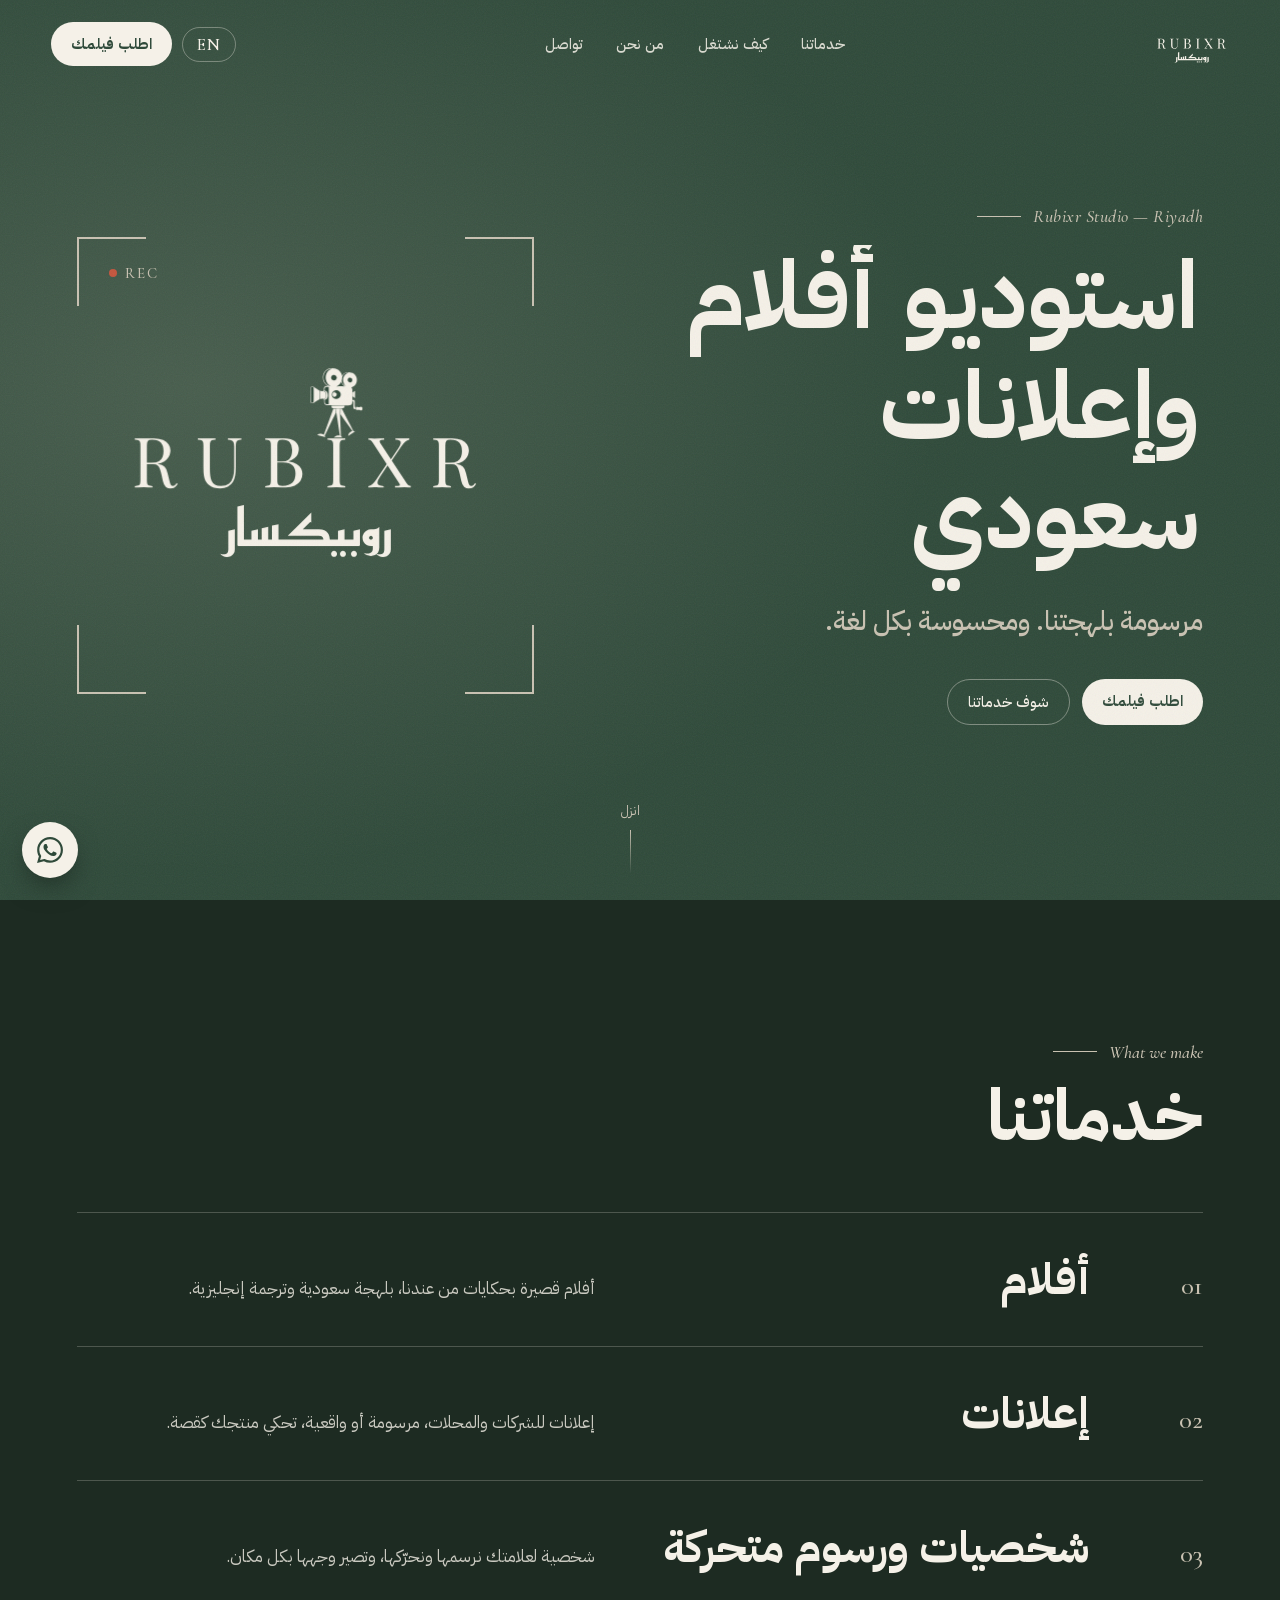
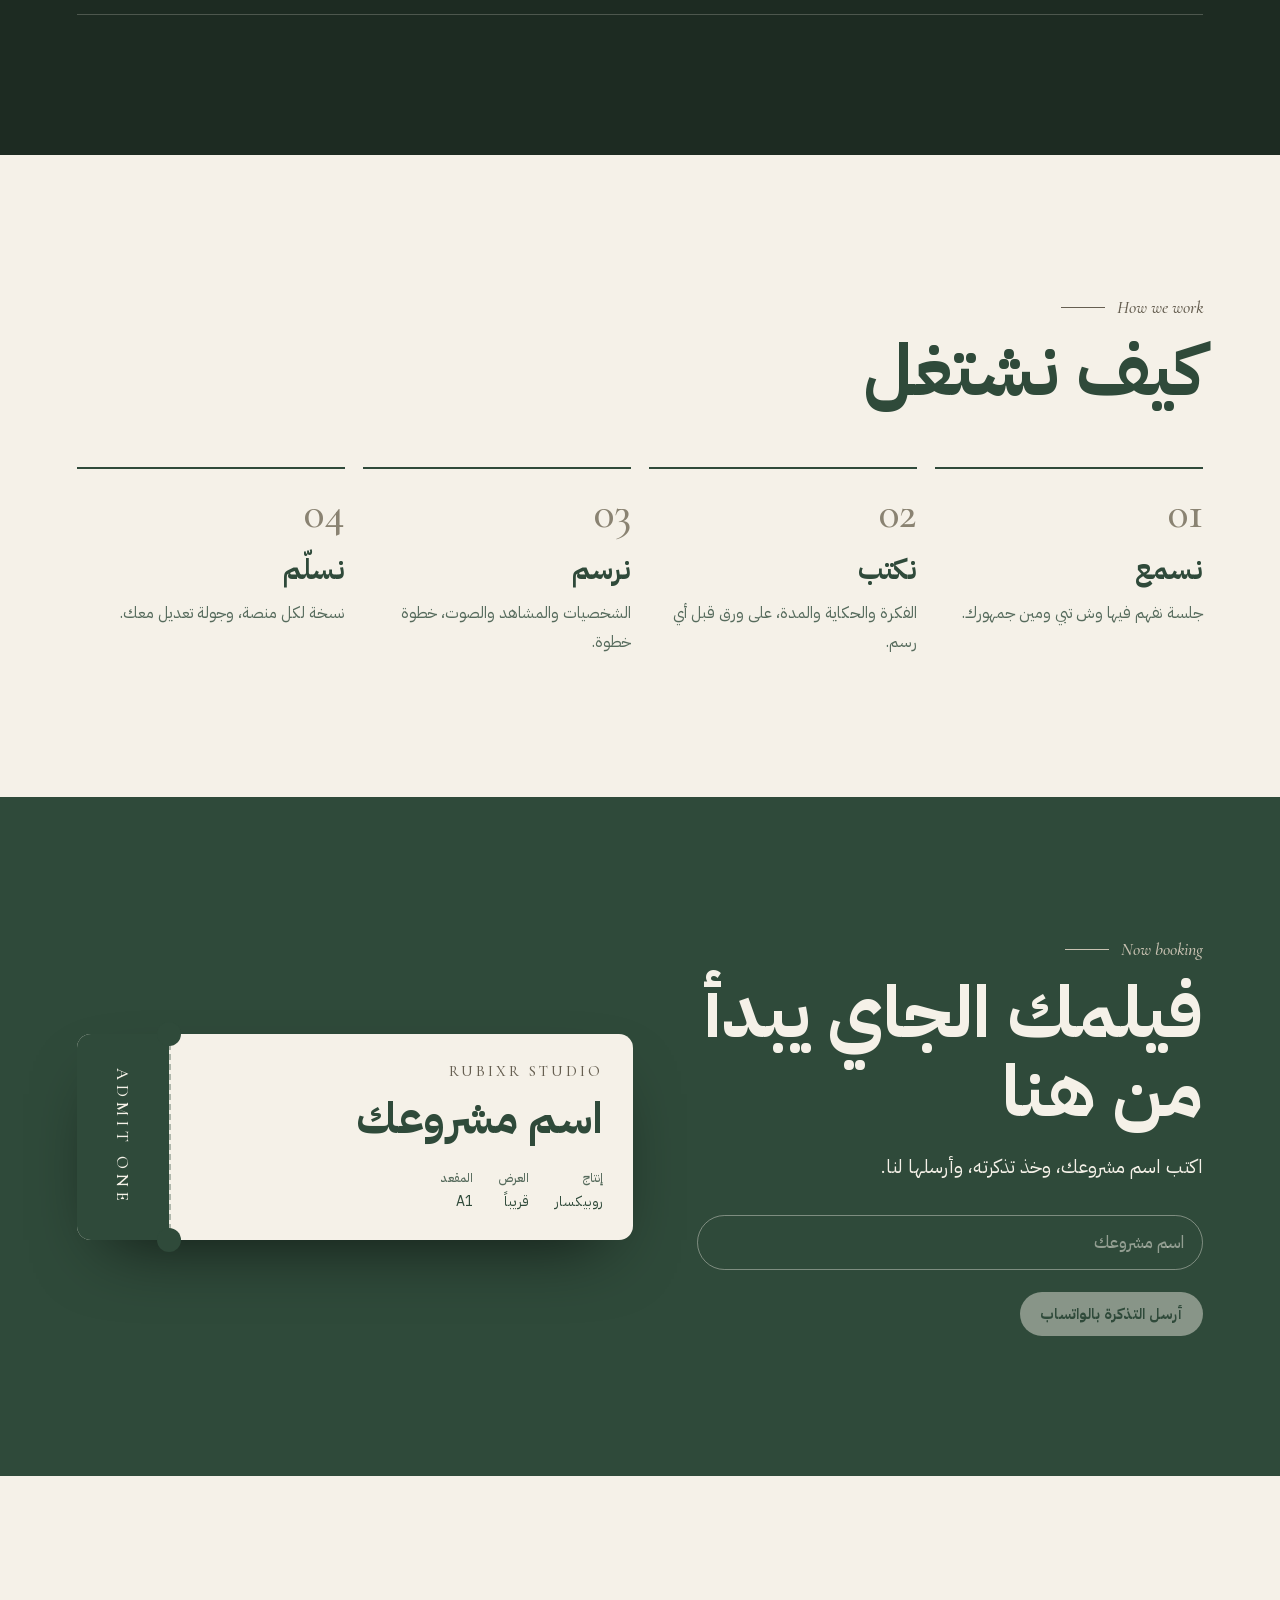
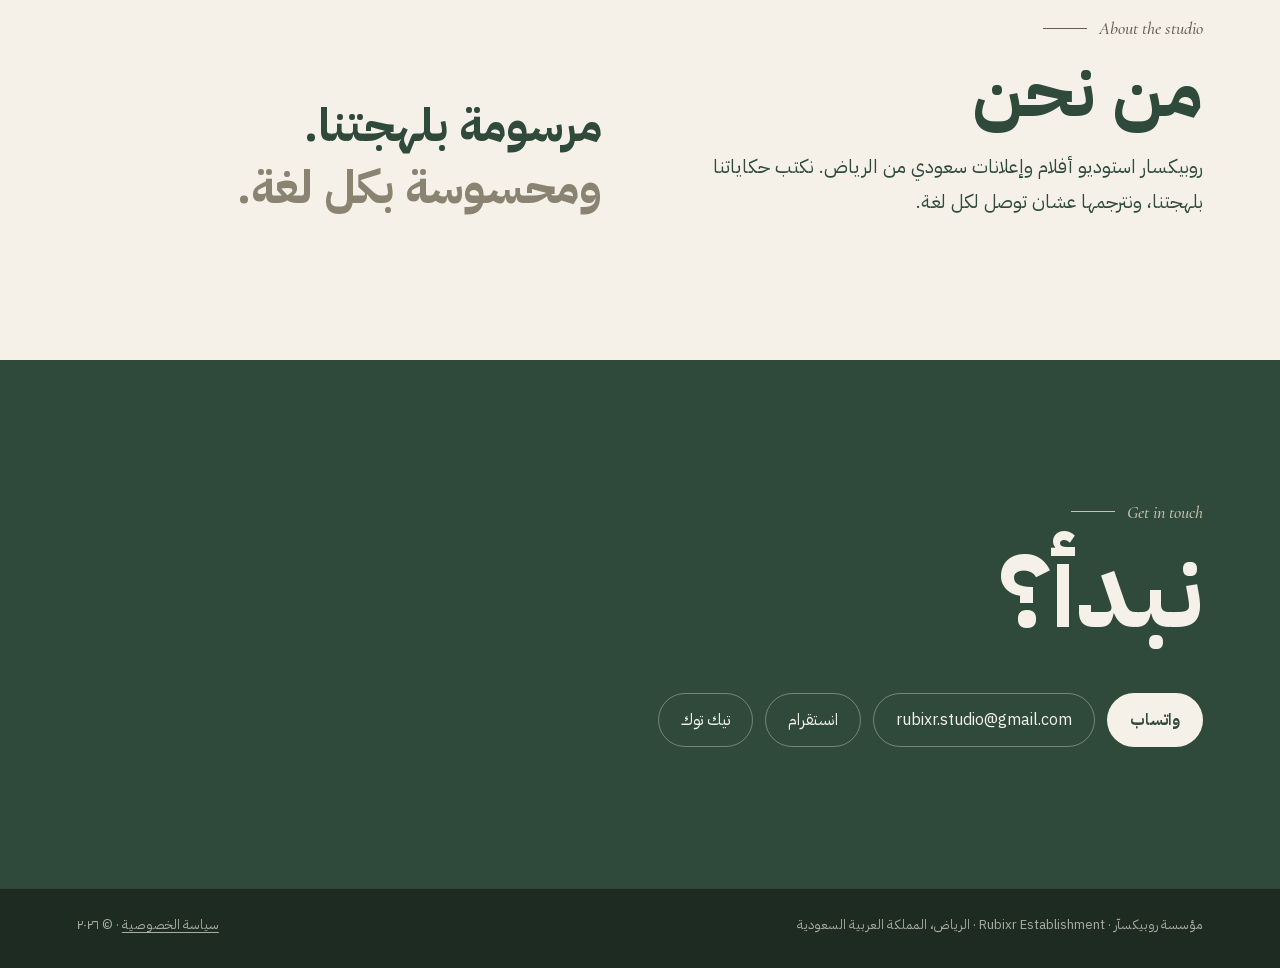
<file: index.html>
<!doctype html>
<html lang="ar" dir="rtl">
<head>
<meta charset="utf-8">
<meta name="facebook-domain-verification" content="s2qvc4gsalgpih2ttcna2ycm9f2x2z" />
<meta name="viewport" content="width=device-width, initial-scale=1">
<title>روبيكسار | استوديو أفلام وإعلانات سعودي</title>
<meta name="description" content="روبيكسار، استوديو أفلام وإعلانات سعودي. مرسومة بلهجتنا. ومحسوسة بكل لغة. Rubixr Studio — Saudi film & ads studio.">
<meta property="og:title" content="Rubixr Studio · روبيكسار">
<meta property="og:description" content="استوديو أفلام وإعلانات سعودي · Saudi film & ads studio">
<meta property="og:image" content="https://rubixr.studio/assets/og.png">
<meta property="og:url" content="https://rubixr.studio/">
<link rel="alternate" hreflang="ar" href="https://rubixr.studio/">
<link rel="alternate" hreflang="en" href="https://rubixr.studio/en/">
<meta name="theme-color" content="#2F4A3A">
<link rel="icon" href="assets/icon.svg" type="image/svg+xml">
<link rel="apple-touch-icon" href="assets/apple-touch-icon.png">
<link rel="stylesheet" href="assets/fonts.css">
<style>
  :root{--green:#2F4A3A;--deep:#1d2b22;--cream:#F5F1E8;--sand:#C9C2B2;--ease:cubic-bezier(.22,1,.36,1)}
  *{box-sizing:border-box;margin:0;padding:0}
  html{background:var(--deep)}
  body{font-family:"IBM Plex Sans Arabic",Tahoma,sans-serif;color:var(--cream);background:var(--green);overflow-x:hidden}
  a{color:inherit;text-decoration:none}

  /* ── شريط التنقّل ── */
  .nav{position:fixed;inset:0 0 auto 0;z-index:20;display:flex;align-items:center;justify-content:space-between;gap:24px;padding:22px clamp(18px,4vw,56px);opacity:0;transform:translateY(-12px);animation:in .9s var(--ease) 2.9s forwards}
  .nav{transition:background .4s,padding .4s,backdrop-filter .4s}
  .nav.scrolled{background:rgba(29,43,34,.82);backdrop-filter:blur(12px);-webkit-backdrop-filter:blur(12px);padding-block:12px}
  .brand{display:flex;align-items:center;gap:12px}
  .brand svg{height:44px;width:auto}
  .brand svg .character{display:none}
  .links{display:flex;gap:clamp(18px,2.6vw,38px);font-size:15px;font-weight:500}
  .links a{position:relative;opacity:.86;transition:opacity .25s}
  .links a::after{content:"";position:absolute;inset-inline:0;bottom:-6px;height:1px;background:var(--sand);transform:scaleX(0);transform-origin:right;transition:transform .35s var(--ease)}
  .links a:hover{opacity:1}.links a:hover::after{transform:scaleX(1)}
  .acts{display:flex;align-items:center;gap:10px}
  .lang{font-family:"Cormorant Garamond",serif;font-size:17px;font-weight:500;letter-spacing:1px;padding:6px 14px;border:1px solid rgba(245,241,232,.35);border-radius:999px;transition:background .25s,color .25s}
  .lang:hover{background:var(--cream);color:var(--green)}
  .cta{font-weight:700;font-size:15px;padding:11px 20px;border-radius:999px;background:var(--cream);color:var(--green);transition:transform .25s var(--ease),box-shadow .25s}
  .cta:hover{transform:translateY(-2px);box-shadow:0 10px 30px -10px rgba(0,0,0,.6)}
  .burger{display:none;width:42px;height:42px;border-radius:50%;border:1px solid rgba(245,241,232,.35);background:none;color:var(--cream)}
  .burger span{display:block;width:16px;height:1.5px;background:currentColor;margin:4px auto}

  .mnav{position:fixed;inset:0;z-index:19;display:flex;flex-direction:column;justify-content:center;gap:10px;padding:0 28px;background:var(--deep);opacity:0;visibility:hidden;transition:opacity .35s,visibility .35s}
  .mnav a{font-size:38px;font-weight:700;padding:8px 0;border-bottom:1px solid rgba(245,241,232,.12)}
  .mnav a[lang=en]{font-family:"Cormorant Garamond",serif;font-size:26px;font-weight:500;border-bottom:0;margin-top:14px;color:var(--sand)}
  body.menu .mnav{opacity:1;visibility:visible}
  body.menu{overflow:hidden}
  a:focus-visible,button:focus-visible,input:focus-visible{outline:2px solid var(--sand);outline-offset:3px}

  /* ── أول شاشة ── */
  .hero{position:relative;min-height:100svh;display:grid;grid-template-columns:1.15fr .85fr;align-items:center;gap:clamp(24px,4vw,64px);padding:120px clamp(18px,6vw,96px) 90px;overflow:hidden;isolation:isolate}
  .hero::before{content:"";position:absolute;inset:-20%;z-index:-1;background:radial-gradient(60% 55% at 25% 45%,rgba(201,194,178,.16),transparent 70%)}
  .grain{position:absolute;inset:-50%;z-index:5;pointer-events:none;opacity:.07;background-image:url("data:image/svg+xml,%3Csvg xmlns='http://www.w3.org/2000/svg' width='160' height='160'%3E%3Cfilter id='n'%3E%3CfeTurbulence type='fractalNoise' baseFrequency='.9' numOctaves='2' stitchTiles='stitch'/%3E%3C/filter%3E%3Crect width='100%25' height='100%25' filter='url(%23n)'/%3E%3C/svg%3E");animation:grain 1s steps(6) infinite}

  /* أشرطة السينما تنفتح */
  .bar{position:fixed;inset-inline:0;height:50vh;background:var(--deep);z-index:30;pointer-events:none}
  .bar.top{top:0;animation:barTop 1.25s var(--ease) .35s forwards}
  .bar.bot{bottom:0;animation:barBot 1.25s var(--ease) .35s forwards}

  .copy{position:relative;z-index:2}
  .kicker{display:flex;align-items:center;gap:12px;font-family:"Cormorant Garamond",serif;font-style:italic;font-size:clamp(15px,1.4vw,19px);letter-spacing:.5px;color:var(--sand);direction:ltr;justify-content:flex-end;opacity:0;animation:in .8s var(--ease) 1.9s forwards}
  .kicker i{display:block;width:44px;height:1px;background:var(--sand)}
  h1{margin-top:18px;font-weight:700;font-size:clamp(44px,7.4vw,118px);line-height:1.08}
  h1 .w{display:inline-block;overflow:hidden;vertical-align:bottom;padding:0 .04em .32em;margin-bottom:-.24em}
  h1 .w>span{display:inline-block;transform:translateY(160%);animation:rise 1s var(--ease) forwards}
  .slogan{margin-top:26px;font-size:clamp(20px,2.1vw,30px);font-weight:500;color:var(--sand);opacity:0;animation:in 1s var(--ease) 2.55s forwards}
  .buttons{margin-top:38px;display:flex;flex-wrap:wrap;gap:12px;opacity:0;animation:in .9s var(--ease) 2.8s forwards}
  .buttons .ghost{font-weight:500;font-size:15px;padding:11px 20px;border-radius:999px;border:1px solid rgba(245,241,232,.4)}

  /* الشعار داخل عدسة */
  .frame{position:relative;z-index:2;aspect-ratio:1/1;display:grid;place-items:center}
  .frame .c{position:absolute;width:15%;height:15%;border-color:var(--sand);border-style:solid;border-width:0;opacity:0;animation:corner .7s var(--ease) 1.35s forwards}
  .c.tr{top:0;right:0;border-top-width:2px;border-right-width:2px}
  .c.tl{top:0;left:0;border-top-width:2px;border-left-width:2px;animation-delay:1.45s}
  .c.br{bottom:0;right:0;border-bottom-width:2px;border-right-width:2px;animation-delay:1.55s}
  .c.bl{bottom:0;left:0;border-bottom-width:2px;border-left-width:2px;animation-delay:1.65s}
  .rec{position:absolute;top:6%;left:7%;display:flex;align-items:center;gap:8px;font-family:"Cormorant Garamond",serif;font-size:15px;letter-spacing:2px;color:var(--sand);direction:ltr;opacity:0;animation:in .6s ease 2.2s forwards}
  .rec b{width:8px;height:8px;border-radius:50%;background:#c4553d;animation:blink 1.2s steps(2) 2.4s infinite}
  .logo{width:82%;height:auto;overflow:visible}
  .logo .a-char{transform-box:fill-box;transform-origin:50% 100%;opacity:0;animation:drop 1s var(--ease) 1.6s forwards}
  .logo .wordmark>path{opacity:0;transform-box:fill-box;animation:letter .8s var(--ease) forwards}
  .logo .wordmark>path:nth-of-type(1){animation-delay:1.85s}.logo .wordmark>path:nth-of-type(2){animation-delay:1.92s}.logo .wordmark>path:nth-of-type(3){animation-delay:1.99s}.logo .wordmark>path:nth-of-type(4){animation-delay:2.06s}.logo .wordmark>path:nth-of-type(5){animation-delay:2.13s}.logo .wordmark>path:nth-of-type(6){animation-delay:2.20s}
  .logo .a-ar{opacity:0;transform:translateY(6%);transform-box:fill-box;animation:in 1s var(--ease) 2.45s forwards}

  .cue{position:absolute;bottom:26px;inset-inline-start:50%;transform:translateX(50%);display:flex;flex-direction:column;align-items:center;gap:10px;font-size:13px;color:var(--sand);opacity:0;animation:in .8s ease 3.3s forwards}
  .cue i{display:block;width:1px;height:44px;background:linear-gradient(var(--sand),transparent);transform-origin:top;animation:cue 1.8s var(--ease) 3.5s infinite}

  .next{min-height:60vh;display:grid;place-items:center;background:var(--cream);color:var(--green);font-size:20px}

  /* ── الأقسام ── */
  .sec{position:relative;padding:clamp(80px,11vw,150px) clamp(18px,6vw,96px)}
  .sec.cream{background:var(--cream);color:var(--green)}
  .sec.deep{background:var(--deep)}
  .eyebrow{display:flex;align-items:center;gap:12px;font-family:"Cormorant Garamond",serif;font-style:italic;font-size:18px;color:var(--sand);direction:ltr;justify-content:flex-end}
  .cream .eyebrow{color:#665f51}
  .eyebrow i{display:block;width:44px;height:1px;background:currentColor}
  h2{margin-top:14px;font-weight:700;font-size:clamp(38px,5.6vw,84px);line-height:1.1}
  .lead{margin-top:18px;max-width:46ch;font-size:clamp(17px,1.5vw,21px);line-height:1.8;opacity:.85}
  .draft{display:inline-block;margin-inline-start:10px;vertical-align:middle;font:500 12px/1 "IBM Plex Sans Arabic";padding:5px 9px;border-radius:999px;border:1px dashed currentColor;opacity:.6}
  .rv{opacity:0;transform:translateY(36px);transition:opacity 1s var(--ease),transform 1s var(--ease)}
  .rv.on{opacity:1;transform:none}

  /* خدماتنا — صفوف كبيرة مثل قائمة أفلام */
  .svc{margin-top:56px;border-top:1px solid rgba(245,241,232,.22)}
  .svc li{list-style:none;display:grid;grid-template-columns:90px 1fr 1.1fr;align-items:baseline;gap:24px;padding:34px 0;border-bottom:1px solid rgba(245,241,232,.22);transition:padding .4s var(--ease)}
  .svc li:hover{padding-inline-start:14px}
  .svc .n{font-family:"Cormorant Garamond",serif;font-size:26px;color:var(--sand);direction:ltr;text-align:right}
  .svc h3{font-size:clamp(28px,3.4vw,50px);font-weight:700}
  .svc p{font-size:17px;line-height:1.8;opacity:.8}

  /* كيف نشتغل */
  .steps{margin-top:56px;display:grid;grid-template-columns:repeat(4,1fr);gap:18px}
  .step{border-top:2px solid var(--green);padding-top:22px}
  .step .n{font-family:"Cormorant Garamond",serif;font-size:44px;line-height:1;color:#8a8372;direction:ltr;text-align:right}
  .step h3{margin-top:14px;font-size:28px;font-weight:700}
  .step p{margin-top:8px;font-size:16px;line-height:1.8;opacity:.8}

  /* التذكرة */
  .ticket-wrap{display:grid;grid-template-columns:1fr 1.1fr;gap:clamp(30px,5vw,80px);align-items:center}
  .ticket-form{margin-top:30px;display:flex;gap:10px;flex-wrap:wrap}
  .ticket-form input{flex:1 1 220px;font:500 17px "IBM Plex Sans Arabic";padding:14px 18px;border-radius:999px;border:1px solid rgba(245,241,232,.4);background:transparent;color:var(--cream);outline:none}
  .ticket-form input:focus{border-color:var(--cream)}
  .ticket-form input::placeholder{color:rgba(245,241,232,.5)}
  .ticket{position:relative;display:grid;grid-template-columns:1fr 92px;background:var(--cream);color:var(--green);border-radius:14px;box-shadow:0 30px 70px -30px rgba(0,0,0,.7);transform:rotate(-2deg);transition:transform .6s var(--ease)}
  .ticket:hover{transform:rotate(0)}
  .ticket .main{padding:28px 30px;border-inline-end:2px dashed rgba(47,74,58,.35)}
  .ticket .lbl{font-family:"Cormorant Garamond",serif;font-size:15px;letter-spacing:3px;color:#665f51;direction:ltr;text-align:right}
  .ticket .title{margin-top:14px;font-size:clamp(30px,3.4vw,46px);font-weight:700;line-height:1.15;min-height:1.2em;word-break:break-word}
  .ticket .meta{margin-top:22px;display:flex;gap:26px;font-size:14px}
  .ticket .meta b{display:block;font-size:12px;font-weight:500;opacity:.8;margin-bottom:4px}
  .ticket .stub{display:grid;place-items:center;background:var(--green);color:var(--cream);border-radius:0 14px 14px 0;writing-mode:vertical-rl;font-family:"Cormorant Garamond",serif;letter-spacing:5px;font-size:17px}
  [dir=rtl] .ticket .stub{border-radius:14px 0 0 14px}
  .ticket::before,.ticket::after{content:"";position:absolute;inset-inline-end:80px;width:24px;height:24px;border-radius:50%;background:var(--green)}
  .ticket::before{top:-12px}.ticket::after{bottom:-12px}
  .send{margin-top:22px;display:inline-flex}
  .send[aria-disabled=true]{opacity:.45;pointer-events:none}

  /* من نحن */
  .about{display:grid;grid-template-columns:1fr 1fr;gap:clamp(30px,6vw,100px);align-items:end}
  .quote{font-size:clamp(30px,3.6vw,56px);font-weight:700;line-height:1.35}
  .quote span{color:#8a8372}

  /* تواصل + الفوتر */
  .contact h2{font-size:clamp(46px,8vw,128px)}
  .ways{margin-top:44px;display:flex;flex-wrap:wrap;gap:12px}
  .ways a{display:inline-flex;align-items:center;gap:10px;padding:14px 22px;border-radius:999px;border:1px solid rgba(245,241,232,.35);font-size:16px;transition:background .25s,color .25s}
  .ways a:hover{background:var(--cream);color:var(--green)}
  .ways a.wa{background:var(--cream);color:var(--green);font-weight:700}
  footer{display:flex;flex-wrap:wrap;justify-content:space-between;gap:16px;padding:26px clamp(18px,6vw,96px) 34px;background:var(--deep);border-top:1px solid rgba(245,241,232,.1);font-size:13px;color:rgba(245,241,232,.65)}
  footer a{text-decoration:underline;text-underline-offset:3px}
  footer span{direction:ltr;unicode-bidi:isolate}
  .float-wa{position:fixed;bottom:22px;left:22px;z-index:25;width:56px;height:56px;border-radius:50%;display:grid;place-items:center;background:var(--cream);color:var(--green);box-shadow:0 12px 30px -10px rgba(0,0,0,.6);opacity:0;animation:in .8s var(--ease) 3.6s forwards}
  .float-wa svg{width:26px;height:26px;fill:currentColor}

  @keyframes barTop{to{transform:translateY(-100%);visibility:hidden}}
  @keyframes barBot{to{transform:translateY(100%);visibility:hidden}}
  @keyframes in{to{opacity:1;transform:none}}
  @keyframes rise{to{transform:none}}
  @keyframes corner{from{opacity:0;transform:scale(1.25)}to{opacity:1;transform:none}}
  @keyframes drop{from{opacity:0;transform:translateY(-14%)}to{opacity:1;transform:none}}
  @keyframes letter{from{opacity:0;transform:translateY(18%)}to{opacity:1;transform:none}}
  @keyframes blink{50%{opacity:0}}
  @keyframes cue{0%{transform:scaleY(0)}50%{transform:scaleY(1)}100%{transform:scaleY(1);opacity:0}}
  @keyframes grain{0%{transform:translate(0,0)}20%{transform:translate(-3%,2%)}40%{transform:translate(2%,-3%)}60%{transform:translate(-2%,-1%)}80%{transform:translate(3%,3%)}100%{transform:translate(0,0)}}

  @media (max-width:860px){
    .links{display:none}
    .lang{padding:5px 11px;font-size:15px}
    .burger{display:block}
    .cta{padding:10px 16px;font-size:14px}
    .hero{grid-template-columns:1fr;padding-top:104px;gap:8px;text-align:right}
    .frame{order:-1;width:min(78vw,380px);justify-self:center}
    .kicker{justify-content:flex-end}
    h1{font-size:clamp(40px,11.5vw,64px)}
    .cue{display:none}
    .svc li{grid-template-columns:44px 1fr;gap:6px 14px}
    .svc li p{grid-column:2}
    .steps{grid-template-columns:1fr 1fr;gap:28px 16px}
    .ticket-wrap,.about{grid-template-columns:1fr}
    .ticket{grid-template-columns:1fr 64px}
    .ticket::before,.ticket::after{inset-inline-end:52px}
  }
  @media (prefers-reduced-motion:reduce){
    *,*::before,*::after{animation-duration:.01s!important;animation-delay:0s!important;animation-iteration-count:1!important}
  }
</style>
</head>
<body>
<div class="bar top" aria-hidden="true"></div>
<div class="bar bot" aria-hidden="true"></div>

<header class="nav">
  <a class="brand" href="#" aria-label="روبيكسار">
    <svg viewBox="60 120 1080 632" aria-hidden="true">
  
  
  <g class="wordmark" transform="translate(100 201.6)">
        <path fill="#F5F1E8"
       d="m 8.4,158.4 q 4.2,0.2 11,0.4 6.8,0.2 13.4,0.2 9.4,0 18,-0.2 8.6,-0.2 12.2,-0.2 16.2,0 26.8,4.6 10.8,4.6 16,12.6 5.4,7.8 5.4,17.6 0,6 -2.4,12.8 -2.4,6.8 -8.4,12.8 -5.8,6 -16,10 -10.2,3.8 -25.8,3.8 H 39.4 v -4 h 17.2 q 14.2,0 21.6,-4.4 7.6,-4.6 10.2,-12 2.8,-7.6 2.8,-16.8 0,-15.8 -7.6,-24.4 -7.4,-8.8 -25.6,-8.8 -9.2,0 -12,3.4 -2.8,3.4 -2.8,13.8 v 99.2 q 0,7.2 1.2,10.8 1.2,3.6 4.6,4.8 3.6,1.2 10.4,1.6 v 4 q -4.6,-0.4 -11.6,-0.4 -6.8,-0.2 -13.8,-0.2 -7.8,0 -14.6,0.2 -6.8,0 -11,0.4 v -4 q 6.8,-0.4 10.2,-1.6 3.6,-1.2 4.8,-4.8 1.2,-3.6 1.2,-10.8 v -99.2 q 0,-7.4 -1.2,-10.8 -1.2,-3.6 -4.8,-4.8 -3.4,-1.4 -10.2,-1.6 z m 31.8,71 q 10.8,0.4 17,1 6.2,0.4 10,0.8 4,0.4 7.6,1 13.4,2.2 19.2,8.2 6,5.8 8.8,18.2 l 5,20.4 q 2,8.8 4,12.8 2.2,3.8 6.6,3.6 3.4,-0.2 5.6,-2.2 2.4,-2 5,-5.4 l 3,2.2 q -4.2,6.2 -8.8,9.6 -4.4,3.2 -12.6,3.2 -7.4,0 -13,-4.4 Q 92,294 89.2,281.2 l -4.4,-20 q -1.8,-8.6 -4.2,-14.8 -2.2,-6.4 -6.4,-10 -4,-3.6 -12,-3.6 H 40.6 Z"
       />
    <path fill="#F5F1E8"
       d="m 315.60014,158.4 v 4 q -6.8,0.2 -10.4,2 -3.4,1.8 -4.6,5.8 -1.2,4 -1.2,11.4 v 60.2 q 0,14 -1.8,24.4 -1.8,10.4 -6.4,18 -5,8.4 -14.6,13.6 -9.6,5 -22,5 -9.6,0 -18.4,-2.4 -8.6,-2.2 -15.2,-8.4 -5.8,-5.6 -9.2,-11.8 -3.2,-6.2 -4.4,-15.2 -1.2,-9 -1.2,-22.6 v -62.8 q 0,-7.4 -1.2,-10.8 -1.2,-3.6 -4.8,-4.8 -3.4,-1.4 -10.2,-1.6 v -4 q 4.2,0.2 11,0.4 6.8,0.2 14.6,0.2 7,0 13.8,-0.2 7,-0.2 11.6,-0.4 v 4 q -6.8,0.2 -10.4,1.6 -3.4,1.2 -4.6,4.8 -1.2,3.4 -1.2,10.8 v 66.2 q 0,10.2 1,19.4 1,9 4,16 3.2,6.8 9.6,10.8 6.4,3.8 17,3.8 15.2,0 23.4,-6.6 8.4,-6.8 11.6,-18.6 3.4,-11.8 3.4,-26.6 v -62.4 q 0,-7.4 -1.8,-11.4 -1.6,-4 -5.6,-5.8 -4,-1.8 -10.8,-2 v -4 q 3.6,0.2 9.4,0.4 6,0.2 11,0.2 5.2,0 10.2,-0.2 5.2,-0.2 8.4,-0.4 z"
       />
    <path fill="#F5F1E8"
       d="m 384.4,158.4 q 4.2,0.2 11,0.4 6.8,0.2 13.4,0.2 9.4,0 18,-0.2 8.6,-0.2 12.2,-0.2 21,0 31.6,8.8 10.6,8.8 10.6,22.6 0,7 -3,13.8 -2.8,6.6 -9.6,12.2 -6.6,5.4 -17.8,8.8 v 0.4 q 15.8,2 24.6,7.6 9,5.4 12.6,12.8 3.6,7.4 3.6,15.6 0,11.4 -5.8,20.2 -5.6,8.6 -16.4,13.6 -10.8,5 -25.8,5 -4.4,0 -13.2,-0.2 -8.8,-0.4 -21.2,-0.4 -7,0 -13.8,0.2 -6.8,0 -11,0.4 v -4 q 6.8,-0.4 10.2,-1.6 3.6,-1.2 4.8,-4.8 1.2,-3.6 1.2,-10.8 v -99.2 q 0,-7.4 -1.2,-10.8 -1.2,-3.6 -4.8,-4.8 -3.4,-1.4 -10.2,-1.6 z m 49.6,4 q -9.2,0 -12,3.4 -2.8,3.4 -2.8,13.8 v 99.2 q 0,7 1.2,10.6 1.2,3.6 4.4,4.8 3.2,1.2 9.4,1.2 19.6,0 28.4,-9 9,-9.2 9,-26 0,-15.4 -8.4,-23.8 -8.2,-8.4 -27.2,-8.4 h -20.6 q 0,0 0,-1.6 0,-1.8 0,-1.8 h 17.2 q 11.8,0 18.2,-4.4 6.4,-4.6 8.8,-12 2.4,-7.6 2.4,-16.2 0,-14.8 -6.6,-22.2 -6.4,-7.6 -21.4,-7.6 z"
       />
    <path fill="#F5F1E8"
       d="m 614.99985,158.4 v 4 q -6.8,0.2 -10.4,1.6 -3.4,1.2 -4.6,4.8 -1.2,3.4 -1.2,10.8 v 99.2 q 0,7.2 1.2,10.8 1.2,3.6 4.6,4.8 3.6,1.2 10.4,1.6 v 4 q -4.6,-0.4 -11.6,-0.4 -6.8,-0.2 -13.8,-0.2 -7.8,0 -14.6,0.2 -6.8,0 -11,0.4 v -4 q 6.8,-0.4 10.2,-1.6 3.6,-1.2 4.8,-4.8 1.2,-3.6 1.2,-10.8 v -99.2 q 0,-7.4 -1.2,-10.8 -1.2,-3.6 -4.8,-4.8 -3.4,-1.4 -10.2,-1.6 v -4 q 4.2,0.2 11,0.4 6.8,0.2 14.6,0.2 7,0 13.8,-0.2 7,-0.2 11.6,-0.4 z"
       />
    <path fill="#F5F1E8"
       d="m 727.19996,158.4 v 4.2 q -10,0 -12.2,2.2 -2.2,2 0.6,6.6 l 74.8,114.4 q 3.8,5.8 6.4,7.8 2.6,1.8 7,2.2 v 4.2 q -2.6,-0.2 -7.4,-0.4 -4.6,-0.4 -9.8,-0.4 -8,0 -16.2,0.4 -8,0.2 -12,0.4 v -4.2 q 10,0 12.8,-1.2 2.8,-1.2 0,-5.6 l -76,-116.4 q -3.8,-5.8 -6.4,-7.8 -2.4,-2 -7,-2.2 v -4.2 q 2.6,0.2 7.4,0.6 4.8,0.2 9.8,0.2 8.2,0 15.4,-0.2 7.2,-0.4 12.8,-0.6 z m 11,68.6 q 0,0 0.4,1.4 0.4,1.2 0.8,2.6 0.6,1.2 0.6,1.2 l -24.6,36.6 q -7.2,10.8 -7.6,16.6 -0.2,5.8 4.6,8.2 4.8,2.2 13.2,2.4 v 4 q -2.8,-0.2 -6.4,-0.2 -3.6,-0.2 -7.4,-0.2 -3.6,-0.2 -7.2,-0.2 -3.4,0 -6,0 -5,0 -9.6,0.2 -4.4,0 -7.4,0.4 v -4 q 6.2,-1 11.6,-5.6 5.4,-4.6 11,-12.8 z m 61.4,-68.6 v 4 q -6.2,0.8 -11.6,5.6 -5.4,4.6 -11,12.8 l -32.2,48 q 0,0 -0.6,-2.6 -0.6,-2.6 -0.6,-2.6 l 22.8,-34 q 7.2,-10.8 8.4,-16.6 1.2,-5.8 -2.8,-8 -4,-2.4 -12.4,-2.6 v -4 q 3.8,0.2 7.8,0.4 4,0 7.8,0.2 4,0 7.4,0 5.2,0 9.6,-0.2 4.4,-0.2 7.4,-0.4 z"
       />
    <path fill="#F5F1E8"
       d="m 868.60013,158.4 q 4.2,0.2 11,0.4 6.8,0.2 13.4,0.2 9.4,0 18,-0.2 8.6,-0.2 12.2,-0.2 16.2,0 26.8,4.6 10.8,4.6 16,12.6 5.4,7.8 5.4,17.6 0,6 -2.4,12.8 -2.4,6.8 -8.4,12.8 -5.8,6 -16,10 -10.2,3.8 -25.8,3.8 h -19.2 v -4 h 17.2 q 14.2,0 21.6,-4.4 7.6,-4.6 10.2,-12 2.8,-7.6 2.8,-16.8 0,-15.8 -7.6,-24.4 -7.4,-8.8 -25.6,-8.8 -9.2,0 -12,3.4 -2.8,3.4 -2.8,13.8 v 99.2 q 0,7.2 1.2,10.8 1.2,3.6 4.6,4.8 3.6,1.2 10.4,1.6 v 4 q -4.6,-0.4 -11.6,-0.4 -6.8,-0.2 -13.8,-0.2 -7.8,0 -14.6,0.2 -6.8,0 -11,0.4 v -4 q 6.8,-0.4 10.2,-1.6 3.6,-1.2 4.8,-4.8 1.2,-3.6 1.2,-10.8 v -99.2 q 0,-7.4 -1.2,-10.8 -1.2,-3.6 -4.8,-4.8 -3.4,-1.4 -10.2,-1.6 z m 31.8,71 q 10.8,0.4 17,1 6.2,0.4 10,0.8 4,0.4 7.6,1 13.4,2.2 19.2,8.2 6,5.8 8.8,18.2 l 5,20.4 q 2,8.8 4,12.8 2.2,3.8 6.6,3.6 3.4,-0.2 5.6,-2.2 2.4,-2 5,-5.4 l 3,2.2 q -4.2,6.2 -8.8,9.6 -4.4,3.2 -12.6,3.2 -7.4,0 -13,-4.4 -5.6,-4.4 -8.4,-17.2 l -4.4,-20 q -1.8,-8.6 -4.2,-14.8 -2.2,-6.4 -6.4,-10 -4,-3.6 -12,-3.6 h -21.6 z"
       />
  </g>
  <g class="a-char"><g class="character" transform="translate(505.7 76.0) scale(0.3550)">
<g class="camera">
<path fill="#F5F1E8" d="M474.372 231.211C482.126 230.644 503.517 233.058 510.996 234.657C539.219 240.691 558.537 266.503 564.002 293.225C570.947 280.069 579.025 272.337 593.109 266.637C604.732 261.933 614.843 263.201 626.841 265.022C635.295 266.306 640.302 266.804 648.374 270.429C663.154 277.225 674.602 289.65 680.166 304.936C685.846 320.393 684.982 340.356 677.766 355.149C668.666 373.805 657.701 381.17 638.911 387.846C645.298 395.395 646.76 399.395 646.85 409.202L646.919 479.013C646.892 489.757 646.886 500.768 646.309 511.499C645.058 534.803 622.212 532.993 605.413 532.792L584.181 532.519L476.602 531.615C443.767 531.155 415.025 538.913 418.021 494.848C418.184 492.451 417.992 488.993 417.982 486.474C413.127 484.718 412.613 484.816 411.941 479.535C404.743 480.099 391.452 480.423 384.352 480.17C384.602 473.4 385.829 465.063 386.221 457.947C387.083 442.294 386.164 429.703 383.956 414.315C389.326 415.277 394.72 416.101 400.132 416.789C401.204 416.915 409.233 417.803 409.647 417.635C410.016 416.667 409.736 415.971 409.986 415.095C410.989 411.593 414.2 413.005 416.209 411.841C416.821 407.993 415.346 403.556 415.569 399.625C416.829 377.389 432.193 375.408 449.57 375.598C385.29 345.117 397.277 237.518 474.372 231.211Z"/>
<path fill="#2F4A3A" d="M513.875 408.99C533.938 407.397 551.467 422.428 552.954 442.498C554.441 462.569 539.318 480.019 519.24 481.4C499.311 482.771 482.019 467.785 480.543 447.863C479.067 427.942 493.962 410.571 513.875 408.99Z"/>
<path fill="#F5F1E8" d="M513.602 429.188C515.35 430.273 516.756 432.786 517.733 434.6C529.238 455.968 498.888 477.357 487.625 453.703C485.02 448.135 484.765 441.752 486.92 435.994C488.619 431.369 492.146 427.648 496.673 425.705C501.624 423.542 504.912 424.071 509.656 425.983C512.155 426.614 512.236 426.773 513.602 429.188Z"/>
<path fill="#2F4A3A" d="M509.656 425.983C512.155 426.614 512.236 426.773 513.602 429.188C514.094 433.478 512.314 435.977 507.129 433.85C505.125 433.029 504.688 426.744 509.254 426.433L509.656 425.983Z"/>
<path fill="#2F4A3A" d="M509.656 425.983C512.155 426.614 512.236 426.773 513.602 429.188C511.926 428.658 512.071 428.464 510.586 427.386L509.254 426.433L509.656 425.983Z"/>
<path fill="#2F4A3A" d="M434.951 383.224C440.669 383.03 449.32 383.57 455.224 383.808C455.936 398.058 455.541 415.657 455.547 430.057L455.378 523.904C443.273 524.236 433.324 526.425 425.381 515.387C421.76 507.875 422.985 494.954 423.119 486.135C427.5 485.662 432.993 485.345 436.559 482.348C451.952 469.406 451.047 436.733 439.851 421.502C435.589 415.704 428.695 413.531 421.98 412.798C420.852 401.206 420.024 385.581 434.951 383.224Z"/>
<path fill="#2F4A3A" d="M472.416 375.569C451.306 373.715 433.441 363.137 422.911 344.637C395.345 296.21 426.66 236.128 482.905 233.866L482.704 234.923C480.821 235.432 478.647 236.098 476.824 236.775C459.208 243.408 444.986 256.827 437.341 274.028C428.676 293.725 428.083 316.034 435.689 336.163C442.824 354.666 454.357 367.536 472.416 375.569Z"/>
<path fill="#2F4A3A" d="M494.531 285.714C506.996 284.242 518.287 293.177 519.718 305.647C521.149 318.118 512.177 329.378 499.701 330.768C487.285 332.151 476.089 323.23 474.664 310.818C473.24 298.406 482.123 287.18 494.531 285.714Z"/>
<path fill="#2F4A3A" d="M623.842 309.109C634.035 306.91 644.075 313.412 646.239 323.613C648.403 333.814 641.867 343.831 631.658 345.96C621.5 348.078 611.542 341.581 609.388 331.429C607.235 321.278 613.698 311.298 623.842 309.109Z"/>
<path fill="#2F4A3A" d="M610.247 266.45C611.518 266.195 616.998 265.511 617.645 266.295C617.175 266.932 615.587 267.071 614.907 267.224C576.837 279.388 562.576 318.954 577.948 354.461C582.604 365.215 588.717 370.885 597.019 378.72C591.142 375.96 586.507 374.082 581.278 369.879C570.409 361.142 562.982 348.343 561.108 334.502C560.45 329.641 562.788 322.994 563.709 317.931C564.424 313.997 564.153 309.84 564.683 306.505C565.78 299.597 571.366 289.787 575.753 284.476C584.418 274.146 596.819 267.666 610.247 266.45Z"/>
<path fill="#2F4A3A" d="M610.247 266.45C611.518 266.195 616.998 265.511 617.645 266.295C617.175 266.932 615.587 267.071 614.907 267.224C613.225 266.304 612.213 266.629 610.247 266.45Z"/>
<path fill="#2F4A3A" d="M557.168 340.308C558.166 342.496 559.808 347.466 560.91 350.103C566.509 363.493 572.997 370.494 584.795 378.437C572.123 378.491 559.114 378.196 546.398 378.116C537.132 378.249 527.864 378.282 518.597 378.214C538.508 368.763 547.868 360.046 557.168 340.308Z"/>
<path fill="#2F4A3A" d="M414.985 416.061C438.516 416.427 436.335 449.455 433.327 465.345C432.384 470.322 430.612 475.234 427.196 479.083C424.035 482.646 420.081 482.03 415.596 482.123C415.035 481.453 415.212 481.499 415.004 480.49L415.616 479.868C418.252 479.427 424.303 478.27 425.948 476.261C431.68 469.263 432.129 456.349 432.39 448.119C432.656 439.74 430.654 424.97 422.26 420.999C420.123 419.988 415.448 418.705 414.376 417.604L414.985 416.061Z"/>
<path fill="#808284" d="M482.905 233.866C483.787 233.564 486.593 233.172 487.22 233.787C487.126 234.523 483.275 234.835 482.704 234.923L482.905 233.866Z"/>
<path fill="#F5F1E8" d="M319.149 378.558C322.836 378.304 327.382 378.794 330.572 380.655C347.595 390.585 363.914 403.196 380.528 413.824C384.834 439.545 383.801 457.91 380.307 483.391C374.08 487.822 361.68 494.846 354.75 499.059C347.659 503.605 340.288 507.912 333.069 512.186C325.23 517.556 312 516.166 308.491 506.21C305.248 497.009 306.79 480.877 306.806 470.821C306.846 445.749 306.839 420.88 307.037 395.833C307.105 387.101 311.226 381.779 319.149 378.558Z"/>
<path fill="#2F4A3A" d="M322.259 381.11C327.913 382.217 331.843 384.664 332.331 390.852C332.829 397.169 332.787 403.535 332.863 409.871C332.986 422.45 333.018 435.029 332.961 447.608L332.792 481.318C332.738 487.335 332.848 493.42 332.373 499.418C331.721 507.675 329.902 511.469 321.147 512.315C316.725 511.227 312.037 508.015 311.285 503.328C310.111 496.017 310.482 487.829 310.474 480.437L310.438 444.642L310.353 414.461C310.226 401.1 306.2 385.084 322.259 381.11Z"/>
<path fill="#F5F1E8" d="M492.795 559.121L508.164 558.94C509.366 569.563 511.208 580.826 512.775 591.456C505.013 609.973 494.703 629.738 485.862 647.931L447.361 727.795C438.983 745.26 430.706 761.886 422.894 779.667C424.405 783.498 425.424 786.949 426.388 790.931C414.686 787.305 399.964 783.92 387.873 780.73C379.012 778.49 370.187 776.111 361.401 773.595C378.154 759.262 397.209 761.997 415.856 770.897L459.38 651.231C470.238 621.12 481.362 588.796 492.795 559.121Z"/>
<path fill="#F5F1E8" d="M541.247 558.766L548.545 558.645C547.728 576.345 546.114 594.177 547.051 611.837C547.357 617.614 547.542 623.426 547.778 629.21L550.453 692.493C551.654 721.26 552.326 752.967 554.334 781.545C558.456 785.431 561.498 788.47 565.345 792.651C550.974 792.894 536.604 793.215 522.237 793.616C515.105 793.794 504.963 793.755 498.049 794.518C500.239 791.647 501.572 790.19 504.103 787.593C516.456 777.266 529.94 774.367 545.652 777.434C542.283 760.824 540.416 745.438 537.897 728.729L526.026 649.51C521.361 618.195 517.229 590.007 509.615 558.932C520.159 558.932 530.704 558.877 541.247 558.766Z"/>
<path fill="#F5F1E8" d="M551.565 558.537L560.508 558.439C566.07 569.634 572.224 580.691 577.973 591.818L628.933 689.966L645.352 721.518C648.241 727.047 652.494 734.681 654.857 740.189C660.506 740.999 663.563 741.731 668.549 744.395C666.589 745.869 664.518 747.191 662.463 748.528C650.027 756.617 638.091 765.464 625.59 773.453C621.427 776.113 617.653 778.948 613.342 781.558C613.565 775.472 614.516 770.994 617.257 765.517C622.535 754.97 636.424 744.098 647.473 740.504C638.537 730.004 623.855 707.766 615.323 695.684C593.815 665.23 571.3 634.436 550.046 603.859C550.078 589.381 551.173 573.281 551.565 558.537Z"/>
<path fill="#F5F1E8" d="M478.052 536.136C513.042 535.74 548.857 535.96 583.89 536.054C583.545 542.498 583.837 546.624 580.112 551.986C575.738 555.952 571.661 555.363 565.775 555.398L514.427 555.501C505.102 555.518 495.948 555.541 486.627 555.285C475.505 554.981 477.855 544.6 478.052 536.136Z"/>
<path fill="#F5F1E8" d="M717.549 542.584C731.454 542.718 731.435 565.311 724.197 572.615C719.599 577.254 707.807 570.612 702.302 569.861C699.47 569.475 697.016 569.509 694.125 569.518C688.474 569.488 682.718 569.58 677.059 569.621L676.983 545.568C696.917 546.738 698.973 548.244 717.549 542.584Z"/>
<path fill="#F5F1E8" d="M648.403 488.27C652.323 488.386 657.819 487.96 661.385 489.579C671.662 494.246 663.844 535.196 668.357 546.174C669.782 549.639 672.011 551.806 675.422 553.297L675.356 564.634C672.015 564.872 668.182 564.992 664.895 564.345C662.366 563.846 659.966 562.785 658.548 560.545C652.255 550.597 659.402 508.698 654.827 503.71C653.388 502.142 650.403 502.036 648.463 501.81L648.403 488.27Z"/>
<path fill="#F5F1E8" d="M668.489 416.115C669.417 418.462 668.948 466.667 668.922 472.662C665.13 470.736 660.979 468.082 657.3 465.851L648.694 460.926C648.768 449.797 648.544 438.677 648.65 427.526C655.349 423.874 661.964 420.07 668.489 416.115Z"/>
</g>
  </g></g>
  <g class="a-ar"><g class="arabic" transform="translate(-132.14 374.66) scale(0.7406)"><path
     d="m 1264.1001,430 q 9.6,2.6 16,2 6.2,-0.4 9.6,-3.2 3.4,-2.8 4.6,-7.2 1.4,-4.2 1.4,-9 v -72.4 l 25.4,-5.6 V 412 q 0,10.6 -4.6,17.2 -4.4,6.8 -11.6,9.8 -7.2,3.2 -15.2,3 -7.8,-0.2 -14.6,-3.4 -7,-3 -11,-8.6 z m -47.5999,-3.6 q 11.4,3 18.2,2 7,-1 10.4,-4.4 3.6,-3.2 4.6,-7.2 1.2,-3.8 1.2,-6.4 v -36 l 25.2,-7 v 38.4 q 0,11.4 -4.8,18.6 -4.8,7.2 -12.4,10.6 -7.4,3.4 -15.8,3.2 -8.2,0 -15.4,-3.2 -7.2,-3 -11.2,-8.6 z m 59.6,-59 -32.4,-32.8 q 2.6,0 7.2,-0.2 4.6,-0.2 9.6,-1 5,-1 9.2,-3.2 4.4,-2.2 6.4,-6 z m -32.4,32.6 q -9,0 -16.4,-4.4 -7.4,-4.4 -12,-11.8 -4.4,-7.6 -4.4,-16.4 0,-9.2 4.4,-16.6 4.6,-7.4 12,-11.8 7.6,-4.4 16.4,-4.4 9,0 16.2,4.4 7.4,4.4 11.8,11.8 4.4,7.4 4.4,16.6 0,9 -4.4,16.4 -4.4,7.4 -11.8,11.8 -7.2,4.4 -16.2,4.4 z m 0,-25.4 q 3.2,0 5.2,-2 2,-2.2 2,-5.2 0,-3.2 -2,-5.2 -2,-2.2 -5.2,-2.2 -3.2,0 -5.4,2.2 -2,2 -2,5.2 0,3 2,5.2 2.2,2 5.4,2 z m -86.8001,25.4 v -25.4 h 18.6 v -34.4 l 25.4,-5.6 v 60.8 q 0,2.4 -2,3.4 -2,1 -4,1.2 -2,0 -2,0 z m 20.5999,41.59992 q -4.8,0 -8.2,-3.4 -3.4,-3.4 -3.4,-8.2 0,-4.8 3.4,-8.2 3.4,-3.4 8.2,-3.4 4.8,0 8.2,3.4 3.4,3.4 3.4,8.2 0,4.8 -3.4,8.2 -3.4,3.4 -8.2,3.4 z M 1120.9003,400 v -25.4 h 44 V 400 Z m -24,0 v -25.4 h 18.6 v -34.4 l 25.4,-5.6 v 60.8 q 0,2.4 -2,3.4 -2,1 -4,1.2 -2,0 -2,0 z m 37.7999,41.59992 q -4.8,0 -8.2,-3.4 -3.4,-3.4 -3.4,-8.2 0,-4.8 3.4,-8.2 3.4,-3.4 8.2,-3.4 4.8,0 8.2,3.4 3.4,3.4 3.4,8.2 0,4.8 -3.4,8.2 -3.4,3.4 -8.2,3.4 z m -34.6,0 q -4.8,0 -8.2,-3.4 -3.4,-3.4 -3.4,-8.2 0,-4.8 3.4,-8.2 3.4,-3.4 8.2,-3.4 4.8,0 8.2,3.4 3.4,3.4 3.4,8.2 0,4.8 -3.4,8.2 -3.4,3.4 -8.2,3.4 z M 1065.7001,400 v -25.4 h 39.2 V 400 Z m -173.79995,0 15.2,-25.4 h 151.39995 q 0.2,-6.4 -3.4,-10.4 -3.4,-4.2 -14.6,-4.2 H 919.70015 l 25.6,-25.4 h 95.19995 q 14,0 22.4,4 8.6,4 13,10.6 4.6,6.6 6.2,14.6 1.6,8 1.6,16.2 0.2,8.2 0.2,15.4 0,2.4 -2,3.4 -2,1 -4,1.2 -2,0 -2,0 z m 62.8,-42.6 -14,-18.2 70.79995,-69.8 v 39 q -1.4,-2.2 -2.8,-2.2 -1.4,0 -2.6,1.2 z M 759.89999,400 v -25.4 h 18.6 v -34.4 l 25.4,-5.6 v 40 h 14.6 v -44.4 l 25.4,-5.6 v 50 h 14.6 v -54.4 l 25.4,-5.6 v 60 h 24 V 400 Z m -28.00007,0 q 0,0 -2,0 -2,-0.2 -4,-1.2 -2,-1 -2,-3.4 V 245.6 l 25.4,-5.6 v 134.6 h 18.6 V 400 Z m -75.00008,30 q 9.6,2.6 16,2 6.2,-0.4 9.6,-3.2 3.4,-2.8 4.6,-7.2 1.4,-4.2 1.4,-9 v -72.4 l 25.4,-5.6 V 412 q 0,10.6 -4.6,17.2 -4.4,6.8 -11.6,9.8 -7.2,3.2 -15.2,3 -7.8,-0.2 -14.6,-3.4 -7,-3 -11,-8.6 z"
     id="ar"
     style="font-weight:600;font-size:200px;font-family:'Reem Kufi';direction:rtl;text-anchor:middle;fill:#F5F1E8"
     aria-label="روبيكسار" /></g></g>
</svg>
  </a>
  <nav class="links" aria-label="الأقسام">
    <a href="#services">خدماتنا</a>
    <a href="#how">كيف نشتغل</a>
    <a href="#about">من نحن</a>
    <a href="#contact">تواصل</a>
  </nav>
  <div class="acts">
    <a class="lang" href="en/" lang="en" hreflang="en">EN</a>
    <a class="cta" href="https://wa.me/966509199734?text=%D8%A7%D9%84%D8%B3%D9%84%D8%A7%D9%85%20%D8%B9%D9%84%D9%8A%D9%83%D9%85%D8%8C%20%D8%A3%D8%A8%D9%8A%20%D9%81%D9%8A%D9%84%D9%85%20%D9%85%D9%86%20%D8%B1%D9%88%D8%A8%D9%8A%D9%83%D8%B3%D8%A7%D8%B1">اطلب فيلمك</a>
    <button class="burger" aria-label="القائمة" aria-expanded="false" aria-controls="mnav"><span></span><span></span></button>
  </div>
</header>

<nav class="mnav" id="mnav" aria-label="القائمة">
  <a href="#services">خدماتنا</a><a href="#how">كيف نشتغل</a><a href="#about">من نحن</a><a href="#contact">تواصل</a>
  <a href="en/" lang="en" hreflang="en">English</a>
</nav>

<main>
  <section class="hero">
    <div class="grain" aria-hidden="true"></div>
    <div class="copy">
      <p class="kicker" lang="en"><i></i>Rubixr Studio — Riyadh</p>
      <h1><span class="w"><span style="animation-delay:1.70s">استوديو</span></span> <span class="w"><span style="animation-delay:1.83s">أفلام</span></span> <span class="w"><span style="animation-delay:1.96s">وإعلانات</span></span> <span class="w"><span style="animation-delay:2.09s">سعودي</span></span></h1>
      <p class="slogan">مرسومة بلهجتنا. ومحسوسة بكل لغة.</p>
      <div class="buttons">
        <a class="cta" href="https://wa.me/966509199734">اطلب فيلمك</a>
        <a class="ghost" href="#services">شوف خدماتنا</a>
      </div>
    </div>
    <div class="frame" aria-hidden="true">
      <span class="c tr"></span><span class="c tl"></span><span class="c br"></span><span class="c bl"></span>
      <span class="rec"><b></b>REC</span>
      <svg class="logo" viewBox="60 120 1080 632">
  
  
  <g class="wordmark" transform="translate(100 201.6)">
        <path fill="#F5F1E8"
       d="m 8.4,158.4 q 4.2,0.2 11,0.4 6.8,0.2 13.4,0.2 9.4,0 18,-0.2 8.6,-0.2 12.2,-0.2 16.2,0 26.8,4.6 10.8,4.6 16,12.6 5.4,7.8 5.4,17.6 0,6 -2.4,12.8 -2.4,6.8 -8.4,12.8 -5.8,6 -16,10 -10.2,3.8 -25.8,3.8 H 39.4 v -4 h 17.2 q 14.2,0 21.6,-4.4 7.6,-4.6 10.2,-12 2.8,-7.6 2.8,-16.8 0,-15.8 -7.6,-24.4 -7.4,-8.8 -25.6,-8.8 -9.2,0 -12,3.4 -2.8,3.4 -2.8,13.8 v 99.2 q 0,7.2 1.2,10.8 1.2,3.6 4.6,4.8 3.6,1.2 10.4,1.6 v 4 q -4.6,-0.4 -11.6,-0.4 -6.8,-0.2 -13.8,-0.2 -7.8,0 -14.6,0.2 -6.8,0 -11,0.4 v -4 q 6.8,-0.4 10.2,-1.6 3.6,-1.2 4.8,-4.8 1.2,-3.6 1.2,-10.8 v -99.2 q 0,-7.4 -1.2,-10.8 -1.2,-3.6 -4.8,-4.8 -3.4,-1.4 -10.2,-1.6 z m 31.8,71 q 10.8,0.4 17,1 6.2,0.4 10,0.8 4,0.4 7.6,1 13.4,2.2 19.2,8.2 6,5.8 8.8,18.2 l 5,20.4 q 2,8.8 4,12.8 2.2,3.8 6.6,3.6 3.4,-0.2 5.6,-2.2 2.4,-2 5,-5.4 l 3,2.2 q -4.2,6.2 -8.8,9.6 -4.4,3.2 -12.6,3.2 -7.4,0 -13,-4.4 Q 92,294 89.2,281.2 l -4.4,-20 q -1.8,-8.6 -4.2,-14.8 -2.2,-6.4 -6.4,-10 -4,-3.6 -12,-3.6 H 40.6 Z"
       />
    <path fill="#F5F1E8"
       d="m 315.60014,158.4 v 4 q -6.8,0.2 -10.4,2 -3.4,1.8 -4.6,5.8 -1.2,4 -1.2,11.4 v 60.2 q 0,14 -1.8,24.4 -1.8,10.4 -6.4,18 -5,8.4 -14.6,13.6 -9.6,5 -22,5 -9.6,0 -18.4,-2.4 -8.6,-2.2 -15.2,-8.4 -5.8,-5.6 -9.2,-11.8 -3.2,-6.2 -4.4,-15.2 -1.2,-9 -1.2,-22.6 v -62.8 q 0,-7.4 -1.2,-10.8 -1.2,-3.6 -4.8,-4.8 -3.4,-1.4 -10.2,-1.6 v -4 q 4.2,0.2 11,0.4 6.8,0.2 14.6,0.2 7,0 13.8,-0.2 7,-0.2 11.6,-0.4 v 4 q -6.8,0.2 -10.4,1.6 -3.4,1.2 -4.6,4.8 -1.2,3.4 -1.2,10.8 v 66.2 q 0,10.2 1,19.4 1,9 4,16 3.2,6.8 9.6,10.8 6.4,3.8 17,3.8 15.2,0 23.4,-6.6 8.4,-6.8 11.6,-18.6 3.4,-11.8 3.4,-26.6 v -62.4 q 0,-7.4 -1.8,-11.4 -1.6,-4 -5.6,-5.8 -4,-1.8 -10.8,-2 v -4 q 3.6,0.2 9.4,0.4 6,0.2 11,0.2 5.2,0 10.2,-0.2 5.2,-0.2 8.4,-0.4 z"
       />
    <path fill="#F5F1E8"
       d="m 384.4,158.4 q 4.2,0.2 11,0.4 6.8,0.2 13.4,0.2 9.4,0 18,-0.2 8.6,-0.2 12.2,-0.2 21,0 31.6,8.8 10.6,8.8 10.6,22.6 0,7 -3,13.8 -2.8,6.6 -9.6,12.2 -6.6,5.4 -17.8,8.8 v 0.4 q 15.8,2 24.6,7.6 9,5.4 12.6,12.8 3.6,7.4 3.6,15.6 0,11.4 -5.8,20.2 -5.6,8.6 -16.4,13.6 -10.8,5 -25.8,5 -4.4,0 -13.2,-0.2 -8.8,-0.4 -21.2,-0.4 -7,0 -13.8,0.2 -6.8,0 -11,0.4 v -4 q 6.8,-0.4 10.2,-1.6 3.6,-1.2 4.8,-4.8 1.2,-3.6 1.2,-10.8 v -99.2 q 0,-7.4 -1.2,-10.8 -1.2,-3.6 -4.8,-4.8 -3.4,-1.4 -10.2,-1.6 z m 49.6,4 q -9.2,0 -12,3.4 -2.8,3.4 -2.8,13.8 v 99.2 q 0,7 1.2,10.6 1.2,3.6 4.4,4.8 3.2,1.2 9.4,1.2 19.6,0 28.4,-9 9,-9.2 9,-26 0,-15.4 -8.4,-23.8 -8.2,-8.4 -27.2,-8.4 h -20.6 q 0,0 0,-1.6 0,-1.8 0,-1.8 h 17.2 q 11.8,0 18.2,-4.4 6.4,-4.6 8.8,-12 2.4,-7.6 2.4,-16.2 0,-14.8 -6.6,-22.2 -6.4,-7.6 -21.4,-7.6 z"
       />
    <path fill="#F5F1E8"
       d="m 614.99985,158.4 v 4 q -6.8,0.2 -10.4,1.6 -3.4,1.2 -4.6,4.8 -1.2,3.4 -1.2,10.8 v 99.2 q 0,7.2 1.2,10.8 1.2,3.6 4.6,4.8 3.6,1.2 10.4,1.6 v 4 q -4.6,-0.4 -11.6,-0.4 -6.8,-0.2 -13.8,-0.2 -7.8,0 -14.6,0.2 -6.8,0 -11,0.4 v -4 q 6.8,-0.4 10.2,-1.6 3.6,-1.2 4.8,-4.8 1.2,-3.6 1.2,-10.8 v -99.2 q 0,-7.4 -1.2,-10.8 -1.2,-3.6 -4.8,-4.8 -3.4,-1.4 -10.2,-1.6 v -4 q 4.2,0.2 11,0.4 6.8,0.2 14.6,0.2 7,0 13.8,-0.2 7,-0.2 11.6,-0.4 z"
       />
    <path fill="#F5F1E8"
       d="m 727.19996,158.4 v 4.2 q -10,0 -12.2,2.2 -2.2,2 0.6,6.6 l 74.8,114.4 q 3.8,5.8 6.4,7.8 2.6,1.8 7,2.2 v 4.2 q -2.6,-0.2 -7.4,-0.4 -4.6,-0.4 -9.8,-0.4 -8,0 -16.2,0.4 -8,0.2 -12,0.4 v -4.2 q 10,0 12.8,-1.2 2.8,-1.2 0,-5.6 l -76,-116.4 q -3.8,-5.8 -6.4,-7.8 -2.4,-2 -7,-2.2 v -4.2 q 2.6,0.2 7.4,0.6 4.8,0.2 9.8,0.2 8.2,0 15.4,-0.2 7.2,-0.4 12.8,-0.6 z m 11,68.6 q 0,0 0.4,1.4 0.4,1.2 0.8,2.6 0.6,1.2 0.6,1.2 l -24.6,36.6 q -7.2,10.8 -7.6,16.6 -0.2,5.8 4.6,8.2 4.8,2.2 13.2,2.4 v 4 q -2.8,-0.2 -6.4,-0.2 -3.6,-0.2 -7.4,-0.2 -3.6,-0.2 -7.2,-0.2 -3.4,0 -6,0 -5,0 -9.6,0.2 -4.4,0 -7.4,0.4 v -4 q 6.2,-1 11.6,-5.6 5.4,-4.6 11,-12.8 z m 61.4,-68.6 v 4 q -6.2,0.8 -11.6,5.6 -5.4,4.6 -11,12.8 l -32.2,48 q 0,0 -0.6,-2.6 -0.6,-2.6 -0.6,-2.6 l 22.8,-34 q 7.2,-10.8 8.4,-16.6 1.2,-5.8 -2.8,-8 -4,-2.4 -12.4,-2.6 v -4 q 3.8,0.2 7.8,0.4 4,0 7.8,0.2 4,0 7.4,0 5.2,0 9.6,-0.2 4.4,-0.2 7.4,-0.4 z"
       />
    <path fill="#F5F1E8"
       d="m 868.60013,158.4 q 4.2,0.2 11,0.4 6.8,0.2 13.4,0.2 9.4,0 18,-0.2 8.6,-0.2 12.2,-0.2 16.2,0 26.8,4.6 10.8,4.6 16,12.6 5.4,7.8 5.4,17.6 0,6 -2.4,12.8 -2.4,6.8 -8.4,12.8 -5.8,6 -16,10 -10.2,3.8 -25.8,3.8 h -19.2 v -4 h 17.2 q 14.2,0 21.6,-4.4 7.6,-4.6 10.2,-12 2.8,-7.6 2.8,-16.8 0,-15.8 -7.6,-24.4 -7.4,-8.8 -25.6,-8.8 -9.2,0 -12,3.4 -2.8,3.4 -2.8,13.8 v 99.2 q 0,7.2 1.2,10.8 1.2,3.6 4.6,4.8 3.6,1.2 10.4,1.6 v 4 q -4.6,-0.4 -11.6,-0.4 -6.8,-0.2 -13.8,-0.2 -7.8,0 -14.6,0.2 -6.8,0 -11,0.4 v -4 q 6.8,-0.4 10.2,-1.6 3.6,-1.2 4.8,-4.8 1.2,-3.6 1.2,-10.8 v -99.2 q 0,-7.4 -1.2,-10.8 -1.2,-3.6 -4.8,-4.8 -3.4,-1.4 -10.2,-1.6 z m 31.8,71 q 10.8,0.4 17,1 6.2,0.4 10,0.8 4,0.4 7.6,1 13.4,2.2 19.2,8.2 6,5.8 8.8,18.2 l 5,20.4 q 2,8.8 4,12.8 2.2,3.8 6.6,3.6 3.4,-0.2 5.6,-2.2 2.4,-2 5,-5.4 l 3,2.2 q -4.2,6.2 -8.8,9.6 -4.4,3.2 -12.6,3.2 -7.4,0 -13,-4.4 -5.6,-4.4 -8.4,-17.2 l -4.4,-20 q -1.8,-8.6 -4.2,-14.8 -2.2,-6.4 -6.4,-10 -4,-3.6 -12,-3.6 h -21.6 z"
       />
  </g>
  <g class="a-char"><g class="character" transform="translate(505.7 76.0) scale(0.3550)">
<g class="camera">
<path fill="#F5F1E8" d="M474.372 231.211C482.126 230.644 503.517 233.058 510.996 234.657C539.219 240.691 558.537 266.503 564.002 293.225C570.947 280.069 579.025 272.337 593.109 266.637C604.732 261.933 614.843 263.201 626.841 265.022C635.295 266.306 640.302 266.804 648.374 270.429C663.154 277.225 674.602 289.65 680.166 304.936C685.846 320.393 684.982 340.356 677.766 355.149C668.666 373.805 657.701 381.17 638.911 387.846C645.298 395.395 646.76 399.395 646.85 409.202L646.919 479.013C646.892 489.757 646.886 500.768 646.309 511.499C645.058 534.803 622.212 532.993 605.413 532.792L584.181 532.519L476.602 531.615C443.767 531.155 415.025 538.913 418.021 494.848C418.184 492.451 417.992 488.993 417.982 486.474C413.127 484.718 412.613 484.816 411.941 479.535C404.743 480.099 391.452 480.423 384.352 480.17C384.602 473.4 385.829 465.063 386.221 457.947C387.083 442.294 386.164 429.703 383.956 414.315C389.326 415.277 394.72 416.101 400.132 416.789C401.204 416.915 409.233 417.803 409.647 417.635C410.016 416.667 409.736 415.971 409.986 415.095C410.989 411.593 414.2 413.005 416.209 411.841C416.821 407.993 415.346 403.556 415.569 399.625C416.829 377.389 432.193 375.408 449.57 375.598C385.29 345.117 397.277 237.518 474.372 231.211Z"/>
<path fill="#2F4A3A" d="M513.875 408.99C533.938 407.397 551.467 422.428 552.954 442.498C554.441 462.569 539.318 480.019 519.24 481.4C499.311 482.771 482.019 467.785 480.543 447.863C479.067 427.942 493.962 410.571 513.875 408.99Z"/>
<path fill="#F5F1E8" d="M513.602 429.188C515.35 430.273 516.756 432.786 517.733 434.6C529.238 455.968 498.888 477.357 487.625 453.703C485.02 448.135 484.765 441.752 486.92 435.994C488.619 431.369 492.146 427.648 496.673 425.705C501.624 423.542 504.912 424.071 509.656 425.983C512.155 426.614 512.236 426.773 513.602 429.188Z"/>
<path fill="#2F4A3A" d="M509.656 425.983C512.155 426.614 512.236 426.773 513.602 429.188C514.094 433.478 512.314 435.977 507.129 433.85C505.125 433.029 504.688 426.744 509.254 426.433L509.656 425.983Z"/>
<path fill="#2F4A3A" d="M509.656 425.983C512.155 426.614 512.236 426.773 513.602 429.188C511.926 428.658 512.071 428.464 510.586 427.386L509.254 426.433L509.656 425.983Z"/>
<path fill="#2F4A3A" d="M434.951 383.224C440.669 383.03 449.32 383.57 455.224 383.808C455.936 398.058 455.541 415.657 455.547 430.057L455.378 523.904C443.273 524.236 433.324 526.425 425.381 515.387C421.76 507.875 422.985 494.954 423.119 486.135C427.5 485.662 432.993 485.345 436.559 482.348C451.952 469.406 451.047 436.733 439.851 421.502C435.589 415.704 428.695 413.531 421.98 412.798C420.852 401.206 420.024 385.581 434.951 383.224Z"/>
<path fill="#2F4A3A" d="M472.416 375.569C451.306 373.715 433.441 363.137 422.911 344.637C395.345 296.21 426.66 236.128 482.905 233.866L482.704 234.923C480.821 235.432 478.647 236.098 476.824 236.775C459.208 243.408 444.986 256.827 437.341 274.028C428.676 293.725 428.083 316.034 435.689 336.163C442.824 354.666 454.357 367.536 472.416 375.569Z"/>
<path fill="#2F4A3A" d="M494.531 285.714C506.996 284.242 518.287 293.177 519.718 305.647C521.149 318.118 512.177 329.378 499.701 330.768C487.285 332.151 476.089 323.23 474.664 310.818C473.24 298.406 482.123 287.18 494.531 285.714Z"/>
<path fill="#2F4A3A" d="M623.842 309.109C634.035 306.91 644.075 313.412 646.239 323.613C648.403 333.814 641.867 343.831 631.658 345.96C621.5 348.078 611.542 341.581 609.388 331.429C607.235 321.278 613.698 311.298 623.842 309.109Z"/>
<path fill="#2F4A3A" d="M610.247 266.45C611.518 266.195 616.998 265.511 617.645 266.295C617.175 266.932 615.587 267.071 614.907 267.224C576.837 279.388 562.576 318.954 577.948 354.461C582.604 365.215 588.717 370.885 597.019 378.72C591.142 375.96 586.507 374.082 581.278 369.879C570.409 361.142 562.982 348.343 561.108 334.502C560.45 329.641 562.788 322.994 563.709 317.931C564.424 313.997 564.153 309.84 564.683 306.505C565.78 299.597 571.366 289.787 575.753 284.476C584.418 274.146 596.819 267.666 610.247 266.45Z"/>
<path fill="#2F4A3A" d="M610.247 266.45C611.518 266.195 616.998 265.511 617.645 266.295C617.175 266.932 615.587 267.071 614.907 267.224C613.225 266.304 612.213 266.629 610.247 266.45Z"/>
<path fill="#2F4A3A" d="M557.168 340.308C558.166 342.496 559.808 347.466 560.91 350.103C566.509 363.493 572.997 370.494 584.795 378.437C572.123 378.491 559.114 378.196 546.398 378.116C537.132 378.249 527.864 378.282 518.597 378.214C538.508 368.763 547.868 360.046 557.168 340.308Z"/>
<path fill="#2F4A3A" d="M414.985 416.061C438.516 416.427 436.335 449.455 433.327 465.345C432.384 470.322 430.612 475.234 427.196 479.083C424.035 482.646 420.081 482.03 415.596 482.123C415.035 481.453 415.212 481.499 415.004 480.49L415.616 479.868C418.252 479.427 424.303 478.27 425.948 476.261C431.68 469.263 432.129 456.349 432.39 448.119C432.656 439.74 430.654 424.97 422.26 420.999C420.123 419.988 415.448 418.705 414.376 417.604L414.985 416.061Z"/>
<path fill="#808284" d="M482.905 233.866C483.787 233.564 486.593 233.172 487.22 233.787C487.126 234.523 483.275 234.835 482.704 234.923L482.905 233.866Z"/>
<path fill="#F5F1E8" d="M319.149 378.558C322.836 378.304 327.382 378.794 330.572 380.655C347.595 390.585 363.914 403.196 380.528 413.824C384.834 439.545 383.801 457.91 380.307 483.391C374.08 487.822 361.68 494.846 354.75 499.059C347.659 503.605 340.288 507.912 333.069 512.186C325.23 517.556 312 516.166 308.491 506.21C305.248 497.009 306.79 480.877 306.806 470.821C306.846 445.749 306.839 420.88 307.037 395.833C307.105 387.101 311.226 381.779 319.149 378.558Z"/>
<path fill="#2F4A3A" d="M322.259 381.11C327.913 382.217 331.843 384.664 332.331 390.852C332.829 397.169 332.787 403.535 332.863 409.871C332.986 422.45 333.018 435.029 332.961 447.608L332.792 481.318C332.738 487.335 332.848 493.42 332.373 499.418C331.721 507.675 329.902 511.469 321.147 512.315C316.725 511.227 312.037 508.015 311.285 503.328C310.111 496.017 310.482 487.829 310.474 480.437L310.438 444.642L310.353 414.461C310.226 401.1 306.2 385.084 322.259 381.11Z"/>
<path fill="#F5F1E8" d="M492.795 559.121L508.164 558.94C509.366 569.563 511.208 580.826 512.775 591.456C505.013 609.973 494.703 629.738 485.862 647.931L447.361 727.795C438.983 745.26 430.706 761.886 422.894 779.667C424.405 783.498 425.424 786.949 426.388 790.931C414.686 787.305 399.964 783.92 387.873 780.73C379.012 778.49 370.187 776.111 361.401 773.595C378.154 759.262 397.209 761.997 415.856 770.897L459.38 651.231C470.238 621.12 481.362 588.796 492.795 559.121Z"/>
<path fill="#F5F1E8" d="M541.247 558.766L548.545 558.645C547.728 576.345 546.114 594.177 547.051 611.837C547.357 617.614 547.542 623.426 547.778 629.21L550.453 692.493C551.654 721.26 552.326 752.967 554.334 781.545C558.456 785.431 561.498 788.47 565.345 792.651C550.974 792.894 536.604 793.215 522.237 793.616C515.105 793.794 504.963 793.755 498.049 794.518C500.239 791.647 501.572 790.19 504.103 787.593C516.456 777.266 529.94 774.367 545.652 777.434C542.283 760.824 540.416 745.438 537.897 728.729L526.026 649.51C521.361 618.195 517.229 590.007 509.615 558.932C520.159 558.932 530.704 558.877 541.247 558.766Z"/>
<path fill="#F5F1E8" d="M551.565 558.537L560.508 558.439C566.07 569.634 572.224 580.691 577.973 591.818L628.933 689.966L645.352 721.518C648.241 727.047 652.494 734.681 654.857 740.189C660.506 740.999 663.563 741.731 668.549 744.395C666.589 745.869 664.518 747.191 662.463 748.528C650.027 756.617 638.091 765.464 625.59 773.453C621.427 776.113 617.653 778.948 613.342 781.558C613.565 775.472 614.516 770.994 617.257 765.517C622.535 754.97 636.424 744.098 647.473 740.504C638.537 730.004 623.855 707.766 615.323 695.684C593.815 665.23 571.3 634.436 550.046 603.859C550.078 589.381 551.173 573.281 551.565 558.537Z"/>
<path fill="#F5F1E8" d="M478.052 536.136C513.042 535.74 548.857 535.96 583.89 536.054C583.545 542.498 583.837 546.624 580.112 551.986C575.738 555.952 571.661 555.363 565.775 555.398L514.427 555.501C505.102 555.518 495.948 555.541 486.627 555.285C475.505 554.981 477.855 544.6 478.052 536.136Z"/>
<path fill="#F5F1E8" d="M717.549 542.584C731.454 542.718 731.435 565.311 724.197 572.615C719.599 577.254 707.807 570.612 702.302 569.861C699.47 569.475 697.016 569.509 694.125 569.518C688.474 569.488 682.718 569.58 677.059 569.621L676.983 545.568C696.917 546.738 698.973 548.244 717.549 542.584Z"/>
<path fill="#F5F1E8" d="M648.403 488.27C652.323 488.386 657.819 487.96 661.385 489.579C671.662 494.246 663.844 535.196 668.357 546.174C669.782 549.639 672.011 551.806 675.422 553.297L675.356 564.634C672.015 564.872 668.182 564.992 664.895 564.345C662.366 563.846 659.966 562.785 658.548 560.545C652.255 550.597 659.402 508.698 654.827 503.71C653.388 502.142 650.403 502.036 648.463 501.81L648.403 488.27Z"/>
<path fill="#F5F1E8" d="M668.489 416.115C669.417 418.462 668.948 466.667 668.922 472.662C665.13 470.736 660.979 468.082 657.3 465.851L648.694 460.926C648.768 449.797 648.544 438.677 648.65 427.526C655.349 423.874 661.964 420.07 668.489 416.115Z"/>
</g>
  </g></g>
  <g class="a-ar"><g class="arabic" transform="translate(-132.14 374.66) scale(0.7406)"><path
     d="m 1264.1001,430 q 9.6,2.6 16,2 6.2,-0.4 9.6,-3.2 3.4,-2.8 4.6,-7.2 1.4,-4.2 1.4,-9 v -72.4 l 25.4,-5.6 V 412 q 0,10.6 -4.6,17.2 -4.4,6.8 -11.6,9.8 -7.2,3.2 -15.2,3 -7.8,-0.2 -14.6,-3.4 -7,-3 -11,-8.6 z m -47.5999,-3.6 q 11.4,3 18.2,2 7,-1 10.4,-4.4 3.6,-3.2 4.6,-7.2 1.2,-3.8 1.2,-6.4 v -36 l 25.2,-7 v 38.4 q 0,11.4 -4.8,18.6 -4.8,7.2 -12.4,10.6 -7.4,3.4 -15.8,3.2 -8.2,0 -15.4,-3.2 -7.2,-3 -11.2,-8.6 z m 59.6,-59 -32.4,-32.8 q 2.6,0 7.2,-0.2 4.6,-0.2 9.6,-1 5,-1 9.2,-3.2 4.4,-2.2 6.4,-6 z m -32.4,32.6 q -9,0 -16.4,-4.4 -7.4,-4.4 -12,-11.8 -4.4,-7.6 -4.4,-16.4 0,-9.2 4.4,-16.6 4.6,-7.4 12,-11.8 7.6,-4.4 16.4,-4.4 9,0 16.2,4.4 7.4,4.4 11.8,11.8 4.4,7.4 4.4,16.6 0,9 -4.4,16.4 -4.4,7.4 -11.8,11.8 -7.2,4.4 -16.2,4.4 z m 0,-25.4 q 3.2,0 5.2,-2 2,-2.2 2,-5.2 0,-3.2 -2,-5.2 -2,-2.2 -5.2,-2.2 -3.2,0 -5.4,2.2 -2,2 -2,5.2 0,3 2,5.2 2.2,2 5.4,2 z m -86.8001,25.4 v -25.4 h 18.6 v -34.4 l 25.4,-5.6 v 60.8 q 0,2.4 -2,3.4 -2,1 -4,1.2 -2,0 -2,0 z m 20.5999,41.59992 q -4.8,0 -8.2,-3.4 -3.4,-3.4 -3.4,-8.2 0,-4.8 3.4,-8.2 3.4,-3.4 8.2,-3.4 4.8,0 8.2,3.4 3.4,3.4 3.4,8.2 0,4.8 -3.4,8.2 -3.4,3.4 -8.2,3.4 z M 1120.9003,400 v -25.4 h 44 V 400 Z m -24,0 v -25.4 h 18.6 v -34.4 l 25.4,-5.6 v 60.8 q 0,2.4 -2,3.4 -2,1 -4,1.2 -2,0 -2,0 z m 37.7999,41.59992 q -4.8,0 -8.2,-3.4 -3.4,-3.4 -3.4,-8.2 0,-4.8 3.4,-8.2 3.4,-3.4 8.2,-3.4 4.8,0 8.2,3.4 3.4,3.4 3.4,8.2 0,4.8 -3.4,8.2 -3.4,3.4 -8.2,3.4 z m -34.6,0 q -4.8,0 -8.2,-3.4 -3.4,-3.4 -3.4,-8.2 0,-4.8 3.4,-8.2 3.4,-3.4 8.2,-3.4 4.8,0 8.2,3.4 3.4,3.4 3.4,8.2 0,4.8 -3.4,8.2 -3.4,3.4 -8.2,3.4 z M 1065.7001,400 v -25.4 h 39.2 V 400 Z m -173.79995,0 15.2,-25.4 h 151.39995 q 0.2,-6.4 -3.4,-10.4 -3.4,-4.2 -14.6,-4.2 H 919.70015 l 25.6,-25.4 h 95.19995 q 14,0 22.4,4 8.6,4 13,10.6 4.6,6.6 6.2,14.6 1.6,8 1.6,16.2 0.2,8.2 0.2,15.4 0,2.4 -2,3.4 -2,1 -4,1.2 -2,0 -2,0 z m 62.8,-42.6 -14,-18.2 70.79995,-69.8 v 39 q -1.4,-2.2 -2.8,-2.2 -1.4,0 -2.6,1.2 z M 759.89999,400 v -25.4 h 18.6 v -34.4 l 25.4,-5.6 v 40 h 14.6 v -44.4 l 25.4,-5.6 v 50 h 14.6 v -54.4 l 25.4,-5.6 v 60 h 24 V 400 Z m -28.00007,0 q 0,0 -2,0 -2,-0.2 -4,-1.2 -2,-1 -2,-3.4 V 245.6 l 25.4,-5.6 v 134.6 h 18.6 V 400 Z m -75.00008,30 q 9.6,2.6 16,2 6.2,-0.4 9.6,-3.2 3.4,-2.8 4.6,-7.2 1.4,-4.2 1.4,-9 v -72.4 l 25.4,-5.6 V 412 q 0,10.6 -4.6,17.2 -4.4,6.8 -11.6,9.8 -7.2,3.2 -15.2,3 -7.8,-0.2 -14.6,-3.4 -7,-3 -11,-8.6 z"
     id="ar"
     style="font-weight:600;font-size:200px;font-family:'Reem Kufi';direction:rtl;text-anchor:middle;fill:#F5F1E8"
     aria-label="روبيكسار" /></g></g>
</svg>
    </div>
    <a class="cue" href="#services"><span>انزل</span><i></i></a>
  </section>
  <section class="sec deep" id="services">
    <p class="eyebrow rv" lang="en"><i></i>What we make</p>
    <h2 class="rv">خدماتنا</h2>
    <ul class="svc">
      <li class="rv"><span class="n">01</span><h3>أفلام</h3><p>أفلام قصيرة بحكايات من عندنا، بلهجة سعودية وترجمة إنجليزية.</p></li>
      <li class="rv"><span class="n">02</span><h3>إعلانات</h3><p>إعلانات للشركات والمحلات، مرسومة أو واقعية، تحكي منتجك كقصة.</p></li>
      <li class="rv"><span class="n">03</span><h3>شخصيات ورسوم متحركة</h3><p>شخصية لعلامتك نرسمها ونحرّكها، وتصير وجهها بكل مكان.</p></li>
    </ul>
  </section>

  <section class="sec cream" id="how">
    <p class="eyebrow rv" lang="en"><i></i>How we work</p>
    <h2 class="rv">كيف نشتغل</h2>
    <div class="steps">
      <div class="step rv"><div class="n">01</div><h3>نسمع</h3><p>جلسة نفهم فيها وش تبي ومين جمهورك.</p></div>
      <div class="step rv"><div class="n">02</div><h3>نكتب</h3><p>الفكرة والحكاية والمدة، على ورق قبل أي رسم.</p></div>
      <div class="step rv"><div class="n">03</div><h3>نرسم</h3><p>الشخصيات والمشاهد والصوت، خطوة خطوة.</p></div>
      <div class="step rv"><div class="n">04</div><h3>نسلّم</h3><p>نسخة لكل منصة، وجولة تعديل معك.</p></div>
    </div>
  </section>

  <section class="sec" id="ticket">
    <div class="ticket-wrap">
      <div>
        <p class="eyebrow rv" lang="en"><i></i>Now booking</p>
        <h2 class="rv">فيلمك الجاي يبدأ من هنا</h2>
        <p class="lead rv">اكتب اسم مشروعك، وخذ تذكرته، وأرسلها لنا.</p>
        <form class="ticket-form rv" onsubmit="return false">
          <input id="pname" maxlength="40" placeholder="اسم مشروعك" aria-label="اسم مشروعك" autocomplete="off">
        </form>
        <a class="cta send" id="send" aria-disabled="true" href="#">أرسل التذكرة بالواتساب</a>
      </div>
      <div class="ticket rv" aria-live="polite">
        <div class="main">
          <div class="lbl">RUBIXR STUDIO</div>
          <div class="title" id="ttitle">اسم مشروعك</div>
          <div class="meta"><div><b>إنتاج</b>روبيكسار</div><div><b>العرض</b>قريباً</div><div><b>المقعد</b><span id="seat">A1</span></div></div>
        </div>
        <div class="stub">ADMIT ONE</div>
      </div>
    </div>
  </section>

  <section class="sec cream" id="about">
    <div class="about">
      <div>
        <p class="eyebrow rv" lang="en"><i></i>About the studio</p>
        <h2 class="rv">من نحن</h2>
        <p class="lead rv">روبيكسار استوديو أفلام وإعلانات سعودي من الرياض. نكتب حكاياتنا بلهجتنا، ونترجمها عشان توصل لكل لغة.</p>
      </div>
      <p class="quote rv">مرسومة بلهجتنا.<br><span>ومحسوسة بكل لغة.</span></p>
    </div>
  </section>

  <section class="sec contact" id="contact">
    <p class="eyebrow rv" lang="en"><i></i>Get in touch</p>
    <h2 class="rv">نبدأ؟</h2>
    <div class="ways rv">
      <a class="wa" href="https://wa.me/966509199734">واتساب</a>
      <a href="mailto:rubixr.studio@gmail.com">rubixr.studio@gmail.com</a>
      <a href="https://www.instagram.com/rubixr.studio/">انستقرام</a>
      <a href="https://www.tiktok.com/@rubixr.studio">تيك توك</a>
    </div>
  </section>
</main>

<footer>
  <div>مؤسسة روبيكسآر · <span>Rubixr Establishment</span> · الرياض، المملكة العربية السعودية</div>
  <div><a href="privacy.html">سياسة الخصوصية</a> · © ٢٠٢٦</div>
</footer>

<a class="float-wa" href="https://wa.me/966509199734" aria-label="واتساب"><svg viewBox="0 0 24 24" aria-hidden="true"><path d="M17.47 14.38c-.3-.15-1.76-.87-2.03-.97-.27-.1-.47-.15-.67.15-.2.3-.77.97-.94 1.17-.17.2-.35.22-.65.07-.3-.15-1.26-.46-2.4-1.48-.89-.79-1.49-1.77-1.66-2.07-.17-.3-.02-.46.13-.61.13-.13.3-.35.45-.52.15-.17.2-.3.3-.5.1-.2.05-.37-.02-.52-.08-.15-.67-1.61-.92-2.21-.24-.58-.49-.5-.67-.51h-.57c-.2 0-.52.07-.79.37-.27.3-1.04 1.02-1.04 2.48s1.07 2.88 1.21 3.07c.15.2 2.1 3.2 5.08 4.49.71.31 1.26.49 1.69.63.71.22 1.36.19 1.87.12.57-.09 1.76-.72 2.01-1.41.25-.69.25-1.29.17-1.41-.07-.12-.27-.2-.57-.35M12.05 21.79h-.01a9.87 9.87 0 0 1-5.03-1.38l-.36-.21-3.74.98 1-3.65-.24-.37a9.86 9.86 0 0 1-1.51-5.26c0-5.45 4.44-9.88 9.89-9.88a9.82 9.82 0 0 1 6.99 2.9 9.82 9.82 0 0 1 2.89 6.99c0 5.45-4.44 9.88-9.88 9.88m8.41-18.3A11.82 11.82 0 0 0 12.05 0C5.5 0 .16 5.34.16 11.89c0 2.1.55 4.14 1.59 5.94L.06 24l6.31-1.65a11.88 11.88 0 0 0 5.68 1.45h.01c6.55 0 11.89-5.34 11.89-11.89 0-3.18-1.24-6.16-3.49-8.41"/></svg></a>

<script>
  // ظهور الأقسام مع السكرول
  const io = new IntersectionObserver(es => es.forEach(e => { if (e.isIntersecting) { e.target.classList.add('on'); io.unobserve(e.target); } }), { threshold: .15 });
  document.querySelectorAll('.rv').forEach((el, i) => { el.style.transitionDelay = (i % 4) * 90 + 'ms'; io.observe(el); });
  // القائمة تاخذ خلفية بعد أول نزول
  const nav = document.querySelector('.nav');
  addEventListener('scroll', () => nav.classList.toggle('scrolled', scrollY > 40), { passive: true });
  // قائمة الجوال
  const bg = document.querySelector('.burger');
  bg.addEventListener('click', () => { const o = document.body.classList.toggle('menu'); bg.setAttribute('aria-expanded', o); });
  document.querySelectorAll('.mnav a').forEach(a => a.addEventListener('click', () => { document.body.classList.remove('menu'); bg.setAttribute('aria-expanded', 'false'); }));
  // التذكرة
  const inp = document.getElementById('pname'), tt = document.getElementById('ttitle'), send = document.getElementById('send'), seat = document.getElementById('seat');
  inp.addEventListener('input', () => {
    const v = inp.value.trim();
    tt.textContent = v || 'اسم مشروعك';
    seat.textContent = String.fromCharCode(65 + (v.length % 8)) + ((v.length % 9) + 1);
    if (v) {
      send.href = 'https://wa.me/966509199734?text=' + encodeURIComponent('السلام عليكم، هذي تذكرة مشروعي: ' + v);
      send.setAttribute('aria-disabled', 'false');
    } else { send.href = '#'; send.setAttribute('aria-disabled', 'true'); }
  });
</script>
</body>
</html>
</file>
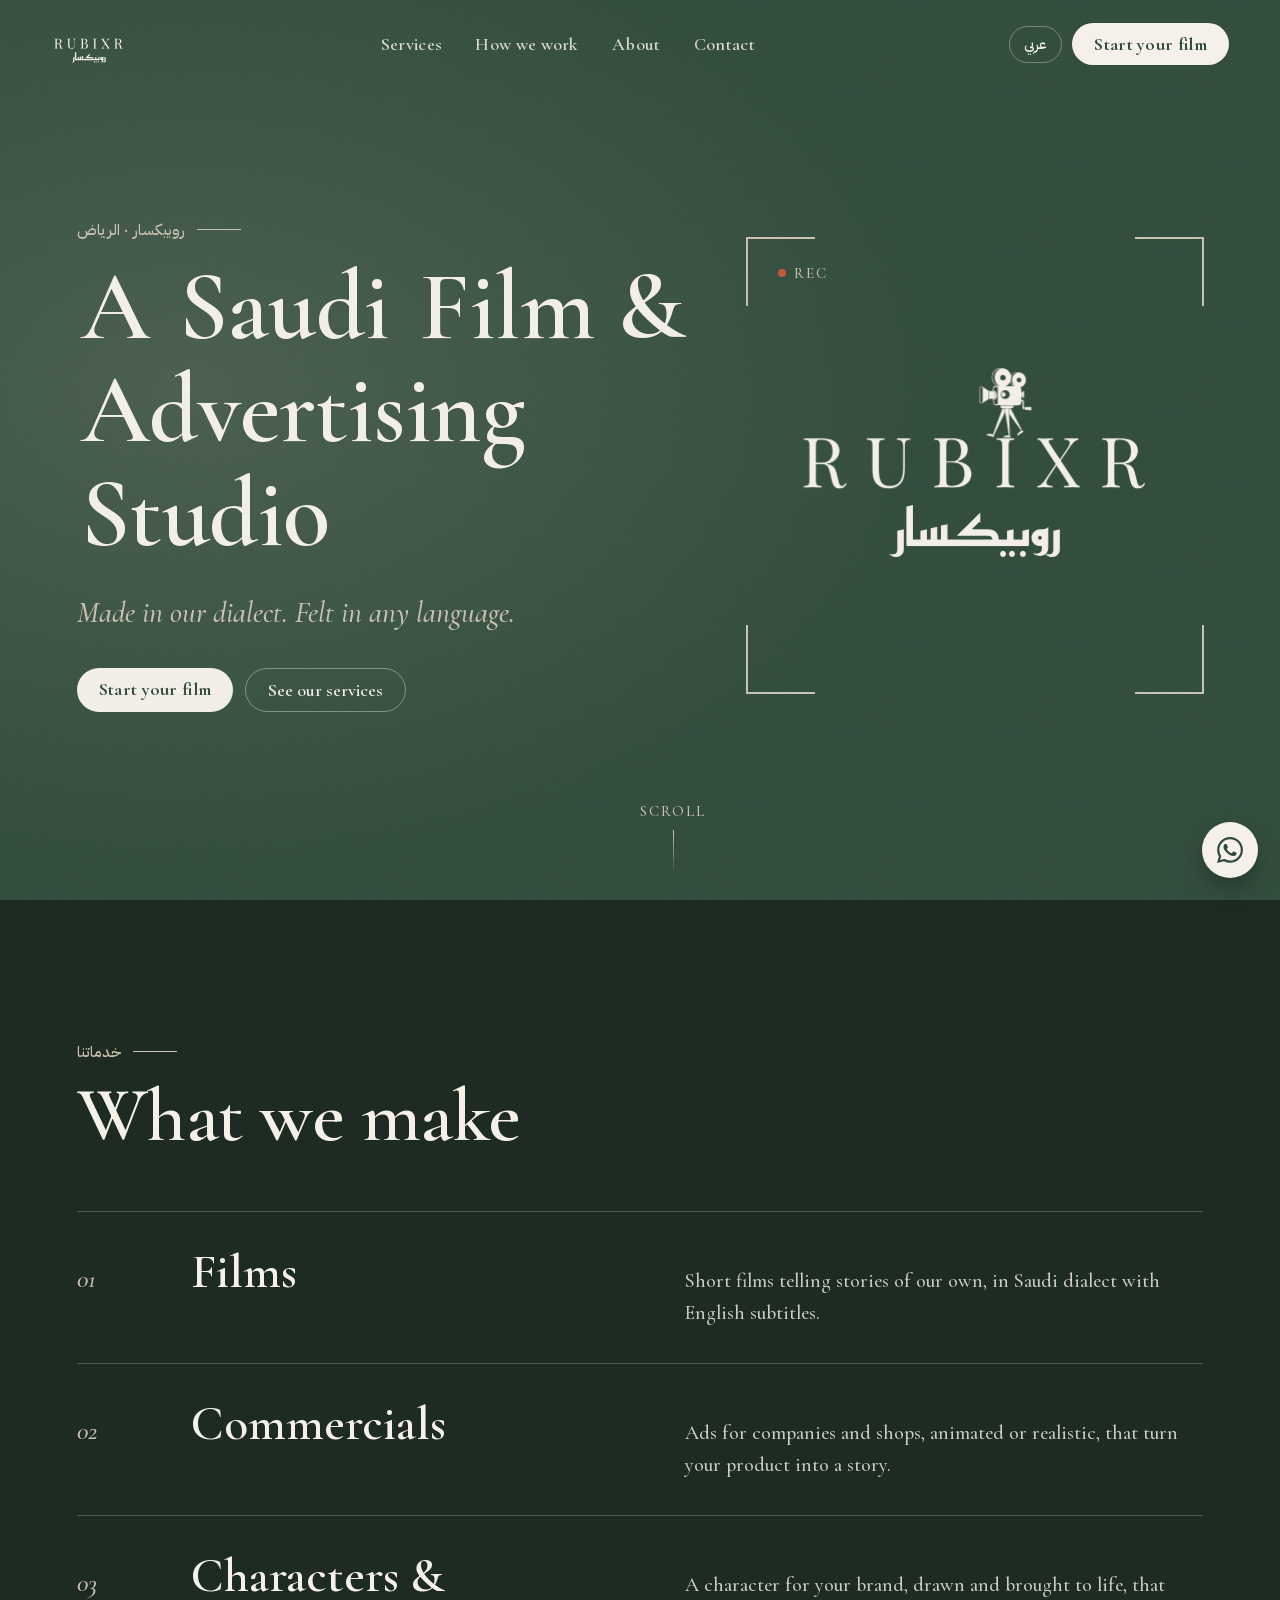
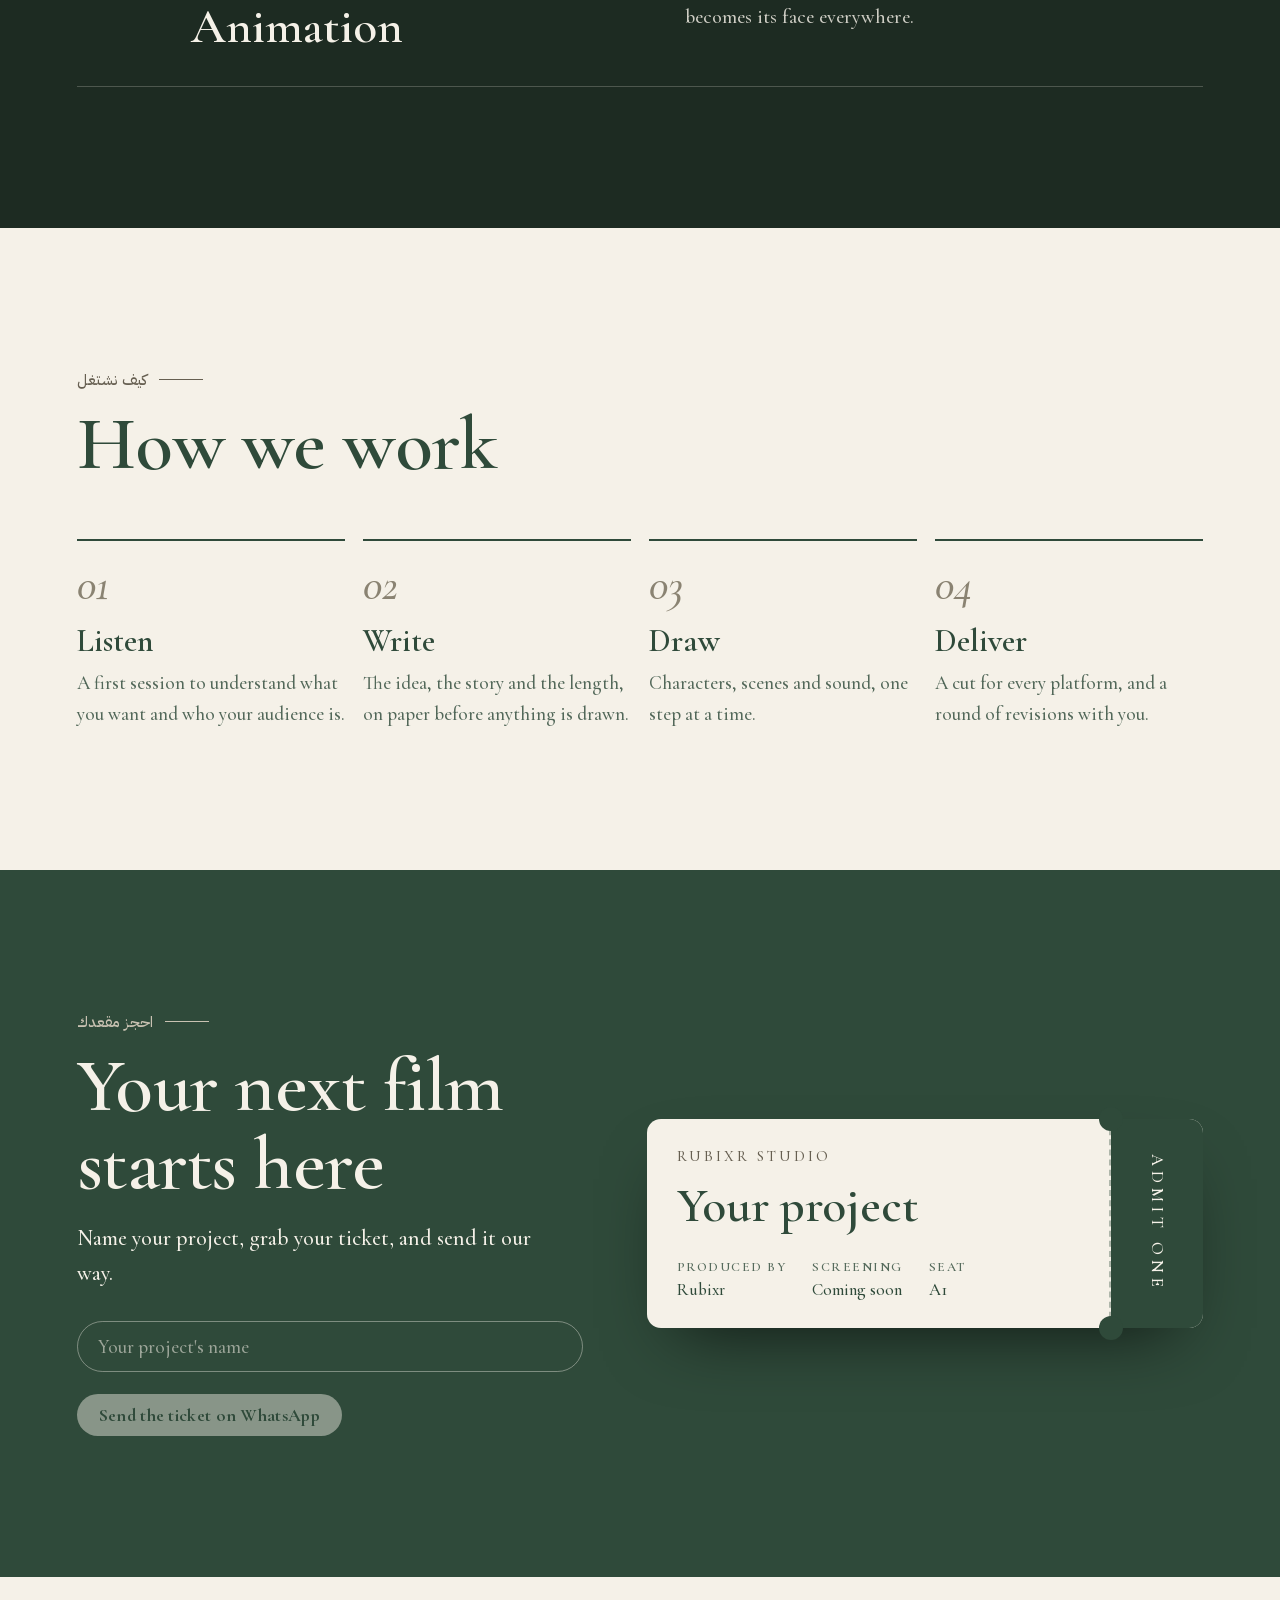
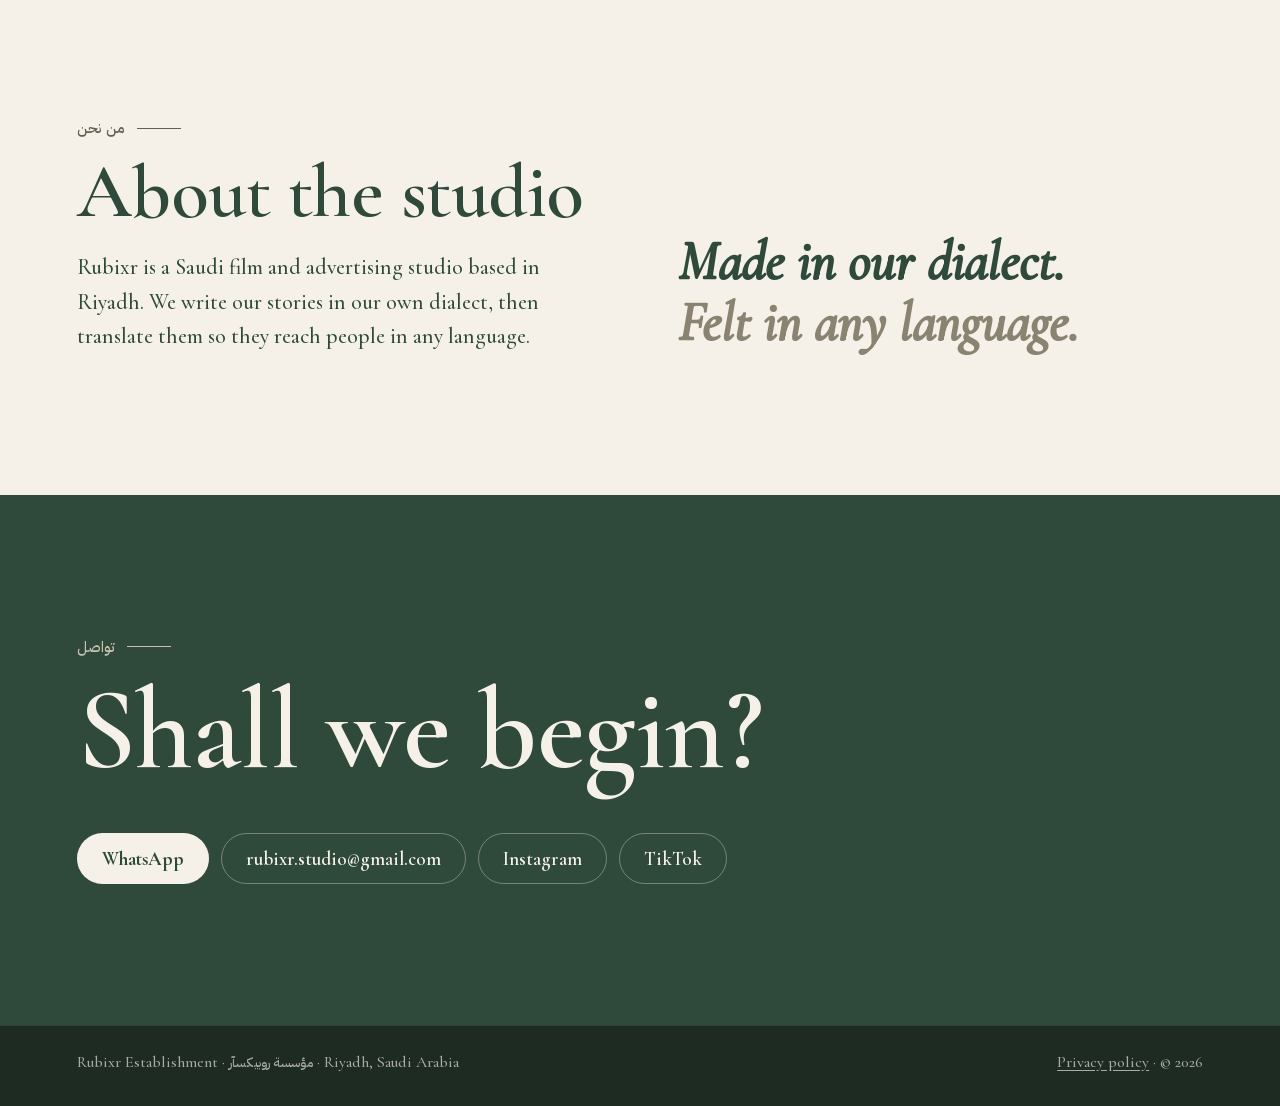
<file: en/index.html>
<!doctype html>
<html lang="en" dir="ltr">
<head>
<meta charset="utf-8">
<meta name="facebook-domain-verification" content="s2qvc4gsalgpih2ttcna2ycm9f2x2z" />
<meta name="viewport" content="width=device-width, initial-scale=1">
<title>Rubixr | Saudi Film &amp; Advertising Studio</title>
<meta name="description" content="Rubixr is a Saudi film and advertising studio based in Riyadh. Made in our dialect. Felt in any language.">
<meta property="og:title" content="Rubixr Studio · روبيكسار">
<meta property="og:description" content="Saudi film &amp; advertising studio · استوديو أفلام وإعلانات سعودي">
<meta property="og:image" content="https://rubixr.studio/assets/og.png">
<meta property="og:url" content="https://rubixr.studio/en/">
<link rel="alternate" hreflang="ar" href="https://rubixr.studio/">
<link rel="alternate" hreflang="en" href="https://rubixr.studio/en/">
<meta name="theme-color" content="#2F4A3A">
<link rel="icon" href="../assets/icon.svg" type="image/svg+xml">
<link rel="apple-touch-icon" href="../assets/apple-touch-icon.png">
<link rel="stylesheet" href="../assets/fonts.css">
<style>
  :root{--green:#2F4A3A;--deep:#1d2b22;--cream:#F5F1E8;--sand:#C9C2B2;--ease:cubic-bezier(.22,1,.36,1);--ar:"IBM Plex Sans Arabic",Tahoma,sans-serif}
  *{box-sizing:border-box;margin:0;padding:0}
  html{background:var(--deep)}
  body{font-family:"Cormorant Garamond",Georgia,serif;font-weight:500;color:var(--cream);background:var(--green);overflow-x:hidden}
  a{color:inherit;text-decoration:none}
  [lang=ar]{font-family:var(--ar);font-style:normal}

  /* ── nav ── */
  .nav{position:fixed;inset:0 0 auto 0;z-index:20;display:flex;align-items:center;justify-content:space-between;gap:24px;padding:22px clamp(18px,4vw,56px);opacity:0;transform:translateY(-12px);animation:in .9s var(--ease) 2.9s forwards}
  .nav{transition:background .4s,padding .4s,backdrop-filter .4s}
  .nav.scrolled{background:rgba(29,43,34,.82);backdrop-filter:blur(12px);-webkit-backdrop-filter:blur(12px);padding-block:12px}
  .brand{display:flex;align-items:center;gap:12px}
  .brand svg{height:44px;width:auto}
  .brand svg .character{display:none}
  .links{display:flex;gap:clamp(18px,2.6vw,38px);font-size:18px;font-weight:600;letter-spacing:.3px}
  .links a{position:relative;opacity:.86;transition:opacity .25s}
  .links a::after{content:"";position:absolute;inset-inline:0;bottom:-6px;height:1px;background:var(--sand);transform:scaleX(0);transform-origin:left;transition:transform .35s var(--ease)}
  .links a:hover{opacity:1}.links a:hover::after{transform:scaleX(1)}
  .acts{display:flex;align-items:center;gap:10px}
  .lang{font-family:var(--ar);font-size:14px;font-weight:500;padding:7px 14px;border:1px solid rgba(245,241,232,.35);border-radius:999px;transition:background .25s,color .25s}
  .lang:hover{background:var(--cream);color:var(--green)}
  .cta{font-weight:700;font-size:18px;letter-spacing:.3px;padding:10px 22px;border-radius:999px;background:var(--cream);color:var(--green);transition:transform .25s var(--ease),box-shadow .25s}
  .cta:hover{transform:translateY(-2px);box-shadow:0 10px 30px -10px rgba(0,0,0,.6)}
  .burger{display:none;width:42px;height:42px;border-radius:50%;border:1px solid rgba(245,241,232,.35);background:none;color:var(--cream)}
  .burger span{display:block;width:16px;height:1.5px;background:currentColor;margin:4px auto}

  .mnav{position:fixed;inset:0;z-index:19;display:flex;flex-direction:column;justify-content:center;gap:10px;padding:0 28px;background:var(--deep);opacity:0;visibility:hidden;transition:opacity .35s,visibility .35s}
  .mnav a{font-size:42px;font-weight:600;padding:8px 0;border-bottom:1px solid rgba(245,241,232,.12)}
  .mnav a[lang=ar]{font-size:22px;font-weight:500;border-bottom:0;margin-top:14px;color:var(--sand)}
  body.menu .mnav{opacity:1;visibility:visible}
  body.menu{overflow:hidden}
  a:focus-visible,button:focus-visible,input:focus-visible{outline:2px solid var(--sand);outline-offset:3px}

  /* ── first screen ── */
  .hero{position:relative;min-height:100svh;display:grid;grid-template-columns:1.15fr .85fr;align-items:center;gap:clamp(24px,4vw,64px);padding:120px clamp(18px,6vw,96px) 90px;overflow:hidden;isolation:isolate}
  .hero::before{content:"";position:absolute;inset:-20%;z-index:-1;background:radial-gradient(60% 55% at 25% 45%,rgba(201,194,178,.16),transparent 70%)}
  .grain{position:absolute;inset:-50%;z-index:5;pointer-events:none;opacity:.07;background-image:url("data:image/svg+xml,%3Csvg xmlns='http://www.w3.org/2000/svg' width='160' height='160'%3E%3Cfilter id='n'%3E%3CfeTurbulence type='fractalNoise' baseFrequency='.9' numOctaves='2' stitchTiles='stitch'/%3E%3C/filter%3E%3Crect width='100%25' height='100%25' filter='url(%23n)'/%3E%3C/svg%3E");animation:grain 1s steps(6) infinite}

  /* letterbox bars open */
  .bar{position:fixed;inset-inline:0;height:50vh;background:var(--deep);z-index:30;pointer-events:none}
  .bar.top{top:0;animation:barTop 1.25s var(--ease) .35s forwards}
  .bar.bot{bottom:0;animation:barBot 1.25s var(--ease) .35s forwards}

  .copy{position:relative;z-index:2}
  .kicker{display:flex;align-items:center;gap:12px;font-size:clamp(14px,1.2vw,17px);color:var(--sand);opacity:0;animation:in .8s var(--ease) 1.9s forwards}
  .kicker i{display:block;width:44px;height:1px;background:var(--sand)}
  h1{margin-top:18px;font-weight:600;font-size:clamp(48px,7.6vw,124px);line-height:1;letter-spacing:-.5px}
  h1 .w{display:inline-block;overflow:hidden;vertical-align:bottom;padding:0 .04em .18em;margin-bottom:-.12em}
  h1 .w>span{display:inline-block;transform:translateY(130%);animation:rise 1s var(--ease) forwards}
  .slogan{margin-top:26px;font-size:clamp(22px,2.3vw,34px);font-style:italic;color:var(--sand);opacity:0;animation:in 1s var(--ease) 2.55s forwards}
  .buttons{margin-top:38px;display:flex;flex-wrap:wrap;gap:12px;opacity:0;animation:in .9s var(--ease) 2.8s forwards}
  .buttons .ghost{font-weight:600;font-size:18px;padding:10px 22px;border-radius:999px;border:1px solid rgba(245,241,232,.4)}

  /* logo inside a lens */
  .frame{position:relative;z-index:2;aspect-ratio:1/1;display:grid;place-items:center}
  .frame .c{position:absolute;width:15%;height:15%;border-color:var(--sand);border-style:solid;border-width:0;opacity:0;animation:corner .7s var(--ease) 1.35s forwards}
  .c.tl{top:0;left:0;border-top-width:2px;border-left-width:2px}
  .c.tr{top:0;right:0;border-top-width:2px;border-right-width:2px;animation-delay:1.45s}
  .c.bl{bottom:0;left:0;border-bottom-width:2px;border-left-width:2px;animation-delay:1.55s}
  .c.br{bottom:0;right:0;border-bottom-width:2px;border-right-width:2px;animation-delay:1.65s}
  .rec{position:absolute;top:6%;left:7%;display:flex;align-items:center;gap:8px;font-size:15px;letter-spacing:2px;color:var(--sand);opacity:0;animation:in .6s ease 2.2s forwards}
  .rec b{width:8px;height:8px;border-radius:50%;background:#c4553d;animation:blink 1.2s steps(2) 2.4s infinite}
  .logo{width:82%;height:auto;overflow:visible}
  .logo .a-char{transform-box:fill-box;transform-origin:50% 100%;opacity:0;animation:drop 1s var(--ease) 1.6s forwards}
  .logo .wordmark>path{opacity:0;transform-box:fill-box;animation:letter .8s var(--ease) forwards}
  .logo .wordmark>path:nth-of-type(1){animation-delay:1.85s}.logo .wordmark>path:nth-of-type(2){animation-delay:1.92s}.logo .wordmark>path:nth-of-type(3){animation-delay:1.99s}.logo .wordmark>path:nth-of-type(4){animation-delay:2.06s}.logo .wordmark>path:nth-of-type(5){animation-delay:2.13s}.logo .wordmark>path:nth-of-type(6){animation-delay:2.20s}
  .logo .a-ar{opacity:0;transform:translateY(6%);transform-box:fill-box;animation:in 1s var(--ease) 2.45s forwards}

  .cue{position:absolute;bottom:26px;left:50%;transform:translateX(-50%);display:flex;flex-direction:column;align-items:center;gap:10px;font-size:15px;letter-spacing:2px;text-transform:uppercase;color:var(--sand);opacity:0;animation:in .8s ease 3.3s forwards}
  .cue i{display:block;width:1px;height:44px;background:linear-gradient(var(--sand),transparent);transform-origin:top;animation:cue 1.8s var(--ease) 3.5s infinite}

  /* ── sections ── */
  .sec{position:relative;padding:clamp(80px,11vw,150px) clamp(18px,6vw,96px)}
  .sec.cream{background:var(--cream);color:var(--green)}
  .sec.deep{background:var(--deep)}
  .eyebrow{display:flex;align-items:center;gap:12px;font-size:15px;color:var(--sand)}
  .cream .eyebrow{color:#665f51}
  .eyebrow i{display:block;width:44px;height:1px;background:currentColor}
  h2{margin-top:14px;font-weight:600;font-size:clamp(42px,6vw,92px);line-height:1.02;letter-spacing:-.5px}
  .lead{margin-top:18px;max-width:44ch;font-size:clamp(19px,1.7vw,24px);line-height:1.6;opacity:.88}
  .rv{opacity:0;transform:translateY(36px);transition:opacity 1s var(--ease),transform 1s var(--ease)}
  .rv.on{opacity:1;transform:none}

  /* services — big rows like a film list */
  .svc{margin-top:56px;border-top:1px solid rgba(245,241,232,.22)}
  .svc li{list-style:none;display:grid;grid-template-columns:90px 1fr 1.1fr;align-items:baseline;gap:24px;padding:34px 0;border-bottom:1px solid rgba(245,241,232,.22);transition:padding .4s var(--ease)}
  .svc li:hover{padding-inline-start:14px}
  .svc .n{font-size:26px;font-style:italic;color:var(--sand)}
  .svc h3{font-size:clamp(32px,3.8vw,56px);font-weight:600;line-height:1.05}
  .svc p{font-size:20px;line-height:1.6;opacity:.82}

  /* how we work */
  .steps{margin-top:56px;display:grid;grid-template-columns:repeat(4,1fr);gap:18px}
  .step{border-top:2px solid var(--green);padding-top:22px}
  .step .n{font-size:44px;line-height:1;font-style:italic;color:#8a8372}
  .step h3{margin-top:14px;font-size:32px;font-weight:600}
  .step p{margin-top:8px;font-size:19px;line-height:1.6;opacity:.82}

  /* the ticket */
  .ticket-wrap{display:grid;grid-template-columns:1fr 1.1fr;gap:clamp(30px,5vw,80px);align-items:center}
  .ticket-form{margin-top:30px;display:flex;gap:10px;flex-wrap:wrap}
  .ticket-form input{flex:1 1 220px;font:500 19px "Cormorant Garamond",Georgia,serif;padding:13px 20px;border-radius:999px;border:1px solid rgba(245,241,232,.4);background:transparent;color:var(--cream);outline:none}
  .ticket-form input:focus{border-color:var(--cream)}
  .ticket-form input::placeholder{color:rgba(245,241,232,.55)}
  .ticket{position:relative;display:grid;grid-template-columns:1fr 92px;background:var(--cream);color:var(--green);border-radius:14px;box-shadow:0 30px 70px -30px rgba(0,0,0,.7);transform:rotate(-2deg);transition:transform .6s var(--ease)}
  .ticket:hover{transform:rotate(0)}
  .ticket .main{padding:28px 30px;border-inline-end:2px dashed rgba(47,74,58,.35)}
  .ticket .lbl{font-size:15px;letter-spacing:3px;color:#665f51}
  .ticket .title{margin-top:14px;font-size:clamp(34px,3.8vw,52px);font-weight:600;line-height:1.1;min-height:1.2em;word-break:break-word}
  .ticket .meta{margin-top:22px;display:flex;gap:26px;font-size:17px}
  .ticket .meta b{display:block;font-size:13px;font-weight:600;letter-spacing:1.5px;text-transform:uppercase;opacity:.8;margin-bottom:4px}
  .ticket .stub{display:grid;place-items:center;background:var(--green);color:var(--cream);border-radius:0 14px 14px 0;writing-mode:vertical-rl;letter-spacing:5px;font-size:17px}
  .ticket::before,.ticket::after{content:"";position:absolute;inset-inline-end:80px;width:24px;height:24px;border-radius:50%;background:var(--green)}
  .ticket::before{top:-12px}.ticket::after{bottom:-12px}
  .send{margin-top:22px;display:inline-flex}
  .send[aria-disabled=true]{opacity:.45;pointer-events:none}

  /* about */
  .about{display:grid;grid-template-columns:1fr 1fr;gap:clamp(30px,6vw,100px);align-items:end}
  .quote{font-size:clamp(36px,4.2vw,64px);font-weight:600;font-style:italic;line-height:1.15}
  .quote span{color:#8a8372}

  /* contact + footer */
  .contact h2{font-size:clamp(52px,9vw,140px)}
  .ways{margin-top:44px;display:flex;flex-wrap:wrap;gap:12px}
  .ways a{display:inline-flex;align-items:center;gap:10px;padding:13px 24px;border-radius:999px;border:1px solid rgba(245,241,232,.35);font-size:19px;font-weight:600;transition:background .25s,color .25s}
  .ways a:hover{background:var(--cream);color:var(--green)}
  .ways a.wa{background:var(--cream);color:var(--green);font-weight:700}
  footer{display:flex;flex-wrap:wrap;justify-content:space-between;gap:16px;padding:26px clamp(18px,6vw,96px) 34px;background:var(--deep);border-top:1px solid rgba(245,241,232,.1);font-size:16px;color:rgba(245,241,232,.65)}
  footer [lang=ar]{font-size:13px}
  footer a{text-decoration:underline;text-underline-offset:3px}
  .float-wa{position:fixed;bottom:22px;right:22px;z-index:25;width:56px;height:56px;border-radius:50%;display:grid;place-items:center;background:var(--cream);color:var(--green);box-shadow:0 12px 30px -10px rgba(0,0,0,.6);opacity:0;animation:in .8s var(--ease) 3.6s forwards}
  .float-wa svg{width:26px;height:26px;fill:currentColor}

  @keyframes barTop{to{transform:translateY(-100%);visibility:hidden}}
  @keyframes barBot{to{transform:translateY(100%);visibility:hidden}}
  @keyframes in{to{opacity:1;transform:none}}
  @keyframes rise{to{transform:none}}
  @keyframes corner{from{opacity:0;transform:scale(1.25)}to{opacity:1;transform:none}}
  @keyframes drop{from{opacity:0;transform:translateY(-14%)}to{opacity:1;transform:none}}
  @keyframes letter{from{opacity:0;transform:translateY(18%)}to{opacity:1;transform:none}}
  @keyframes blink{50%{opacity:0}}
  @keyframes cue{0%{transform:scaleY(0)}50%{transform:scaleY(1)}100%{transform:scaleY(1);opacity:0}}
  @keyframes grain{0%{transform:translate(0,0)}20%{transform:translate(-3%,2%)}40%{transform:translate(2%,-3%)}60%{transform:translate(-2%,-1%)}80%{transform:translate(3%,3%)}100%{transform:translate(0,0)}}

  @media (max-width:860px){
    .links{display:none}
    .burger{display:block}
    .lang{padding:6px 11px;font-size:13px}
    .cta{padding:9px 16px;font-size:17px}
    .hero{grid-template-columns:1fr;padding-top:104px;gap:8px;text-align:left}
    .frame{order:-1;width:min(78vw,380px);justify-self:center}
    h1{font-size:clamp(44px,12.5vw,70px)}
    .cue{display:none}
    .svc li{grid-template-columns:44px 1fr;gap:6px 14px}
    .svc li p{grid-column:2}
    .steps{grid-template-columns:1fr 1fr;gap:28px 16px}
    .ticket-wrap,.about{grid-template-columns:1fr}
    .ticket-wrap>*{min-width:0}
    .ticket{grid-template-columns:1fr 64px}
    .ticket .main{padding:24px 22px}
    .ticket .meta{flex-wrap:wrap;gap:12px 18px}
    .ticket .meta b{letter-spacing:1px}
    .ticket::before,.ticket::after{inset-inline-end:52px}
  }
  @media (prefers-reduced-motion:reduce){
    *,*::before,*::after{animation-duration:.01s!important;animation-delay:0s!important;animation-iteration-count:1!important}
  }
</style>
</head>
<body>
<div class="bar top" aria-hidden="true"></div>
<div class="bar bot" aria-hidden="true"></div>

<header class="nav">
  <a class="brand" href="#" aria-label="Rubixr">
    <svg viewBox="60 120 1080 632" aria-hidden="true">
  
  
  <g class="wordmark" transform="translate(100 201.6)">
        <path fill="#F5F1E8"
       d="m 8.4,158.4 q 4.2,0.2 11,0.4 6.8,0.2 13.4,0.2 9.4,0 18,-0.2 8.6,-0.2 12.2,-0.2 16.2,0 26.8,4.6 10.8,4.6 16,12.6 5.4,7.8 5.4,17.6 0,6 -2.4,12.8 -2.4,6.8 -8.4,12.8 -5.8,6 -16,10 -10.2,3.8 -25.8,3.8 H 39.4 v -4 h 17.2 q 14.2,0 21.6,-4.4 7.6,-4.6 10.2,-12 2.8,-7.6 2.8,-16.8 0,-15.8 -7.6,-24.4 -7.4,-8.8 -25.6,-8.8 -9.2,0 -12,3.4 -2.8,3.4 -2.8,13.8 v 99.2 q 0,7.2 1.2,10.8 1.2,3.6 4.6,4.8 3.6,1.2 10.4,1.6 v 4 q -4.6,-0.4 -11.6,-0.4 -6.8,-0.2 -13.8,-0.2 -7.8,0 -14.6,0.2 -6.8,0 -11,0.4 v -4 q 6.8,-0.4 10.2,-1.6 3.6,-1.2 4.8,-4.8 1.2,-3.6 1.2,-10.8 v -99.2 q 0,-7.4 -1.2,-10.8 -1.2,-3.6 -4.8,-4.8 -3.4,-1.4 -10.2,-1.6 z m 31.8,71 q 10.8,0.4 17,1 6.2,0.4 10,0.8 4,0.4 7.6,1 13.4,2.2 19.2,8.2 6,5.8 8.8,18.2 l 5,20.4 q 2,8.8 4,12.8 2.2,3.8 6.6,3.6 3.4,-0.2 5.6,-2.2 2.4,-2 5,-5.4 l 3,2.2 q -4.2,6.2 -8.8,9.6 -4.4,3.2 -12.6,3.2 -7.4,0 -13,-4.4 Q 92,294 89.2,281.2 l -4.4,-20 q -1.8,-8.6 -4.2,-14.8 -2.2,-6.4 -6.4,-10 -4,-3.6 -12,-3.6 H 40.6 Z"
       />
    <path fill="#F5F1E8"
       d="m 315.60014,158.4 v 4 q -6.8,0.2 -10.4,2 -3.4,1.8 -4.6,5.8 -1.2,4 -1.2,11.4 v 60.2 q 0,14 -1.8,24.4 -1.8,10.4 -6.4,18 -5,8.4 -14.6,13.6 -9.6,5 -22,5 -9.6,0 -18.4,-2.4 -8.6,-2.2 -15.2,-8.4 -5.8,-5.6 -9.2,-11.8 -3.2,-6.2 -4.4,-15.2 -1.2,-9 -1.2,-22.6 v -62.8 q 0,-7.4 -1.2,-10.8 -1.2,-3.6 -4.8,-4.8 -3.4,-1.4 -10.2,-1.6 v -4 q 4.2,0.2 11,0.4 6.8,0.2 14.6,0.2 7,0 13.8,-0.2 7,-0.2 11.6,-0.4 v 4 q -6.8,0.2 -10.4,1.6 -3.4,1.2 -4.6,4.8 -1.2,3.4 -1.2,10.8 v 66.2 q 0,10.2 1,19.4 1,9 4,16 3.2,6.8 9.6,10.8 6.4,3.8 17,3.8 15.2,0 23.4,-6.6 8.4,-6.8 11.6,-18.6 3.4,-11.8 3.4,-26.6 v -62.4 q 0,-7.4 -1.8,-11.4 -1.6,-4 -5.6,-5.8 -4,-1.8 -10.8,-2 v -4 q 3.6,0.2 9.4,0.4 6,0.2 11,0.2 5.2,0 10.2,-0.2 5.2,-0.2 8.4,-0.4 z"
       />
    <path fill="#F5F1E8"
       d="m 384.4,158.4 q 4.2,0.2 11,0.4 6.8,0.2 13.4,0.2 9.4,0 18,-0.2 8.6,-0.2 12.2,-0.2 21,0 31.6,8.8 10.6,8.8 10.6,22.6 0,7 -3,13.8 -2.8,6.6 -9.6,12.2 -6.6,5.4 -17.8,8.8 v 0.4 q 15.8,2 24.6,7.6 9,5.4 12.6,12.8 3.6,7.4 3.6,15.6 0,11.4 -5.8,20.2 -5.6,8.6 -16.4,13.6 -10.8,5 -25.8,5 -4.4,0 -13.2,-0.2 -8.8,-0.4 -21.2,-0.4 -7,0 -13.8,0.2 -6.8,0 -11,0.4 v -4 q 6.8,-0.4 10.2,-1.6 3.6,-1.2 4.8,-4.8 1.2,-3.6 1.2,-10.8 v -99.2 q 0,-7.4 -1.2,-10.8 -1.2,-3.6 -4.8,-4.8 -3.4,-1.4 -10.2,-1.6 z m 49.6,4 q -9.2,0 -12,3.4 -2.8,3.4 -2.8,13.8 v 99.2 q 0,7 1.2,10.6 1.2,3.6 4.4,4.8 3.2,1.2 9.4,1.2 19.6,0 28.4,-9 9,-9.2 9,-26 0,-15.4 -8.4,-23.8 -8.2,-8.4 -27.2,-8.4 h -20.6 q 0,0 0,-1.6 0,-1.8 0,-1.8 h 17.2 q 11.8,0 18.2,-4.4 6.4,-4.6 8.8,-12 2.4,-7.6 2.4,-16.2 0,-14.8 -6.6,-22.2 -6.4,-7.6 -21.4,-7.6 z"
       />
    <path fill="#F5F1E8"
       d="m 614.99985,158.4 v 4 q -6.8,0.2 -10.4,1.6 -3.4,1.2 -4.6,4.8 -1.2,3.4 -1.2,10.8 v 99.2 q 0,7.2 1.2,10.8 1.2,3.6 4.6,4.8 3.6,1.2 10.4,1.6 v 4 q -4.6,-0.4 -11.6,-0.4 -6.8,-0.2 -13.8,-0.2 -7.8,0 -14.6,0.2 -6.8,0 -11,0.4 v -4 q 6.8,-0.4 10.2,-1.6 3.6,-1.2 4.8,-4.8 1.2,-3.6 1.2,-10.8 v -99.2 q 0,-7.4 -1.2,-10.8 -1.2,-3.6 -4.8,-4.8 -3.4,-1.4 -10.2,-1.6 v -4 q 4.2,0.2 11,0.4 6.8,0.2 14.6,0.2 7,0 13.8,-0.2 7,-0.2 11.6,-0.4 z"
       />
    <path fill="#F5F1E8"
       d="m 727.19996,158.4 v 4.2 q -10,0 -12.2,2.2 -2.2,2 0.6,6.6 l 74.8,114.4 q 3.8,5.8 6.4,7.8 2.6,1.8 7,2.2 v 4.2 q -2.6,-0.2 -7.4,-0.4 -4.6,-0.4 -9.8,-0.4 -8,0 -16.2,0.4 -8,0.2 -12,0.4 v -4.2 q 10,0 12.8,-1.2 2.8,-1.2 0,-5.6 l -76,-116.4 q -3.8,-5.8 -6.4,-7.8 -2.4,-2 -7,-2.2 v -4.2 q 2.6,0.2 7.4,0.6 4.8,0.2 9.8,0.2 8.2,0 15.4,-0.2 7.2,-0.4 12.8,-0.6 z m 11,68.6 q 0,0 0.4,1.4 0.4,1.2 0.8,2.6 0.6,1.2 0.6,1.2 l -24.6,36.6 q -7.2,10.8 -7.6,16.6 -0.2,5.8 4.6,8.2 4.8,2.2 13.2,2.4 v 4 q -2.8,-0.2 -6.4,-0.2 -3.6,-0.2 -7.4,-0.2 -3.6,-0.2 -7.2,-0.2 -3.4,0 -6,0 -5,0 -9.6,0.2 -4.4,0 -7.4,0.4 v -4 q 6.2,-1 11.6,-5.6 5.4,-4.6 11,-12.8 z m 61.4,-68.6 v 4 q -6.2,0.8 -11.6,5.6 -5.4,4.6 -11,12.8 l -32.2,48 q 0,0 -0.6,-2.6 -0.6,-2.6 -0.6,-2.6 l 22.8,-34 q 7.2,-10.8 8.4,-16.6 1.2,-5.8 -2.8,-8 -4,-2.4 -12.4,-2.6 v -4 q 3.8,0.2 7.8,0.4 4,0 7.8,0.2 4,0 7.4,0 5.2,0 9.6,-0.2 4.4,-0.2 7.4,-0.4 z"
       />
    <path fill="#F5F1E8"
       d="m 868.60013,158.4 q 4.2,0.2 11,0.4 6.8,0.2 13.4,0.2 9.4,0 18,-0.2 8.6,-0.2 12.2,-0.2 16.2,0 26.8,4.6 10.8,4.6 16,12.6 5.4,7.8 5.4,17.6 0,6 -2.4,12.8 -2.4,6.8 -8.4,12.8 -5.8,6 -16,10 -10.2,3.8 -25.8,3.8 h -19.2 v -4 h 17.2 q 14.2,0 21.6,-4.4 7.6,-4.6 10.2,-12 2.8,-7.6 2.8,-16.8 0,-15.8 -7.6,-24.4 -7.4,-8.8 -25.6,-8.8 -9.2,0 -12,3.4 -2.8,3.4 -2.8,13.8 v 99.2 q 0,7.2 1.2,10.8 1.2,3.6 4.6,4.8 3.6,1.2 10.4,1.6 v 4 q -4.6,-0.4 -11.6,-0.4 -6.8,-0.2 -13.8,-0.2 -7.8,0 -14.6,0.2 -6.8,0 -11,0.4 v -4 q 6.8,-0.4 10.2,-1.6 3.6,-1.2 4.8,-4.8 1.2,-3.6 1.2,-10.8 v -99.2 q 0,-7.4 -1.2,-10.8 -1.2,-3.6 -4.8,-4.8 -3.4,-1.4 -10.2,-1.6 z m 31.8,71 q 10.8,0.4 17,1 6.2,0.4 10,0.8 4,0.4 7.6,1 13.4,2.2 19.2,8.2 6,5.8 8.8,18.2 l 5,20.4 q 2,8.8 4,12.8 2.2,3.8 6.6,3.6 3.4,-0.2 5.6,-2.2 2.4,-2 5,-5.4 l 3,2.2 q -4.2,6.2 -8.8,9.6 -4.4,3.2 -12.6,3.2 -7.4,0 -13,-4.4 -5.6,-4.4 -8.4,-17.2 l -4.4,-20 q -1.8,-8.6 -4.2,-14.8 -2.2,-6.4 -6.4,-10 -4,-3.6 -12,-3.6 h -21.6 z"
       />
  </g>
  <g class="a-char"><g class="character" transform="translate(505.7 76.0) scale(0.3550)">
<g class="camera">
<path fill="#F5F1E8" d="M474.372 231.211C482.126 230.644 503.517 233.058 510.996 234.657C539.219 240.691 558.537 266.503 564.002 293.225C570.947 280.069 579.025 272.337 593.109 266.637C604.732 261.933 614.843 263.201 626.841 265.022C635.295 266.306 640.302 266.804 648.374 270.429C663.154 277.225 674.602 289.65 680.166 304.936C685.846 320.393 684.982 340.356 677.766 355.149C668.666 373.805 657.701 381.17 638.911 387.846C645.298 395.395 646.76 399.395 646.85 409.202L646.919 479.013C646.892 489.757 646.886 500.768 646.309 511.499C645.058 534.803 622.212 532.993 605.413 532.792L584.181 532.519L476.602 531.615C443.767 531.155 415.025 538.913 418.021 494.848C418.184 492.451 417.992 488.993 417.982 486.474C413.127 484.718 412.613 484.816 411.941 479.535C404.743 480.099 391.452 480.423 384.352 480.17C384.602 473.4 385.829 465.063 386.221 457.947C387.083 442.294 386.164 429.703 383.956 414.315C389.326 415.277 394.72 416.101 400.132 416.789C401.204 416.915 409.233 417.803 409.647 417.635C410.016 416.667 409.736 415.971 409.986 415.095C410.989 411.593 414.2 413.005 416.209 411.841C416.821 407.993 415.346 403.556 415.569 399.625C416.829 377.389 432.193 375.408 449.57 375.598C385.29 345.117 397.277 237.518 474.372 231.211Z"/>
<path fill="#2F4A3A" d="M513.875 408.99C533.938 407.397 551.467 422.428 552.954 442.498C554.441 462.569 539.318 480.019 519.24 481.4C499.311 482.771 482.019 467.785 480.543 447.863C479.067 427.942 493.962 410.571 513.875 408.99Z"/>
<path fill="#F5F1E8" d="M513.602 429.188C515.35 430.273 516.756 432.786 517.733 434.6C529.238 455.968 498.888 477.357 487.625 453.703C485.02 448.135 484.765 441.752 486.92 435.994C488.619 431.369 492.146 427.648 496.673 425.705C501.624 423.542 504.912 424.071 509.656 425.983C512.155 426.614 512.236 426.773 513.602 429.188Z"/>
<path fill="#2F4A3A" d="M509.656 425.983C512.155 426.614 512.236 426.773 513.602 429.188C514.094 433.478 512.314 435.977 507.129 433.85C505.125 433.029 504.688 426.744 509.254 426.433L509.656 425.983Z"/>
<path fill="#2F4A3A" d="M509.656 425.983C512.155 426.614 512.236 426.773 513.602 429.188C511.926 428.658 512.071 428.464 510.586 427.386L509.254 426.433L509.656 425.983Z"/>
<path fill="#2F4A3A" d="M434.951 383.224C440.669 383.03 449.32 383.57 455.224 383.808C455.936 398.058 455.541 415.657 455.547 430.057L455.378 523.904C443.273 524.236 433.324 526.425 425.381 515.387C421.76 507.875 422.985 494.954 423.119 486.135C427.5 485.662 432.993 485.345 436.559 482.348C451.952 469.406 451.047 436.733 439.851 421.502C435.589 415.704 428.695 413.531 421.98 412.798C420.852 401.206 420.024 385.581 434.951 383.224Z"/>
<path fill="#2F4A3A" d="M472.416 375.569C451.306 373.715 433.441 363.137 422.911 344.637C395.345 296.21 426.66 236.128 482.905 233.866L482.704 234.923C480.821 235.432 478.647 236.098 476.824 236.775C459.208 243.408 444.986 256.827 437.341 274.028C428.676 293.725 428.083 316.034 435.689 336.163C442.824 354.666 454.357 367.536 472.416 375.569Z"/>
<path fill="#2F4A3A" d="M494.531 285.714C506.996 284.242 518.287 293.177 519.718 305.647C521.149 318.118 512.177 329.378 499.701 330.768C487.285 332.151 476.089 323.23 474.664 310.818C473.24 298.406 482.123 287.18 494.531 285.714Z"/>
<path fill="#2F4A3A" d="M623.842 309.109C634.035 306.91 644.075 313.412 646.239 323.613C648.403 333.814 641.867 343.831 631.658 345.96C621.5 348.078 611.542 341.581 609.388 331.429C607.235 321.278 613.698 311.298 623.842 309.109Z"/>
<path fill="#2F4A3A" d="M610.247 266.45C611.518 266.195 616.998 265.511 617.645 266.295C617.175 266.932 615.587 267.071 614.907 267.224C576.837 279.388 562.576 318.954 577.948 354.461C582.604 365.215 588.717 370.885 597.019 378.72C591.142 375.96 586.507 374.082 581.278 369.879C570.409 361.142 562.982 348.343 561.108 334.502C560.45 329.641 562.788 322.994 563.709 317.931C564.424 313.997 564.153 309.84 564.683 306.505C565.78 299.597 571.366 289.787 575.753 284.476C584.418 274.146 596.819 267.666 610.247 266.45Z"/>
<path fill="#2F4A3A" d="M610.247 266.45C611.518 266.195 616.998 265.511 617.645 266.295C617.175 266.932 615.587 267.071 614.907 267.224C613.225 266.304 612.213 266.629 610.247 266.45Z"/>
<path fill="#2F4A3A" d="M557.168 340.308C558.166 342.496 559.808 347.466 560.91 350.103C566.509 363.493 572.997 370.494 584.795 378.437C572.123 378.491 559.114 378.196 546.398 378.116C537.132 378.249 527.864 378.282 518.597 378.214C538.508 368.763 547.868 360.046 557.168 340.308Z"/>
<path fill="#2F4A3A" d="M414.985 416.061C438.516 416.427 436.335 449.455 433.327 465.345C432.384 470.322 430.612 475.234 427.196 479.083C424.035 482.646 420.081 482.03 415.596 482.123C415.035 481.453 415.212 481.499 415.004 480.49L415.616 479.868C418.252 479.427 424.303 478.27 425.948 476.261C431.68 469.263 432.129 456.349 432.39 448.119C432.656 439.74 430.654 424.97 422.26 420.999C420.123 419.988 415.448 418.705 414.376 417.604L414.985 416.061Z"/>
<path fill="#808284" d="M482.905 233.866C483.787 233.564 486.593 233.172 487.22 233.787C487.126 234.523 483.275 234.835 482.704 234.923L482.905 233.866Z"/>
<path fill="#F5F1E8" d="M319.149 378.558C322.836 378.304 327.382 378.794 330.572 380.655C347.595 390.585 363.914 403.196 380.528 413.824C384.834 439.545 383.801 457.91 380.307 483.391C374.08 487.822 361.68 494.846 354.75 499.059C347.659 503.605 340.288 507.912 333.069 512.186C325.23 517.556 312 516.166 308.491 506.21C305.248 497.009 306.79 480.877 306.806 470.821C306.846 445.749 306.839 420.88 307.037 395.833C307.105 387.101 311.226 381.779 319.149 378.558Z"/>
<path fill="#2F4A3A" d="M322.259 381.11C327.913 382.217 331.843 384.664 332.331 390.852C332.829 397.169 332.787 403.535 332.863 409.871C332.986 422.45 333.018 435.029 332.961 447.608L332.792 481.318C332.738 487.335 332.848 493.42 332.373 499.418C331.721 507.675 329.902 511.469 321.147 512.315C316.725 511.227 312.037 508.015 311.285 503.328C310.111 496.017 310.482 487.829 310.474 480.437L310.438 444.642L310.353 414.461C310.226 401.1 306.2 385.084 322.259 381.11Z"/>
<path fill="#F5F1E8" d="M492.795 559.121L508.164 558.94C509.366 569.563 511.208 580.826 512.775 591.456C505.013 609.973 494.703 629.738 485.862 647.931L447.361 727.795C438.983 745.26 430.706 761.886 422.894 779.667C424.405 783.498 425.424 786.949 426.388 790.931C414.686 787.305 399.964 783.92 387.873 780.73C379.012 778.49 370.187 776.111 361.401 773.595C378.154 759.262 397.209 761.997 415.856 770.897L459.38 651.231C470.238 621.12 481.362 588.796 492.795 559.121Z"/>
<path fill="#F5F1E8" d="M541.247 558.766L548.545 558.645C547.728 576.345 546.114 594.177 547.051 611.837C547.357 617.614 547.542 623.426 547.778 629.21L550.453 692.493C551.654 721.26 552.326 752.967 554.334 781.545C558.456 785.431 561.498 788.47 565.345 792.651C550.974 792.894 536.604 793.215 522.237 793.616C515.105 793.794 504.963 793.755 498.049 794.518C500.239 791.647 501.572 790.19 504.103 787.593C516.456 777.266 529.94 774.367 545.652 777.434C542.283 760.824 540.416 745.438 537.897 728.729L526.026 649.51C521.361 618.195 517.229 590.007 509.615 558.932C520.159 558.932 530.704 558.877 541.247 558.766Z"/>
<path fill="#F5F1E8" d="M551.565 558.537L560.508 558.439C566.07 569.634 572.224 580.691 577.973 591.818L628.933 689.966L645.352 721.518C648.241 727.047 652.494 734.681 654.857 740.189C660.506 740.999 663.563 741.731 668.549 744.395C666.589 745.869 664.518 747.191 662.463 748.528C650.027 756.617 638.091 765.464 625.59 773.453C621.427 776.113 617.653 778.948 613.342 781.558C613.565 775.472 614.516 770.994 617.257 765.517C622.535 754.97 636.424 744.098 647.473 740.504C638.537 730.004 623.855 707.766 615.323 695.684C593.815 665.23 571.3 634.436 550.046 603.859C550.078 589.381 551.173 573.281 551.565 558.537Z"/>
<path fill="#F5F1E8" d="M478.052 536.136C513.042 535.74 548.857 535.96 583.89 536.054C583.545 542.498 583.837 546.624 580.112 551.986C575.738 555.952 571.661 555.363 565.775 555.398L514.427 555.501C505.102 555.518 495.948 555.541 486.627 555.285C475.505 554.981 477.855 544.6 478.052 536.136Z"/>
<path fill="#F5F1E8" d="M717.549 542.584C731.454 542.718 731.435 565.311 724.197 572.615C719.599 577.254 707.807 570.612 702.302 569.861C699.47 569.475 697.016 569.509 694.125 569.518C688.474 569.488 682.718 569.58 677.059 569.621L676.983 545.568C696.917 546.738 698.973 548.244 717.549 542.584Z"/>
<path fill="#F5F1E8" d="M648.403 488.27C652.323 488.386 657.819 487.96 661.385 489.579C671.662 494.246 663.844 535.196 668.357 546.174C669.782 549.639 672.011 551.806 675.422 553.297L675.356 564.634C672.015 564.872 668.182 564.992 664.895 564.345C662.366 563.846 659.966 562.785 658.548 560.545C652.255 550.597 659.402 508.698 654.827 503.71C653.388 502.142 650.403 502.036 648.463 501.81L648.403 488.27Z"/>
<path fill="#F5F1E8" d="M668.489 416.115C669.417 418.462 668.948 466.667 668.922 472.662C665.13 470.736 660.979 468.082 657.3 465.851L648.694 460.926C648.768 449.797 648.544 438.677 648.65 427.526C655.349 423.874 661.964 420.07 668.489 416.115Z"/>
</g>
  </g></g>
  <g class="a-ar"><g class="arabic" transform="translate(-132.14 374.66) scale(0.7406)"><path
     d="m 1264.1001,430 q 9.6,2.6 16,2 6.2,-0.4 9.6,-3.2 3.4,-2.8 4.6,-7.2 1.4,-4.2 1.4,-9 v -72.4 l 25.4,-5.6 V 412 q 0,10.6 -4.6,17.2 -4.4,6.8 -11.6,9.8 -7.2,3.2 -15.2,3 -7.8,-0.2 -14.6,-3.4 -7,-3 -11,-8.6 z m -47.5999,-3.6 q 11.4,3 18.2,2 7,-1 10.4,-4.4 3.6,-3.2 4.6,-7.2 1.2,-3.8 1.2,-6.4 v -36 l 25.2,-7 v 38.4 q 0,11.4 -4.8,18.6 -4.8,7.2 -12.4,10.6 -7.4,3.4 -15.8,3.2 -8.2,0 -15.4,-3.2 -7.2,-3 -11.2,-8.6 z m 59.6,-59 -32.4,-32.8 q 2.6,0 7.2,-0.2 4.6,-0.2 9.6,-1 5,-1 9.2,-3.2 4.4,-2.2 6.4,-6 z m -32.4,32.6 q -9,0 -16.4,-4.4 -7.4,-4.4 -12,-11.8 -4.4,-7.6 -4.4,-16.4 0,-9.2 4.4,-16.6 4.6,-7.4 12,-11.8 7.6,-4.4 16.4,-4.4 9,0 16.2,4.4 7.4,4.4 11.8,11.8 4.4,7.4 4.4,16.6 0,9 -4.4,16.4 -4.4,7.4 -11.8,11.8 -7.2,4.4 -16.2,4.4 z m 0,-25.4 q 3.2,0 5.2,-2 2,-2.2 2,-5.2 0,-3.2 -2,-5.2 -2,-2.2 -5.2,-2.2 -3.2,0 -5.4,2.2 -2,2 -2,5.2 0,3 2,5.2 2.2,2 5.4,2 z m -86.8001,25.4 v -25.4 h 18.6 v -34.4 l 25.4,-5.6 v 60.8 q 0,2.4 -2,3.4 -2,1 -4,1.2 -2,0 -2,0 z m 20.5999,41.59992 q -4.8,0 -8.2,-3.4 -3.4,-3.4 -3.4,-8.2 0,-4.8 3.4,-8.2 3.4,-3.4 8.2,-3.4 4.8,0 8.2,3.4 3.4,3.4 3.4,8.2 0,4.8 -3.4,8.2 -3.4,3.4 -8.2,3.4 z M 1120.9003,400 v -25.4 h 44 V 400 Z m -24,0 v -25.4 h 18.6 v -34.4 l 25.4,-5.6 v 60.8 q 0,2.4 -2,3.4 -2,1 -4,1.2 -2,0 -2,0 z m 37.7999,41.59992 q -4.8,0 -8.2,-3.4 -3.4,-3.4 -3.4,-8.2 0,-4.8 3.4,-8.2 3.4,-3.4 8.2,-3.4 4.8,0 8.2,3.4 3.4,3.4 3.4,8.2 0,4.8 -3.4,8.2 -3.4,3.4 -8.2,3.4 z m -34.6,0 q -4.8,0 -8.2,-3.4 -3.4,-3.4 -3.4,-8.2 0,-4.8 3.4,-8.2 3.4,-3.4 8.2,-3.4 4.8,0 8.2,3.4 3.4,3.4 3.4,8.2 0,4.8 -3.4,8.2 -3.4,3.4 -8.2,3.4 z M 1065.7001,400 v -25.4 h 39.2 V 400 Z m -173.79995,0 15.2,-25.4 h 151.39995 q 0.2,-6.4 -3.4,-10.4 -3.4,-4.2 -14.6,-4.2 H 919.70015 l 25.6,-25.4 h 95.19995 q 14,0 22.4,4 8.6,4 13,10.6 4.6,6.6 6.2,14.6 1.6,8 1.6,16.2 0.2,8.2 0.2,15.4 0,2.4 -2,3.4 -2,1 -4,1.2 -2,0 -2,0 z m 62.8,-42.6 -14,-18.2 70.79995,-69.8 v 39 q -1.4,-2.2 -2.8,-2.2 -1.4,0 -2.6,1.2 z M 759.89999,400 v -25.4 h 18.6 v -34.4 l 25.4,-5.6 v 40 h 14.6 v -44.4 l 25.4,-5.6 v 50 h 14.6 v -54.4 l 25.4,-5.6 v 60 h 24 V 400 Z m -28.00007,0 q 0,0 -2,0 -2,-0.2 -4,-1.2 -2,-1 -2,-3.4 V 245.6 l 25.4,-5.6 v 134.6 h 18.6 V 400 Z m -75.00008,30 q 9.6,2.6 16,2 6.2,-0.4 9.6,-3.2 3.4,-2.8 4.6,-7.2 1.4,-4.2 1.4,-9 v -72.4 l 25.4,-5.6 V 412 q 0,10.6 -4.6,17.2 -4.4,6.8 -11.6,9.8 -7.2,3.2 -15.2,3 -7.8,-0.2 -14.6,-3.4 -7,-3 -11,-8.6 z"
     id="ar"
     style="font-weight:600;font-size:200px;font-family:'Reem Kufi';direction:rtl;text-anchor:middle;fill:#F5F1E8"
     aria-label="روبيكسار" /></g></g>
</svg>
  </a>
  <nav class="links" aria-label="Sections">
    <a href="#services">Services</a>
    <a href="#how">How we work</a>
    <a href="#about">About</a>
    <a href="#contact">Contact</a>
  </nav>
  <div class="acts">
    <a class="lang" href="../" lang="ar" hreflang="ar">عربي</a>
    <a class="cta" href="https://wa.me/966509199734?text=Hello%2C%20I%27d%20like%20a%20film%20from%20Rubixr">Start your film</a>
    <button class="burger" aria-label="Menu" aria-expanded="false" aria-controls="mnav"><span></span><span></span></button>
  </div>
</header>

<nav class="mnav" id="mnav" aria-label="Menu">
  <a href="#services">Services</a><a href="#how">How we work</a><a href="#about">About</a><a href="#contact">Contact</a>
  <a href="../" lang="ar" hreflang="ar">النسخة العربية</a>
</nav>

<main>
  <section class="hero">
    <div class="grain" aria-hidden="true"></div>
    <div class="copy">
      <p class="kicker"><span lang="ar">روبيكسار · الرياض</span><i></i></p>
      <h1><span class="w"><span style="animation-delay:1.70s">A</span></span> <span class="w"><span style="animation-delay:1.83s">Saudi</span></span> <span class="w"><span style="animation-delay:1.96s">Film&nbsp;&amp;</span></span> <span class="w"><span style="animation-delay:2.09s">Advertising</span></span> <span class="w"><span style="animation-delay:2.22s">Studio</span></span></h1>
      <p class="slogan">Made in our dialect. Felt in any language.</p>
      <div class="buttons">
        <a class="cta" href="https://wa.me/966509199734?text=Hello%2C%20I%27d%20like%20a%20film%20from%20Rubixr">Start your film</a>
        <a class="ghost" href="#services">See our services</a>
      </div>
    </div>
    <div class="frame" aria-hidden="true">
      <span class="c tl"></span><span class="c tr"></span><span class="c bl"></span><span class="c br"></span>
      <span class="rec"><b></b>REC</span>
      <svg class="logo" viewBox="60 120 1080 632">
  
  
  <g class="wordmark" transform="translate(100 201.6)">
        <path fill="#F5F1E8"
       d="m 8.4,158.4 q 4.2,0.2 11,0.4 6.8,0.2 13.4,0.2 9.4,0 18,-0.2 8.6,-0.2 12.2,-0.2 16.2,0 26.8,4.6 10.8,4.6 16,12.6 5.4,7.8 5.4,17.6 0,6 -2.4,12.8 -2.4,6.8 -8.4,12.8 -5.8,6 -16,10 -10.2,3.8 -25.8,3.8 H 39.4 v -4 h 17.2 q 14.2,0 21.6,-4.4 7.6,-4.6 10.2,-12 2.8,-7.6 2.8,-16.8 0,-15.8 -7.6,-24.4 -7.4,-8.8 -25.6,-8.8 -9.2,0 -12,3.4 -2.8,3.4 -2.8,13.8 v 99.2 q 0,7.2 1.2,10.8 1.2,3.6 4.6,4.8 3.6,1.2 10.4,1.6 v 4 q -4.6,-0.4 -11.6,-0.4 -6.8,-0.2 -13.8,-0.2 -7.8,0 -14.6,0.2 -6.8,0 -11,0.4 v -4 q 6.8,-0.4 10.2,-1.6 3.6,-1.2 4.8,-4.8 1.2,-3.6 1.2,-10.8 v -99.2 q 0,-7.4 -1.2,-10.8 -1.2,-3.6 -4.8,-4.8 -3.4,-1.4 -10.2,-1.6 z m 31.8,71 q 10.8,0.4 17,1 6.2,0.4 10,0.8 4,0.4 7.6,1 13.4,2.2 19.2,8.2 6,5.8 8.8,18.2 l 5,20.4 q 2,8.8 4,12.8 2.2,3.8 6.6,3.6 3.4,-0.2 5.6,-2.2 2.4,-2 5,-5.4 l 3,2.2 q -4.2,6.2 -8.8,9.6 -4.4,3.2 -12.6,3.2 -7.4,0 -13,-4.4 Q 92,294 89.2,281.2 l -4.4,-20 q -1.8,-8.6 -4.2,-14.8 -2.2,-6.4 -6.4,-10 -4,-3.6 -12,-3.6 H 40.6 Z"
       />
    <path fill="#F5F1E8"
       d="m 315.60014,158.4 v 4 q -6.8,0.2 -10.4,2 -3.4,1.8 -4.6,5.8 -1.2,4 -1.2,11.4 v 60.2 q 0,14 -1.8,24.4 -1.8,10.4 -6.4,18 -5,8.4 -14.6,13.6 -9.6,5 -22,5 -9.6,0 -18.4,-2.4 -8.6,-2.2 -15.2,-8.4 -5.8,-5.6 -9.2,-11.8 -3.2,-6.2 -4.4,-15.2 -1.2,-9 -1.2,-22.6 v -62.8 q 0,-7.4 -1.2,-10.8 -1.2,-3.6 -4.8,-4.8 -3.4,-1.4 -10.2,-1.6 v -4 q 4.2,0.2 11,0.4 6.8,0.2 14.6,0.2 7,0 13.8,-0.2 7,-0.2 11.6,-0.4 v 4 q -6.8,0.2 -10.4,1.6 -3.4,1.2 -4.6,4.8 -1.2,3.4 -1.2,10.8 v 66.2 q 0,10.2 1,19.4 1,9 4,16 3.2,6.8 9.6,10.8 6.4,3.8 17,3.8 15.2,0 23.4,-6.6 8.4,-6.8 11.6,-18.6 3.4,-11.8 3.4,-26.6 v -62.4 q 0,-7.4 -1.8,-11.4 -1.6,-4 -5.6,-5.8 -4,-1.8 -10.8,-2 v -4 q 3.6,0.2 9.4,0.4 6,0.2 11,0.2 5.2,0 10.2,-0.2 5.2,-0.2 8.4,-0.4 z"
       />
    <path fill="#F5F1E8"
       d="m 384.4,158.4 q 4.2,0.2 11,0.4 6.8,0.2 13.4,0.2 9.4,0 18,-0.2 8.6,-0.2 12.2,-0.2 21,0 31.6,8.8 10.6,8.8 10.6,22.6 0,7 -3,13.8 -2.8,6.6 -9.6,12.2 -6.6,5.4 -17.8,8.8 v 0.4 q 15.8,2 24.6,7.6 9,5.4 12.6,12.8 3.6,7.4 3.6,15.6 0,11.4 -5.8,20.2 -5.6,8.6 -16.4,13.6 -10.8,5 -25.8,5 -4.4,0 -13.2,-0.2 -8.8,-0.4 -21.2,-0.4 -7,0 -13.8,0.2 -6.8,0 -11,0.4 v -4 q 6.8,-0.4 10.2,-1.6 3.6,-1.2 4.8,-4.8 1.2,-3.6 1.2,-10.8 v -99.2 q 0,-7.4 -1.2,-10.8 -1.2,-3.6 -4.8,-4.8 -3.4,-1.4 -10.2,-1.6 z m 49.6,4 q -9.2,0 -12,3.4 -2.8,3.4 -2.8,13.8 v 99.2 q 0,7 1.2,10.6 1.2,3.6 4.4,4.8 3.2,1.2 9.4,1.2 19.6,0 28.4,-9 9,-9.2 9,-26 0,-15.4 -8.4,-23.8 -8.2,-8.4 -27.2,-8.4 h -20.6 q 0,0 0,-1.6 0,-1.8 0,-1.8 h 17.2 q 11.8,0 18.2,-4.4 6.4,-4.6 8.8,-12 2.4,-7.6 2.4,-16.2 0,-14.8 -6.6,-22.2 -6.4,-7.6 -21.4,-7.6 z"
       />
    <path fill="#F5F1E8"
       d="m 614.99985,158.4 v 4 q -6.8,0.2 -10.4,1.6 -3.4,1.2 -4.6,4.8 -1.2,3.4 -1.2,10.8 v 99.2 q 0,7.2 1.2,10.8 1.2,3.6 4.6,4.8 3.6,1.2 10.4,1.6 v 4 q -4.6,-0.4 -11.6,-0.4 -6.8,-0.2 -13.8,-0.2 -7.8,0 -14.6,0.2 -6.8,0 -11,0.4 v -4 q 6.8,-0.4 10.2,-1.6 3.6,-1.2 4.8,-4.8 1.2,-3.6 1.2,-10.8 v -99.2 q 0,-7.4 -1.2,-10.8 -1.2,-3.6 -4.8,-4.8 -3.4,-1.4 -10.2,-1.6 v -4 q 4.2,0.2 11,0.4 6.8,0.2 14.6,0.2 7,0 13.8,-0.2 7,-0.2 11.6,-0.4 z"
       />
    <path fill="#F5F1E8"
       d="m 727.19996,158.4 v 4.2 q -10,0 -12.2,2.2 -2.2,2 0.6,6.6 l 74.8,114.4 q 3.8,5.8 6.4,7.8 2.6,1.8 7,2.2 v 4.2 q -2.6,-0.2 -7.4,-0.4 -4.6,-0.4 -9.8,-0.4 -8,0 -16.2,0.4 -8,0.2 -12,0.4 v -4.2 q 10,0 12.8,-1.2 2.8,-1.2 0,-5.6 l -76,-116.4 q -3.8,-5.8 -6.4,-7.8 -2.4,-2 -7,-2.2 v -4.2 q 2.6,0.2 7.4,0.6 4.8,0.2 9.8,0.2 8.2,0 15.4,-0.2 7.2,-0.4 12.8,-0.6 z m 11,68.6 q 0,0 0.4,1.4 0.4,1.2 0.8,2.6 0.6,1.2 0.6,1.2 l -24.6,36.6 q -7.2,10.8 -7.6,16.6 -0.2,5.8 4.6,8.2 4.8,2.2 13.2,2.4 v 4 q -2.8,-0.2 -6.4,-0.2 -3.6,-0.2 -7.4,-0.2 -3.6,-0.2 -7.2,-0.2 -3.4,0 -6,0 -5,0 -9.6,0.2 -4.4,0 -7.4,0.4 v -4 q 6.2,-1 11.6,-5.6 5.4,-4.6 11,-12.8 z m 61.4,-68.6 v 4 q -6.2,0.8 -11.6,5.6 -5.4,4.6 -11,12.8 l -32.2,48 q 0,0 -0.6,-2.6 -0.6,-2.6 -0.6,-2.6 l 22.8,-34 q 7.2,-10.8 8.4,-16.6 1.2,-5.8 -2.8,-8 -4,-2.4 -12.4,-2.6 v -4 q 3.8,0.2 7.8,0.4 4,0 7.8,0.2 4,0 7.4,0 5.2,0 9.6,-0.2 4.4,-0.2 7.4,-0.4 z"
       />
    <path fill="#F5F1E8"
       d="m 868.60013,158.4 q 4.2,0.2 11,0.4 6.8,0.2 13.4,0.2 9.4,0 18,-0.2 8.6,-0.2 12.2,-0.2 16.2,0 26.8,4.6 10.8,4.6 16,12.6 5.4,7.8 5.4,17.6 0,6 -2.4,12.8 -2.4,6.8 -8.4,12.8 -5.8,6 -16,10 -10.2,3.8 -25.8,3.8 h -19.2 v -4 h 17.2 q 14.2,0 21.6,-4.4 7.6,-4.6 10.2,-12 2.8,-7.6 2.8,-16.8 0,-15.8 -7.6,-24.4 -7.4,-8.8 -25.6,-8.8 -9.2,0 -12,3.4 -2.8,3.4 -2.8,13.8 v 99.2 q 0,7.2 1.2,10.8 1.2,3.6 4.6,4.8 3.6,1.2 10.4,1.6 v 4 q -4.6,-0.4 -11.6,-0.4 -6.8,-0.2 -13.8,-0.2 -7.8,0 -14.6,0.2 -6.8,0 -11,0.4 v -4 q 6.8,-0.4 10.2,-1.6 3.6,-1.2 4.8,-4.8 1.2,-3.6 1.2,-10.8 v -99.2 q 0,-7.4 -1.2,-10.8 -1.2,-3.6 -4.8,-4.8 -3.4,-1.4 -10.2,-1.6 z m 31.8,71 q 10.8,0.4 17,1 6.2,0.4 10,0.8 4,0.4 7.6,1 13.4,2.2 19.2,8.2 6,5.8 8.8,18.2 l 5,20.4 q 2,8.8 4,12.8 2.2,3.8 6.6,3.6 3.4,-0.2 5.6,-2.2 2.4,-2 5,-5.4 l 3,2.2 q -4.2,6.2 -8.8,9.6 -4.4,3.2 -12.6,3.2 -7.4,0 -13,-4.4 -5.6,-4.4 -8.4,-17.2 l -4.4,-20 q -1.8,-8.6 -4.2,-14.8 -2.2,-6.4 -6.4,-10 -4,-3.6 -12,-3.6 h -21.6 z"
       />
  </g>
  <g class="a-char"><g class="character" transform="translate(505.7 76.0) scale(0.3550)">
<g class="camera">
<path fill="#F5F1E8" d="M474.372 231.211C482.126 230.644 503.517 233.058 510.996 234.657C539.219 240.691 558.537 266.503 564.002 293.225C570.947 280.069 579.025 272.337 593.109 266.637C604.732 261.933 614.843 263.201 626.841 265.022C635.295 266.306 640.302 266.804 648.374 270.429C663.154 277.225 674.602 289.65 680.166 304.936C685.846 320.393 684.982 340.356 677.766 355.149C668.666 373.805 657.701 381.17 638.911 387.846C645.298 395.395 646.76 399.395 646.85 409.202L646.919 479.013C646.892 489.757 646.886 500.768 646.309 511.499C645.058 534.803 622.212 532.993 605.413 532.792L584.181 532.519L476.602 531.615C443.767 531.155 415.025 538.913 418.021 494.848C418.184 492.451 417.992 488.993 417.982 486.474C413.127 484.718 412.613 484.816 411.941 479.535C404.743 480.099 391.452 480.423 384.352 480.17C384.602 473.4 385.829 465.063 386.221 457.947C387.083 442.294 386.164 429.703 383.956 414.315C389.326 415.277 394.72 416.101 400.132 416.789C401.204 416.915 409.233 417.803 409.647 417.635C410.016 416.667 409.736 415.971 409.986 415.095C410.989 411.593 414.2 413.005 416.209 411.841C416.821 407.993 415.346 403.556 415.569 399.625C416.829 377.389 432.193 375.408 449.57 375.598C385.29 345.117 397.277 237.518 474.372 231.211Z"/>
<path fill="#2F4A3A" d="M513.875 408.99C533.938 407.397 551.467 422.428 552.954 442.498C554.441 462.569 539.318 480.019 519.24 481.4C499.311 482.771 482.019 467.785 480.543 447.863C479.067 427.942 493.962 410.571 513.875 408.99Z"/>
<path fill="#F5F1E8" d="M513.602 429.188C515.35 430.273 516.756 432.786 517.733 434.6C529.238 455.968 498.888 477.357 487.625 453.703C485.02 448.135 484.765 441.752 486.92 435.994C488.619 431.369 492.146 427.648 496.673 425.705C501.624 423.542 504.912 424.071 509.656 425.983C512.155 426.614 512.236 426.773 513.602 429.188Z"/>
<path fill="#2F4A3A" d="M509.656 425.983C512.155 426.614 512.236 426.773 513.602 429.188C514.094 433.478 512.314 435.977 507.129 433.85C505.125 433.029 504.688 426.744 509.254 426.433L509.656 425.983Z"/>
<path fill="#2F4A3A" d="M509.656 425.983C512.155 426.614 512.236 426.773 513.602 429.188C511.926 428.658 512.071 428.464 510.586 427.386L509.254 426.433L509.656 425.983Z"/>
<path fill="#2F4A3A" d="M434.951 383.224C440.669 383.03 449.32 383.57 455.224 383.808C455.936 398.058 455.541 415.657 455.547 430.057L455.378 523.904C443.273 524.236 433.324 526.425 425.381 515.387C421.76 507.875 422.985 494.954 423.119 486.135C427.5 485.662 432.993 485.345 436.559 482.348C451.952 469.406 451.047 436.733 439.851 421.502C435.589 415.704 428.695 413.531 421.98 412.798C420.852 401.206 420.024 385.581 434.951 383.224Z"/>
<path fill="#2F4A3A" d="M472.416 375.569C451.306 373.715 433.441 363.137 422.911 344.637C395.345 296.21 426.66 236.128 482.905 233.866L482.704 234.923C480.821 235.432 478.647 236.098 476.824 236.775C459.208 243.408 444.986 256.827 437.341 274.028C428.676 293.725 428.083 316.034 435.689 336.163C442.824 354.666 454.357 367.536 472.416 375.569Z"/>
<path fill="#2F4A3A" d="M494.531 285.714C506.996 284.242 518.287 293.177 519.718 305.647C521.149 318.118 512.177 329.378 499.701 330.768C487.285 332.151 476.089 323.23 474.664 310.818C473.24 298.406 482.123 287.18 494.531 285.714Z"/>
<path fill="#2F4A3A" d="M623.842 309.109C634.035 306.91 644.075 313.412 646.239 323.613C648.403 333.814 641.867 343.831 631.658 345.96C621.5 348.078 611.542 341.581 609.388 331.429C607.235 321.278 613.698 311.298 623.842 309.109Z"/>
<path fill="#2F4A3A" d="M610.247 266.45C611.518 266.195 616.998 265.511 617.645 266.295C617.175 266.932 615.587 267.071 614.907 267.224C576.837 279.388 562.576 318.954 577.948 354.461C582.604 365.215 588.717 370.885 597.019 378.72C591.142 375.96 586.507 374.082 581.278 369.879C570.409 361.142 562.982 348.343 561.108 334.502C560.45 329.641 562.788 322.994 563.709 317.931C564.424 313.997 564.153 309.84 564.683 306.505C565.78 299.597 571.366 289.787 575.753 284.476C584.418 274.146 596.819 267.666 610.247 266.45Z"/>
<path fill="#2F4A3A" d="M610.247 266.45C611.518 266.195 616.998 265.511 617.645 266.295C617.175 266.932 615.587 267.071 614.907 267.224C613.225 266.304 612.213 266.629 610.247 266.45Z"/>
<path fill="#2F4A3A" d="M557.168 340.308C558.166 342.496 559.808 347.466 560.91 350.103C566.509 363.493 572.997 370.494 584.795 378.437C572.123 378.491 559.114 378.196 546.398 378.116C537.132 378.249 527.864 378.282 518.597 378.214C538.508 368.763 547.868 360.046 557.168 340.308Z"/>
<path fill="#2F4A3A" d="M414.985 416.061C438.516 416.427 436.335 449.455 433.327 465.345C432.384 470.322 430.612 475.234 427.196 479.083C424.035 482.646 420.081 482.03 415.596 482.123C415.035 481.453 415.212 481.499 415.004 480.49L415.616 479.868C418.252 479.427 424.303 478.27 425.948 476.261C431.68 469.263 432.129 456.349 432.39 448.119C432.656 439.74 430.654 424.97 422.26 420.999C420.123 419.988 415.448 418.705 414.376 417.604L414.985 416.061Z"/>
<path fill="#808284" d="M482.905 233.866C483.787 233.564 486.593 233.172 487.22 233.787C487.126 234.523 483.275 234.835 482.704 234.923L482.905 233.866Z"/>
<path fill="#F5F1E8" d="M319.149 378.558C322.836 378.304 327.382 378.794 330.572 380.655C347.595 390.585 363.914 403.196 380.528 413.824C384.834 439.545 383.801 457.91 380.307 483.391C374.08 487.822 361.68 494.846 354.75 499.059C347.659 503.605 340.288 507.912 333.069 512.186C325.23 517.556 312 516.166 308.491 506.21C305.248 497.009 306.79 480.877 306.806 470.821C306.846 445.749 306.839 420.88 307.037 395.833C307.105 387.101 311.226 381.779 319.149 378.558Z"/>
<path fill="#2F4A3A" d="M322.259 381.11C327.913 382.217 331.843 384.664 332.331 390.852C332.829 397.169 332.787 403.535 332.863 409.871C332.986 422.45 333.018 435.029 332.961 447.608L332.792 481.318C332.738 487.335 332.848 493.42 332.373 499.418C331.721 507.675 329.902 511.469 321.147 512.315C316.725 511.227 312.037 508.015 311.285 503.328C310.111 496.017 310.482 487.829 310.474 480.437L310.438 444.642L310.353 414.461C310.226 401.1 306.2 385.084 322.259 381.11Z"/>
<path fill="#F5F1E8" d="M492.795 559.121L508.164 558.94C509.366 569.563 511.208 580.826 512.775 591.456C505.013 609.973 494.703 629.738 485.862 647.931L447.361 727.795C438.983 745.26 430.706 761.886 422.894 779.667C424.405 783.498 425.424 786.949 426.388 790.931C414.686 787.305 399.964 783.92 387.873 780.73C379.012 778.49 370.187 776.111 361.401 773.595C378.154 759.262 397.209 761.997 415.856 770.897L459.38 651.231C470.238 621.12 481.362 588.796 492.795 559.121Z"/>
<path fill="#F5F1E8" d="M541.247 558.766L548.545 558.645C547.728 576.345 546.114 594.177 547.051 611.837C547.357 617.614 547.542 623.426 547.778 629.21L550.453 692.493C551.654 721.26 552.326 752.967 554.334 781.545C558.456 785.431 561.498 788.47 565.345 792.651C550.974 792.894 536.604 793.215 522.237 793.616C515.105 793.794 504.963 793.755 498.049 794.518C500.239 791.647 501.572 790.19 504.103 787.593C516.456 777.266 529.94 774.367 545.652 777.434C542.283 760.824 540.416 745.438 537.897 728.729L526.026 649.51C521.361 618.195 517.229 590.007 509.615 558.932C520.159 558.932 530.704 558.877 541.247 558.766Z"/>
<path fill="#F5F1E8" d="M551.565 558.537L560.508 558.439C566.07 569.634 572.224 580.691 577.973 591.818L628.933 689.966L645.352 721.518C648.241 727.047 652.494 734.681 654.857 740.189C660.506 740.999 663.563 741.731 668.549 744.395C666.589 745.869 664.518 747.191 662.463 748.528C650.027 756.617 638.091 765.464 625.59 773.453C621.427 776.113 617.653 778.948 613.342 781.558C613.565 775.472 614.516 770.994 617.257 765.517C622.535 754.97 636.424 744.098 647.473 740.504C638.537 730.004 623.855 707.766 615.323 695.684C593.815 665.23 571.3 634.436 550.046 603.859C550.078 589.381 551.173 573.281 551.565 558.537Z"/>
<path fill="#F5F1E8" d="M478.052 536.136C513.042 535.74 548.857 535.96 583.89 536.054C583.545 542.498 583.837 546.624 580.112 551.986C575.738 555.952 571.661 555.363 565.775 555.398L514.427 555.501C505.102 555.518 495.948 555.541 486.627 555.285C475.505 554.981 477.855 544.6 478.052 536.136Z"/>
<path fill="#F5F1E8" d="M717.549 542.584C731.454 542.718 731.435 565.311 724.197 572.615C719.599 577.254 707.807 570.612 702.302 569.861C699.47 569.475 697.016 569.509 694.125 569.518C688.474 569.488 682.718 569.58 677.059 569.621L676.983 545.568C696.917 546.738 698.973 548.244 717.549 542.584Z"/>
<path fill="#F5F1E8" d="M648.403 488.27C652.323 488.386 657.819 487.96 661.385 489.579C671.662 494.246 663.844 535.196 668.357 546.174C669.782 549.639 672.011 551.806 675.422 553.297L675.356 564.634C672.015 564.872 668.182 564.992 664.895 564.345C662.366 563.846 659.966 562.785 658.548 560.545C652.255 550.597 659.402 508.698 654.827 503.71C653.388 502.142 650.403 502.036 648.463 501.81L648.403 488.27Z"/>
<path fill="#F5F1E8" d="M668.489 416.115C669.417 418.462 668.948 466.667 668.922 472.662C665.13 470.736 660.979 468.082 657.3 465.851L648.694 460.926C648.768 449.797 648.544 438.677 648.65 427.526C655.349 423.874 661.964 420.07 668.489 416.115Z"/>
</g>
  </g></g>
  <g class="a-ar"><g class="arabic" transform="translate(-132.14 374.66) scale(0.7406)"><path
     d="m 1264.1001,430 q 9.6,2.6 16,2 6.2,-0.4 9.6,-3.2 3.4,-2.8 4.6,-7.2 1.4,-4.2 1.4,-9 v -72.4 l 25.4,-5.6 V 412 q 0,10.6 -4.6,17.2 -4.4,6.8 -11.6,9.8 -7.2,3.2 -15.2,3 -7.8,-0.2 -14.6,-3.4 -7,-3 -11,-8.6 z m -47.5999,-3.6 q 11.4,3 18.2,2 7,-1 10.4,-4.4 3.6,-3.2 4.6,-7.2 1.2,-3.8 1.2,-6.4 v -36 l 25.2,-7 v 38.4 q 0,11.4 -4.8,18.6 -4.8,7.2 -12.4,10.6 -7.4,3.4 -15.8,3.2 -8.2,0 -15.4,-3.2 -7.2,-3 -11.2,-8.6 z m 59.6,-59 -32.4,-32.8 q 2.6,0 7.2,-0.2 4.6,-0.2 9.6,-1 5,-1 9.2,-3.2 4.4,-2.2 6.4,-6 z m -32.4,32.6 q -9,0 -16.4,-4.4 -7.4,-4.4 -12,-11.8 -4.4,-7.6 -4.4,-16.4 0,-9.2 4.4,-16.6 4.6,-7.4 12,-11.8 7.6,-4.4 16.4,-4.4 9,0 16.2,4.4 7.4,4.4 11.8,11.8 4.4,7.4 4.4,16.6 0,9 -4.4,16.4 -4.4,7.4 -11.8,11.8 -7.2,4.4 -16.2,4.4 z m 0,-25.4 q 3.2,0 5.2,-2 2,-2.2 2,-5.2 0,-3.2 -2,-5.2 -2,-2.2 -5.2,-2.2 -3.2,0 -5.4,2.2 -2,2 -2,5.2 0,3 2,5.2 2.2,2 5.4,2 z m -86.8001,25.4 v -25.4 h 18.6 v -34.4 l 25.4,-5.6 v 60.8 q 0,2.4 -2,3.4 -2,1 -4,1.2 -2,0 -2,0 z m 20.5999,41.59992 q -4.8,0 -8.2,-3.4 -3.4,-3.4 -3.4,-8.2 0,-4.8 3.4,-8.2 3.4,-3.4 8.2,-3.4 4.8,0 8.2,3.4 3.4,3.4 3.4,8.2 0,4.8 -3.4,8.2 -3.4,3.4 -8.2,3.4 z M 1120.9003,400 v -25.4 h 44 V 400 Z m -24,0 v -25.4 h 18.6 v -34.4 l 25.4,-5.6 v 60.8 q 0,2.4 -2,3.4 -2,1 -4,1.2 -2,0 -2,0 z m 37.7999,41.59992 q -4.8,0 -8.2,-3.4 -3.4,-3.4 -3.4,-8.2 0,-4.8 3.4,-8.2 3.4,-3.4 8.2,-3.4 4.8,0 8.2,3.4 3.4,3.4 3.4,8.2 0,4.8 -3.4,8.2 -3.4,3.4 -8.2,3.4 z m -34.6,0 q -4.8,0 -8.2,-3.4 -3.4,-3.4 -3.4,-8.2 0,-4.8 3.4,-8.2 3.4,-3.4 8.2,-3.4 4.8,0 8.2,3.4 3.4,3.4 3.4,8.2 0,4.8 -3.4,8.2 -3.4,3.4 -8.2,3.4 z M 1065.7001,400 v -25.4 h 39.2 V 400 Z m -173.79995,0 15.2,-25.4 h 151.39995 q 0.2,-6.4 -3.4,-10.4 -3.4,-4.2 -14.6,-4.2 H 919.70015 l 25.6,-25.4 h 95.19995 q 14,0 22.4,4 8.6,4 13,10.6 4.6,6.6 6.2,14.6 1.6,8 1.6,16.2 0.2,8.2 0.2,15.4 0,2.4 -2,3.4 -2,1 -4,1.2 -2,0 -2,0 z m 62.8,-42.6 -14,-18.2 70.79995,-69.8 v 39 q -1.4,-2.2 -2.8,-2.2 -1.4,0 -2.6,1.2 z M 759.89999,400 v -25.4 h 18.6 v -34.4 l 25.4,-5.6 v 40 h 14.6 v -44.4 l 25.4,-5.6 v 50 h 14.6 v -54.4 l 25.4,-5.6 v 60 h 24 V 400 Z m -28.00007,0 q 0,0 -2,0 -2,-0.2 -4,-1.2 -2,-1 -2,-3.4 V 245.6 l 25.4,-5.6 v 134.6 h 18.6 V 400 Z m -75.00008,30 q 9.6,2.6 16,2 6.2,-0.4 9.6,-3.2 3.4,-2.8 4.6,-7.2 1.4,-4.2 1.4,-9 v -72.4 l 25.4,-5.6 V 412 q 0,10.6 -4.6,17.2 -4.4,6.8 -11.6,9.8 -7.2,3.2 -15.2,3 -7.8,-0.2 -14.6,-3.4 -7,-3 -11,-8.6 z"
     id="ar"
     style="font-weight:600;font-size:200px;font-family:'Reem Kufi';direction:rtl;text-anchor:middle;fill:#F5F1E8"
     aria-label="روبيكسار" /></g></g>
</svg>
    </div>
    <a class="cue" href="#services"><span>Scroll</span><i></i></a>
  </section>
  <section class="sec deep" id="services">
    <p class="eyebrow rv"><span lang="ar">خدماتنا</span><i></i></p>
    <h2 class="rv">What we make</h2>
    <ul class="svc">
      <li class="rv"><span class="n">01</span><h3>Films</h3><p>Short films telling stories of our own, in Saudi dialect with English subtitles.</p></li>
      <li class="rv"><span class="n">02</span><h3>Commercials</h3><p>Ads for companies and shops, animated or realistic, that turn your product into a story.</p></li>
      <li class="rv"><span class="n">03</span><h3>Characters &amp; Animation</h3><p>A character for your brand, drawn and brought to life, that becomes its face everywhere.</p></li>
    </ul>
  </section>

  <section class="sec cream" id="how">
    <p class="eyebrow rv"><span lang="ar">كيف نشتغل</span><i></i></p>
    <h2 class="rv">How we work</h2>
    <div class="steps">
      <div class="step rv"><div class="n">01</div><h3>Listen</h3><p>A first session to understand what you want and who your audience is.</p></div>
      <div class="step rv"><div class="n">02</div><h3>Write</h3><p>The idea, the story and the length, on paper before anything is drawn.</p></div>
      <div class="step rv"><div class="n">03</div><h3>Draw</h3><p>Characters, scenes and sound, one step at a time.</p></div>
      <div class="step rv"><div class="n">04</div><h3>Deliver</h3><p>A cut for every platform, and a round of revisions with you.</p></div>
    </div>
  </section>

  <section class="sec" id="ticket">
    <div class="ticket-wrap">
      <div>
        <p class="eyebrow rv"><span lang="ar">احجز مقعدك</span><i></i></p>
        <h2 class="rv">Your next film starts here</h2>
        <p class="lead rv">Name your project, grab your ticket, and send it our way.</p>
        <form class="ticket-form rv" onsubmit="return false">
          <input id="pname" maxlength="40" placeholder="Your project's name" aria-label="Your project's name" autocomplete="off">
        </form>
        <a class="cta send" id="send" aria-disabled="true" href="#">Send the ticket on WhatsApp</a>
      </div>
      <div class="ticket rv" aria-live="polite">
        <div class="main">
          <div class="lbl">RUBIXR STUDIO</div>
          <div class="title" id="ttitle">Your project</div>
          <div class="meta"><div><b>Produced by</b>Rubixr</div><div><b>Screening</b>Coming soon</div><div><b>Seat</b><span id="seat">A1</span></div></div>
        </div>
        <div class="stub">ADMIT ONE</div>
      </div>
    </div>
  </section>

  <section class="sec cream" id="about">
    <div class="about">
      <div>
        <p class="eyebrow rv"><span lang="ar">من نحن</span><i></i></p>
        <h2 class="rv">About the studio</h2>
        <p class="lead rv">Rubixr is a Saudi film and advertising studio based in Riyadh. We write our stories in our own dialect, then translate them so they reach people in any language.</p>
      </div>
      <p class="quote rv">Made in our dialect.<br><span>Felt in any language.</span></p>
    </div>
  </section>

  <section class="sec contact" id="contact">
    <p class="eyebrow rv"><span lang="ar">تواصل</span><i></i></p>
    <h2 class="rv">Shall we begin?</h2>
    <div class="ways rv">
      <a class="wa" href="https://wa.me/966509199734">WhatsApp</a>
      <a href="mailto:rubixr.studio@gmail.com">rubixr.studio@gmail.com</a>
      <a href="https://www.instagram.com/rubixr.studio/">Instagram</a>
      <a href="https://www.tiktok.com/@rubixr.studio">TikTok</a>
    </div>
  </section>
</main>

<footer>
  <div>Rubixr Establishment · <span lang="ar">مؤسسة روبيكسآر</span> · Riyadh, Saudi Arabia</div>
  <div><a href="privacy.html">Privacy policy</a> · © 2026</div>
</footer>

<a class="float-wa" href="https://wa.me/966509199734" aria-label="WhatsApp"><svg viewBox="0 0 24 24" aria-hidden="true"><path d="M17.47 14.38c-.3-.15-1.76-.87-2.03-.97-.27-.1-.47-.15-.67.15-.2.3-.77.97-.94 1.17-.17.2-.35.22-.65.07-.3-.15-1.26-.46-2.4-1.48-.89-.79-1.49-1.77-1.66-2.07-.17-.3-.02-.46.13-.61.13-.13.3-.35.45-.52.15-.17.2-.3.3-.5.1-.2.05-.37-.02-.52-.08-.15-.67-1.61-.92-2.21-.24-.58-.49-.5-.67-.51h-.57c-.2 0-.52.07-.79.37-.27.3-1.04 1.02-1.04 2.48s1.07 2.88 1.21 3.07c.15.2 2.1 3.2 5.08 4.49.71.31 1.26.49 1.69.63.71.22 1.36.19 1.87.12.57-.09 1.76-.72 2.01-1.41.25-.69.25-1.29.17-1.41-.07-.12-.27-.2-.57-.35M12.05 21.79h-.01a9.87 9.87 0 0 1-5.03-1.38l-.36-.21-3.74.98 1-3.65-.24-.37a9.86 9.86 0 0 1-1.51-5.26c0-5.45 4.44-9.88 9.89-9.88a9.82 9.82 0 0 1 6.99 2.9 9.82 9.82 0 0 1 2.89 6.99c0 5.45-4.44 9.88-9.88 9.88m8.41-18.3A11.82 11.82 0 0 0 12.05 0C5.5 0 .16 5.34.16 11.89c0 2.1.55 4.14 1.59 5.94L.06 24l6.31-1.65a11.88 11.88 0 0 0 5.68 1.45h.01c6.55 0 11.89-5.34 11.89-11.89 0-3.18-1.24-6.16-3.49-8.41"/></svg></a>

<script>
  // reveal sections on scroll
  const io = new IntersectionObserver(es => es.forEach(e => { if (e.isIntersecting) { e.target.classList.add('on'); io.unobserve(e.target); } }), { threshold: .15 });
  document.querySelectorAll('.rv').forEach((el, i) => { el.style.transitionDelay = (i % 4) * 90 + 'ms'; io.observe(el); });
  // nav gets a backdrop after the first scroll
  const nav = document.querySelector('.nav');
  addEventListener('scroll', () => nav.classList.toggle('scrolled', scrollY > 40), { passive: true });
  // mobile menu
  const bg = document.querySelector('.burger');
  bg.addEventListener('click', () => { const o = document.body.classList.toggle('menu'); bg.setAttribute('aria-expanded', o); });
  document.querySelectorAll('.mnav a').forEach(a => a.addEventListener('click', () => { document.body.classList.remove('menu'); bg.setAttribute('aria-expanded', 'false'); }));
  // the ticket
  const inp = document.getElementById('pname'), tt = document.getElementById('ttitle'), send = document.getElementById('send'), seat = document.getElementById('seat');
  inp.addEventListener('input', () => {
    const v = inp.value.trim();
    tt.textContent = v || 'Your project';
    seat.textContent = String.fromCharCode(65 + (v.length % 8)) + ((v.length % 9) + 1);
    if (v) {
      send.href = 'https://wa.me/966509199734?text=' + encodeURIComponent("Hello, here's my project ticket: " + v);
      send.setAttribute('aria-disabled', 'false');
    } else { send.href = '#'; send.setAttribute('aria-disabled', 'true'); }
  });
</script>
</body>
</html>
</file>
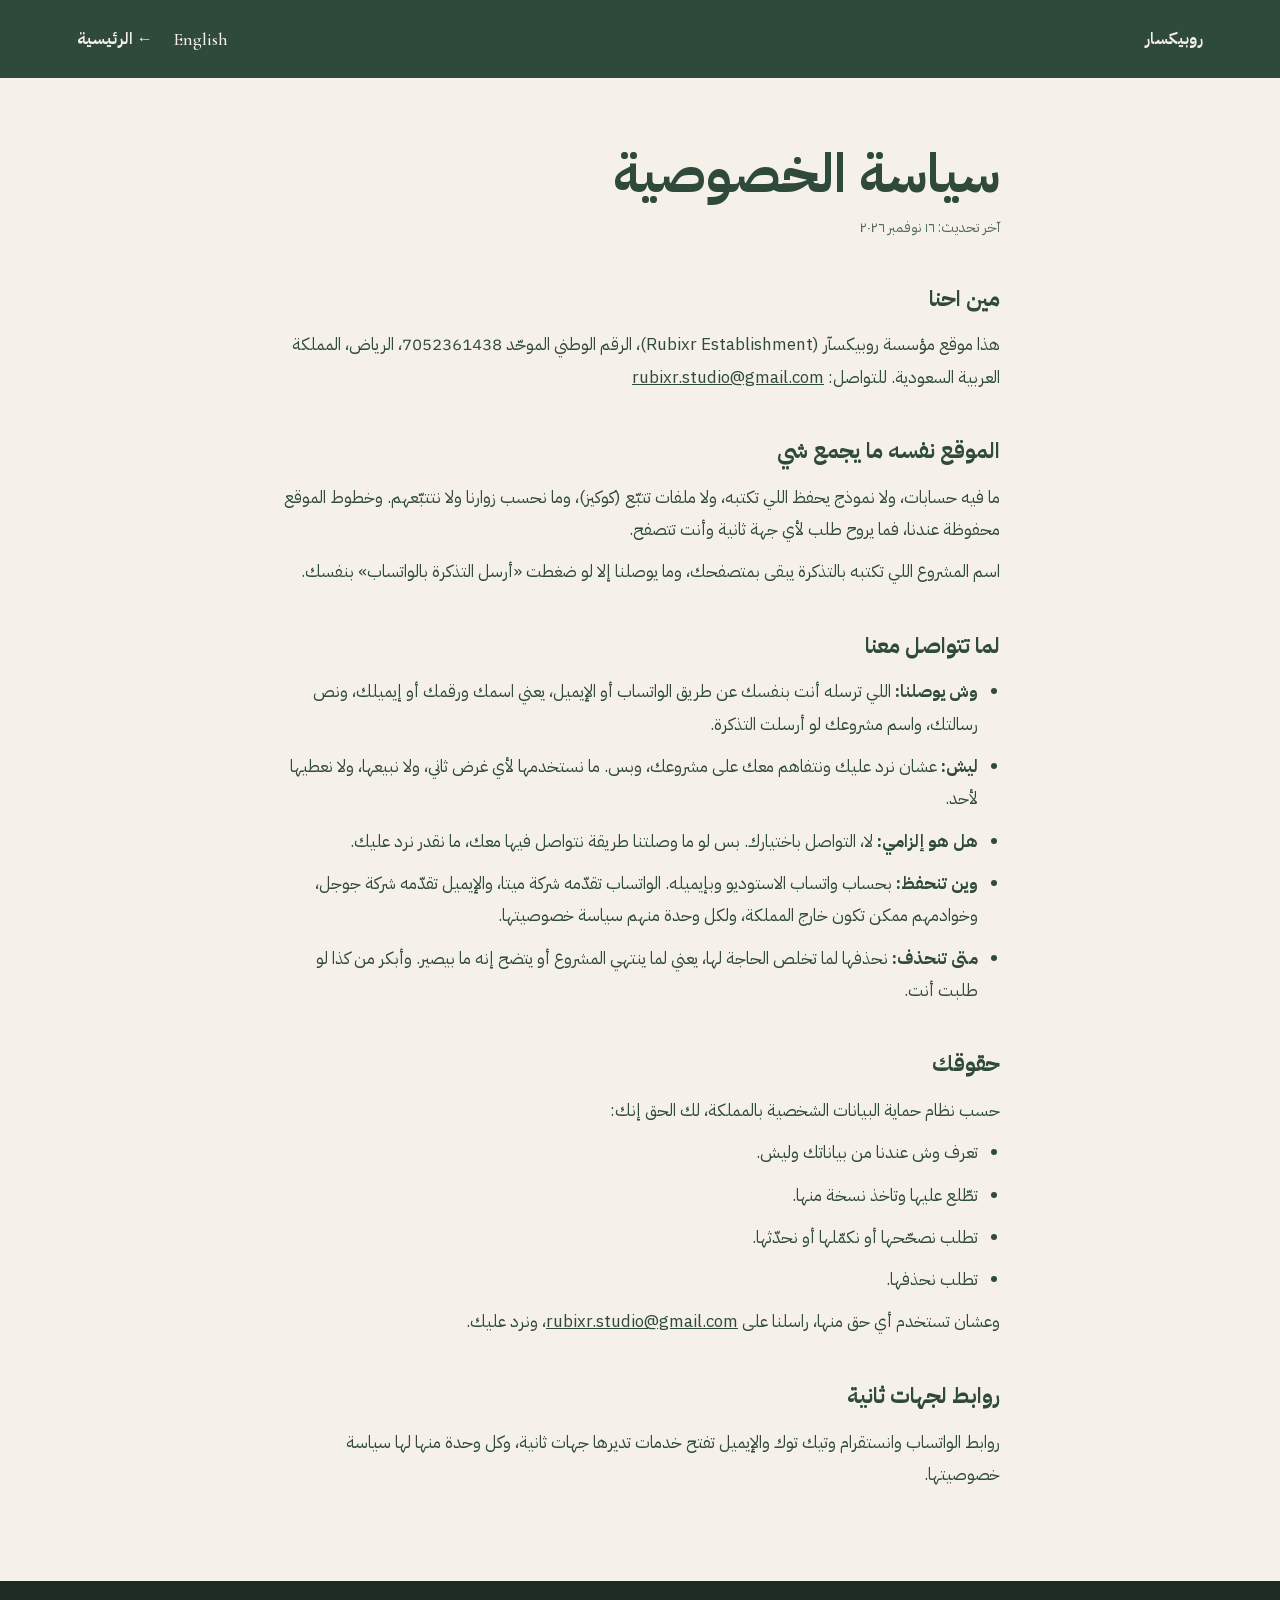
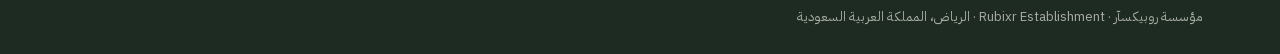
<file: privacy.html>
<!doctype html>
<html lang="ar" dir="rtl">
<head>
<meta charset="utf-8">
<meta name="viewport" content="width=device-width, initial-scale=1">
<title>سياسة الخصوصية | روبيكسار</title>
<link rel="alternate" hreflang="ar" href="https://rubixr.studio/privacy.html">
<link rel="alternate" hreflang="en" href="https://rubixr.studio/en/privacy.html">
<link rel="icon" href="assets/icon.svg" type="image/svg+xml">
<link rel="stylesheet" href="assets/fonts.css">
<style>
  :root{--green:#2F4A3A;--deep:#1d2b22;--cream:#F5F1E8;--sand:#C9C2B2}
  *{box-sizing:border-box;margin:0;padding:0}
  body{font-family:"IBM Plex Sans Arabic",Tahoma,sans-serif;background:var(--cream);color:var(--green);line-height:1.9}
  header{background:var(--green);color:var(--cream);padding:22px clamp(18px,6vw,96px);display:flex;justify-content:space-between;align-items:center}
  header a{color:var(--cream);text-decoration:none;font-weight:700}
  header nav{display:flex;gap:20px;align-items:center}
  header [lang=en]{font-family:"Cormorant Garamond",Georgia,serif;font-size:18px;font-weight:500}
  main{max-width:760px;margin:0 auto;padding:64px 20px 90px}
  h1{font-size:clamp(34px,5vw,54px);line-height:1.2}
  .date{margin-top:8px;opacity:.8;font-size:14px}
  h2{margin-top:36px;font-size:22px}
  p,li{margin-top:10px;font-size:17px}
  ul{padding-inline-start:22px}
  a{color:var(--green)}
  span[lang=en]{direction:ltr;unicode-bidi:isolate}
  footer{background:var(--deep);color:rgba(245,241,232,.65);padding:24px clamp(18px,6vw,96px);font-size:13px}
</style>
</head>
<body>
<header><a href="index.html">روبيكسار</a><nav><a href="en/privacy.html" lang="en" hreflang="en">English</a><a href="index.html">← الرئيسية</a></nav></header>
<main>
  <h1>سياسة الخصوصية</h1>
  <p class="date">آخر تحديث: ١٦ نوفمبر ٢٠٢٦</p>

  <h2>مين احنا</h2>
  <p>هذا موقع مؤسسة روبيكسآر (<span lang="en">Rubixr Establishment</span>)، الرقم الوطني الموحّد 7052361438، الرياض، المملكة العربية السعودية. للتواصل: <a href="mailto:rubixr.studio@gmail.com">rubixr.studio@gmail.com</a></p>

  <h2>الموقع نفسه ما يجمع شي</h2>
  <p>ما فيه حسابات، ولا نموذج يحفظ اللي تكتبه، ولا ملفات تتبّع (كوكيز)، وما نحسب زوارنا ولا نتتبّعهم. وخطوط الموقع محفوظة عندنا، فما يروح طلب لأي جهة ثانية وأنت تتصفح.</p>
  <p>اسم المشروع اللي تكتبه بالتذكرة يبقى بمتصفحك، وما يوصلنا إلا لو ضغطت «أرسل التذكرة بالواتساب» بنفسك.</p>

  <h2>لما تتواصل معنا</h2>
  <ul>
    <li><b>وش يوصلنا:</b> اللي ترسله أنت بنفسك عن طريق الواتساب أو الإيميل، يعني اسمك ورقمك أو إيميلك، ونص رسالتك، واسم مشروعك لو أرسلت التذكرة.</li>
    <li><b>ليش:</b> عشان نرد عليك ونتفاهم معك على مشروعك، وبس. ما نستخدمها لأي غرض ثاني، ولا نبيعها، ولا نعطيها لأحد.</li>
    <li><b>هل هو إلزامي:</b> لا، التواصل باختيارك. بس لو ما وصلتنا طريقة نتواصل فيها معك، ما نقدر نرد عليك.</li>
    <li><b>وين تنحفظ:</b> بحساب واتساب الاستوديو وبإيميله. الواتساب تقدّمه شركة ميتا، والإيميل تقدّمه شركة جوجل، وخوادمهم ممكن تكون خارج المملكة، ولكل وحدة منهم سياسة خصوصيتها.</li>
    <li><b>متى تنحذف:</b> نحذفها لما تخلص الحاجة لها، يعني لما ينتهي المشروع أو يتضح إنه ما بيصير. وأبكر من كذا لو طلبت أنت.</li>
  </ul>

  <h2>حقوقك</h2>
  <p>حسب نظام حماية البيانات الشخصية بالمملكة، لك الحق إنك:</p>
  <ul>
    <li>تعرف وش عندنا من بياناتك وليش.</li>
    <li>تطّلع عليها وتاخذ نسخة منها.</li>
    <li>تطلب نصحّحها أو نكمّلها أو نحدّثها.</li>
    <li>تطلب نحذفها.</li>
  </ul>
  <p>وعشان تستخدم أي حق منها، راسلنا على <a href="mailto:rubixr.studio@gmail.com">rubixr.studio@gmail.com</a>، ونرد عليك.</p>

  <h2>روابط لجهات ثانية</h2>
  <p>روابط الواتساب وانستقرام وتيك توك والإيميل تفتح خدمات تديرها جهات ثانية، وكل وحدة منها لها سياسة خصوصيتها.</p>
</main>
<footer>مؤسسة روبيكسآر · <span lang="en">Rubixr Establishment</span> · الرياض، المملكة العربية السعودية</footer>
</body>
</html>
</file>
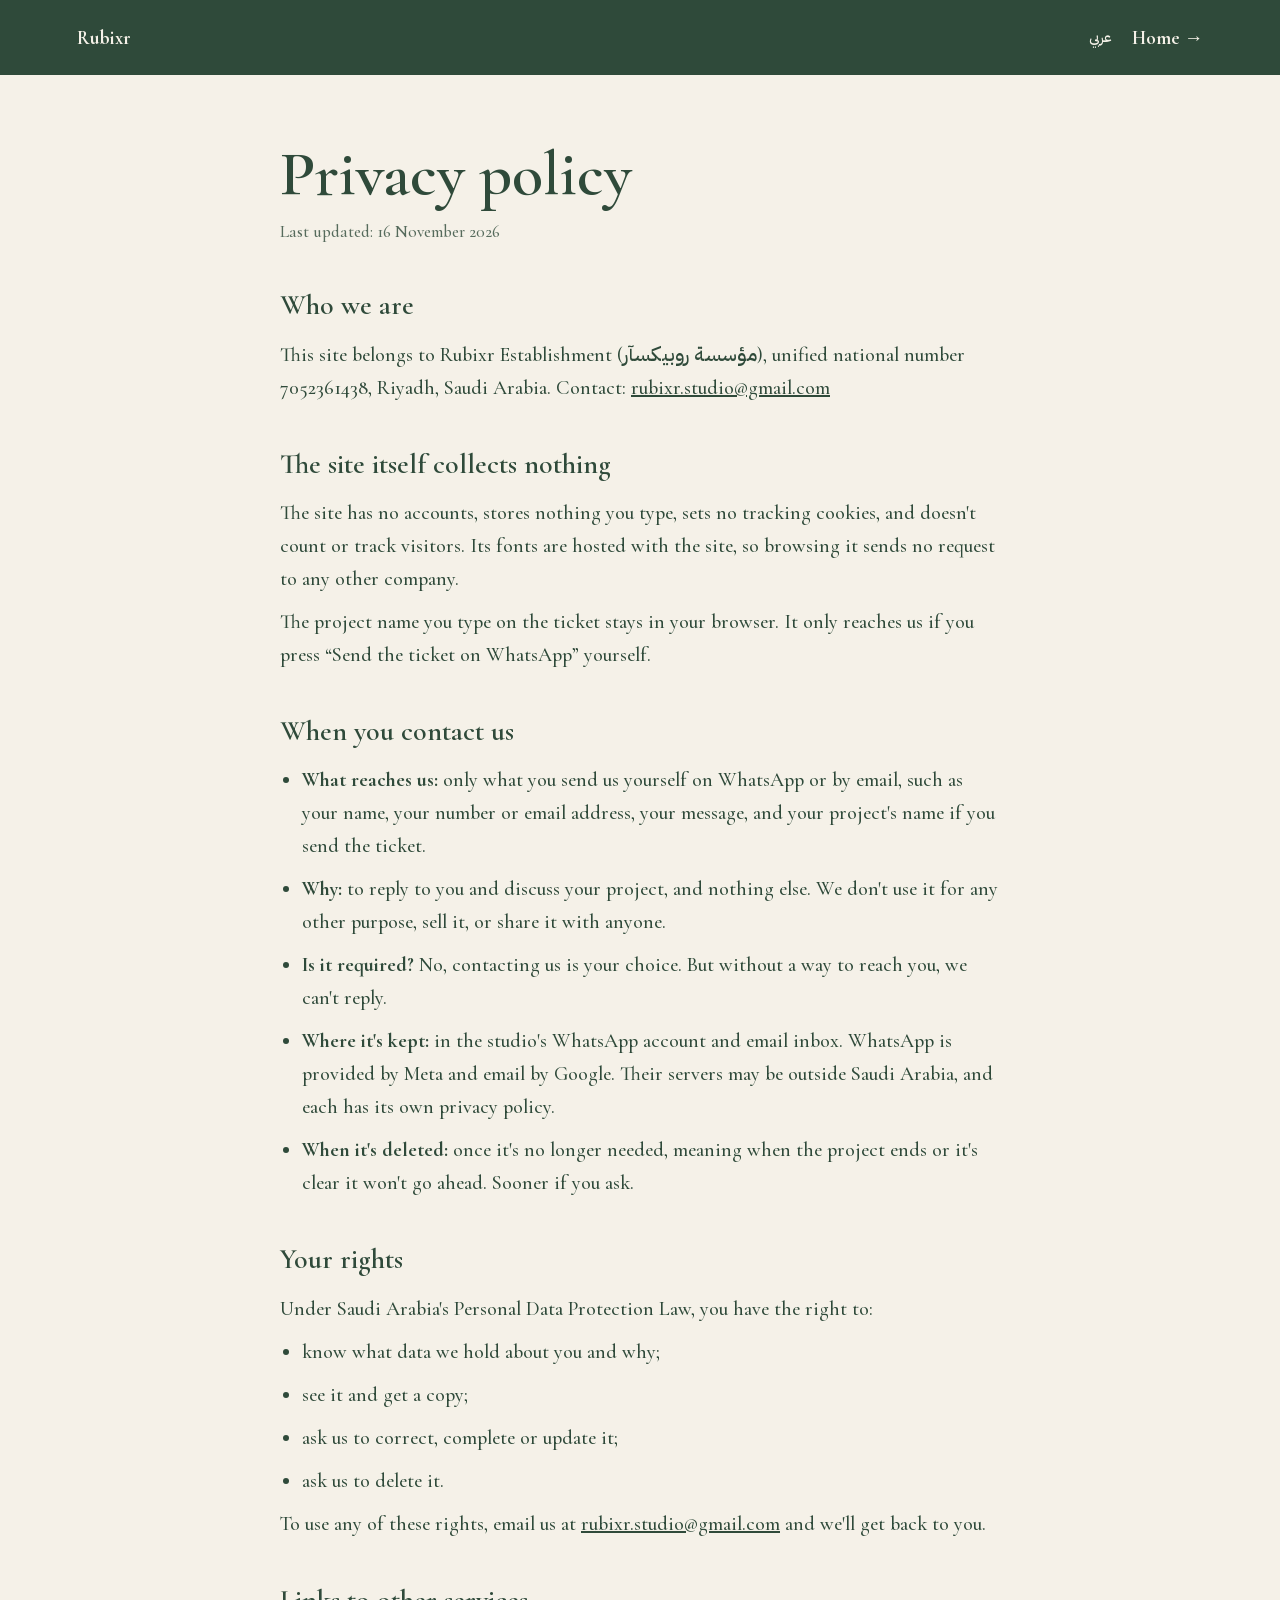
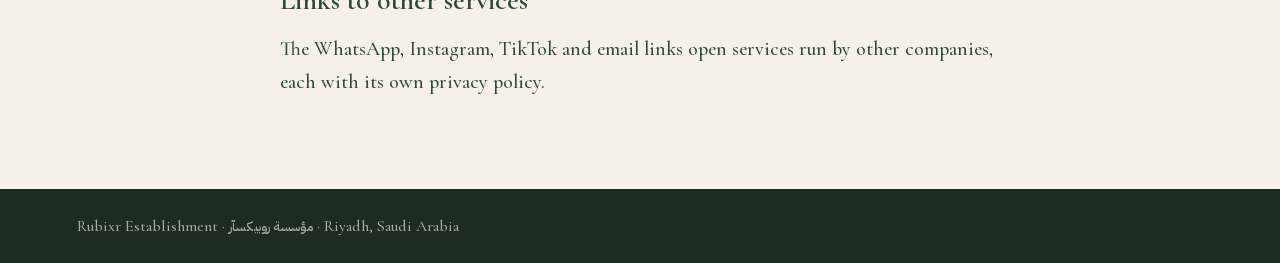
<file: en/privacy.html>
<!doctype html>
<html lang="en" dir="ltr">
<head>
<meta charset="utf-8">
<meta name="viewport" content="width=device-width, initial-scale=1">
<title>Privacy policy | Rubixr</title>
<link rel="alternate" hreflang="ar" href="https://rubixr.studio/privacy.html">
<link rel="alternate" hreflang="en" href="https://rubixr.studio/en/privacy.html">
<link rel="icon" href="../assets/icon.svg" type="image/svg+xml">
<link rel="stylesheet" href="../assets/fonts.css">
<style>
  :root{--green:#2F4A3A;--deep:#1d2b22;--cream:#F5F1E8;--sand:#C9C2B2}
  *{box-sizing:border-box;margin:0;padding:0}
  body{font-family:"Cormorant Garamond",Georgia,serif;font-weight:500;background:var(--cream);color:var(--green);line-height:1.65}
  [lang=ar]{font-family:"IBM Plex Sans Arabic",Tahoma,sans-serif}
  header{background:var(--green);color:var(--cream);padding:22px clamp(18px,6vw,96px);display:flex;justify-content:space-between;align-items:center;gap:16px;font-size:19px}
  header a{color:var(--cream);text-decoration:none;font-weight:700}
  header nav{display:flex;gap:20px;align-items:center}
  header [lang=ar]{font-size:14px;font-weight:500}
  main{max-width:760px;margin:0 auto;padding:64px 20px 90px}
  h1{font-size:clamp(40px,6vw,64px);font-weight:600;line-height:1.1}
  .date{margin-top:8px;opacity:.8;font-size:17px}
  h2{margin-top:36px;font-size:28px;font-weight:600}
  p,li{margin-top:10px;font-size:20px}
  b{font-weight:700}
  ul{padding-inline-start:22px}
  a{color:var(--green)}
  footer{background:var(--deep);color:rgba(245,241,232,.65);padding:24px clamp(18px,6vw,96px);font-size:16px}
  footer [lang=ar]{font-size:13px}
</style>
</head>
<body>
<header><a href="./">Rubixr</a><nav><a href="../privacy.html" lang="ar" hreflang="ar">عربي</a><a href="./">Home →</a></nav></header>
<main>
  <h1>Privacy policy</h1>
  <p class="date">Last updated: 16 November 2026</p>

  <h2>Who we are</h2>
  <p>This site belongs to Rubixr Establishment (<span lang="ar">مؤسسة روبيكسآر</span>), unified national number 7052361438, Riyadh, Saudi Arabia. Contact: <a href="mailto:rubixr.studio@gmail.com">rubixr.studio@gmail.com</a></p>

  <h2>The site itself collects nothing</h2>
  <p>The site has no accounts, stores nothing you type, sets no tracking cookies, and doesn't count or track visitors. Its fonts are hosted with the site, so browsing it sends no request to any other company.</p>
  <p>The project name you type on the ticket stays in your browser. It only reaches us if you press “Send the ticket on WhatsApp” yourself.</p>

  <h2>When you contact us</h2>
  <ul>
    <li><b>What reaches us:</b> only what you send us yourself on WhatsApp or by email, such as your name, your number or email address, your message, and your project's name if you send the ticket.</li>
    <li><b>Why:</b> to reply to you and discuss your project, and nothing else. We don't use it for any other purpose, sell it, or share it with anyone.</li>
    <li><b>Is it required?</b> No, contacting us is your choice. But without a way to reach you, we can't reply.</li>
    <li><b>Where it's kept:</b> in the studio's WhatsApp account and email inbox. WhatsApp is provided by Meta and email by Google. Their servers may be outside Saudi Arabia, and each has its own privacy policy.</li>
    <li><b>When it's deleted:</b> once it's no longer needed, meaning when the project ends or it's clear it won't go ahead. Sooner if you ask.</li>
  </ul>

  <h2>Your rights</h2>
  <p>Under Saudi Arabia's Personal Data Protection Law, you have the right to:</p>
  <ul>
    <li>know what data we hold about you and why;</li>
    <li>see it and get a copy;</li>
    <li>ask us to correct, complete or update it;</li>
    <li>ask us to delete it.</li>
  </ul>
  <p>To use any of these rights, email us at <a href="mailto:rubixr.studio@gmail.com">rubixr.studio@gmail.com</a> and we'll get back to you.</p>

  <h2>Links to other services</h2>
  <p>The WhatsApp, Instagram, TikTok and email links open services run by other companies, each with its own privacy policy.</p>
</main>
<footer>Rubixr Establishment · <span lang="ar">مؤسسة روبيكسآر</span> · Riyadh, Saudi Arabia</footer>
</body>
</html>
</file>
<file: assets/fonts.css>
/* خطوط الموقع محلية (بدل خدمة خطوط جوجل) — IBM Plex Sans Arabic و Cormorant Garamond، رخصة SIL OFL */
@font-face{font-family:'Cormorant Garamond';font-style:italic;font-weight:500;font-display:swap;src:url(fonts/CormorantGaramond-500i-latin.woff2) format('woff2');unicode-range:U+0000-00FF, U+0131, U+0152-0153, U+02BB-02BC, U+02C6, U+02DA, U+02DC, U+0304, U+0308, U+0329, U+2000-206F, U+20AC, U+2122, U+2191, U+2193, U+2212, U+2215, U+FEFF, U+FFFD}
@font-face{font-family:'Cormorant Garamond';font-style:normal;font-weight:500;font-display:swap;src:url(fonts/CormorantGaramond-500-latin.woff2) format('woff2');unicode-range:U+0000-00FF, U+0131, U+0152-0153, U+02BB-02BC, U+02C6, U+02DA, U+02DC, U+0304, U+0308, U+0329, U+2000-206F, U+20AC, U+2122, U+2191, U+2193, U+2212, U+2215, U+FEFF, U+FFFD}
@font-face{font-family:'Cormorant Garamond';font-style:normal;font-weight:600;font-display:swap;src:url(fonts/CormorantGaramond-500-latin.woff2) format('woff2');unicode-range:U+0000-00FF, U+0131, U+0152-0153, U+02BB-02BC, U+02C6, U+02DA, U+02DC, U+0304, U+0308, U+0329, U+2000-206F, U+20AC, U+2122, U+2191, U+2193, U+2212, U+2215, U+FEFF, U+FFFD}
@font-face{font-family:'Cormorant Garamond';font-style:normal;font-weight:700;font-display:swap;src:url(fonts/CormorantGaramond-500-latin.woff2) format('woff2');unicode-range:U+0000-00FF, U+0131, U+0152-0153, U+02BB-02BC, U+02C6, U+02DA, U+02DC, U+0304, U+0308, U+0329, U+2000-206F, U+20AC, U+2122, U+2191, U+2193, U+2212, U+2215, U+FEFF, U+FFFD}
@font-face{font-family:'IBM Plex Sans Arabic';font-style:normal;font-weight:400;font-display:swap;src:url(fonts/IBMPlexSansArabic-400-arabic.woff2) format('woff2');unicode-range:U+0600-06FF, U+0750-077F, U+0870-0891, U+0897-08E1, U+08E3-08FF, U+200C-200E, U+2010-2011, U+204F, U+2E41, U+FB50-FDFF, U+FE70-FE74, U+FE76-FEFC, U+102E0-102FB, U+10E60-10E7E, U+10EC2-10EC7, U+10EC9-10EEE, U+10EF0-10EFF, U+1EE00-1EE03, U+1EE05-1EE1F, U+1EE21-1EE22, U+1EE24, U+1EE27, U+1EE29-1EE32, U+1EE34-1EE37, U+1EE39, U+1EE3B, U+1EE42, U+1EE47, U+1EE49, U+1EE4B, U+1EE4D-1EE4F, U+1EE51-1EE52, U+1EE54, U+1EE57, U+1EE59, U+1EE5B, U+1EE5D, U+1EE5F, U+1EE61-1EE62, U+1EE64, U+1EE67-1EE6A, U+1EE6C-1EE72, U+1EE74-1EE77, U+1EE79-1EE7C, U+1EE7E, U+1EE80-1EE89, U+1EE8B-1EE9B, U+1EEA1-1EEA3, U+1EEA5-1EEA9, U+1EEAB-1EEBB, U+1EEF0-1EEF1}
@font-face{font-family:'IBM Plex Sans Arabic';font-style:normal;font-weight:400;font-display:swap;src:url(fonts/IBMPlexSansArabic-400-latin.woff2) format('woff2');unicode-range:U+0000-00FF, U+0131, U+0152-0153, U+02BB-02BC, U+02C6, U+02DA, U+02DC, U+0304, U+0308, U+0329, U+2000-206F, U+20AC, U+2122, U+2191, U+2193, U+2212, U+2215, U+FEFF, U+FFFD}
@font-face{font-family:'IBM Plex Sans Arabic';font-style:normal;font-weight:500;font-display:swap;src:url(fonts/IBMPlexSansArabic-500-arabic.woff2) format('woff2');unicode-range:U+0600-06FF, U+0750-077F, U+0870-0891, U+0897-08E1, U+08E3-08FF, U+200C-200E, U+2010-2011, U+204F, U+2E41, U+FB50-FDFF, U+FE70-FE74, U+FE76-FEFC, U+102E0-102FB, U+10E60-10E7E, U+10EC2-10EC7, U+10EC9-10EEE, U+10EF0-10EFF, U+1EE00-1EE03, U+1EE05-1EE1F, U+1EE21-1EE22, U+1EE24, U+1EE27, U+1EE29-1EE32, U+1EE34-1EE37, U+1EE39, U+1EE3B, U+1EE42, U+1EE47, U+1EE49, U+1EE4B, U+1EE4D-1EE4F, U+1EE51-1EE52, U+1EE54, U+1EE57, U+1EE59, U+1EE5B, U+1EE5D, U+1EE5F, U+1EE61-1EE62, U+1EE64, U+1EE67-1EE6A, U+1EE6C-1EE72, U+1EE74-1EE77, U+1EE79-1EE7C, U+1EE7E, U+1EE80-1EE89, U+1EE8B-1EE9B, U+1EEA1-1EEA3, U+1EEA5-1EEA9, U+1EEAB-1EEBB, U+1EEF0-1EEF1}
@font-face{font-family:'IBM Plex Sans Arabic';font-style:normal;font-weight:500;font-display:swap;src:url(fonts/IBMPlexSansArabic-500-latin.woff2) format('woff2');unicode-range:U+0000-00FF, U+0131, U+0152-0153, U+02BB-02BC, U+02C6, U+02DA, U+02DC, U+0304, U+0308, U+0329, U+2000-206F, U+20AC, U+2122, U+2191, U+2193, U+2212, U+2215, U+FEFF, U+FFFD}
@font-face{font-family:'IBM Plex Sans Arabic';font-style:normal;font-weight:700;font-display:swap;src:url(fonts/IBMPlexSansArabic-700-arabic.woff2) format('woff2');unicode-range:U+0600-06FF, U+0750-077F, U+0870-0891, U+0897-08E1, U+08E3-08FF, U+200C-200E, U+2010-2011, U+204F, U+2E41, U+FB50-FDFF, U+FE70-FE74, U+FE76-FEFC, U+102E0-102FB, U+10E60-10E7E, U+10EC2-10EC7, U+10EC9-10EEE, U+10EF0-10EFF, U+1EE00-1EE03, U+1EE05-1EE1F, U+1EE21-1EE22, U+1EE24, U+1EE27, U+1EE29-1EE32, U+1EE34-1EE37, U+1EE39, U+1EE3B, U+1EE42, U+1EE47, U+1EE49, U+1EE4B, U+1EE4D-1EE4F, U+1EE51-1EE52, U+1EE54, U+1EE57, U+1EE59, U+1EE5B, U+1EE5D, U+1EE5F, U+1EE61-1EE62, U+1EE64, U+1EE67-1EE6A, U+1EE6C-1EE72, U+1EE74-1EE77, U+1EE79-1EE7C, U+1EE7E, U+1EE80-1EE89, U+1EE8B-1EE9B, U+1EEA1-1EEA3, U+1EEA5-1EEA9, U+1EEAB-1EEBB, U+1EEF0-1EEF1}
@font-face{font-family:'IBM Plex Sans Arabic';font-style:normal;font-weight:700;font-display:swap;src:url(fonts/IBMPlexSansArabic-700-latin.woff2) format('woff2');unicode-range:U+0000-00FF, U+0131, U+0152-0153, U+02BB-02BC, U+02C6, U+02DA, U+02DC, U+0304, U+0308, U+0329, U+2000-206F, U+20AC, U+2122, U+2191, U+2193, U+2212, U+2215, U+FEFF, U+FFFD}
</file>
